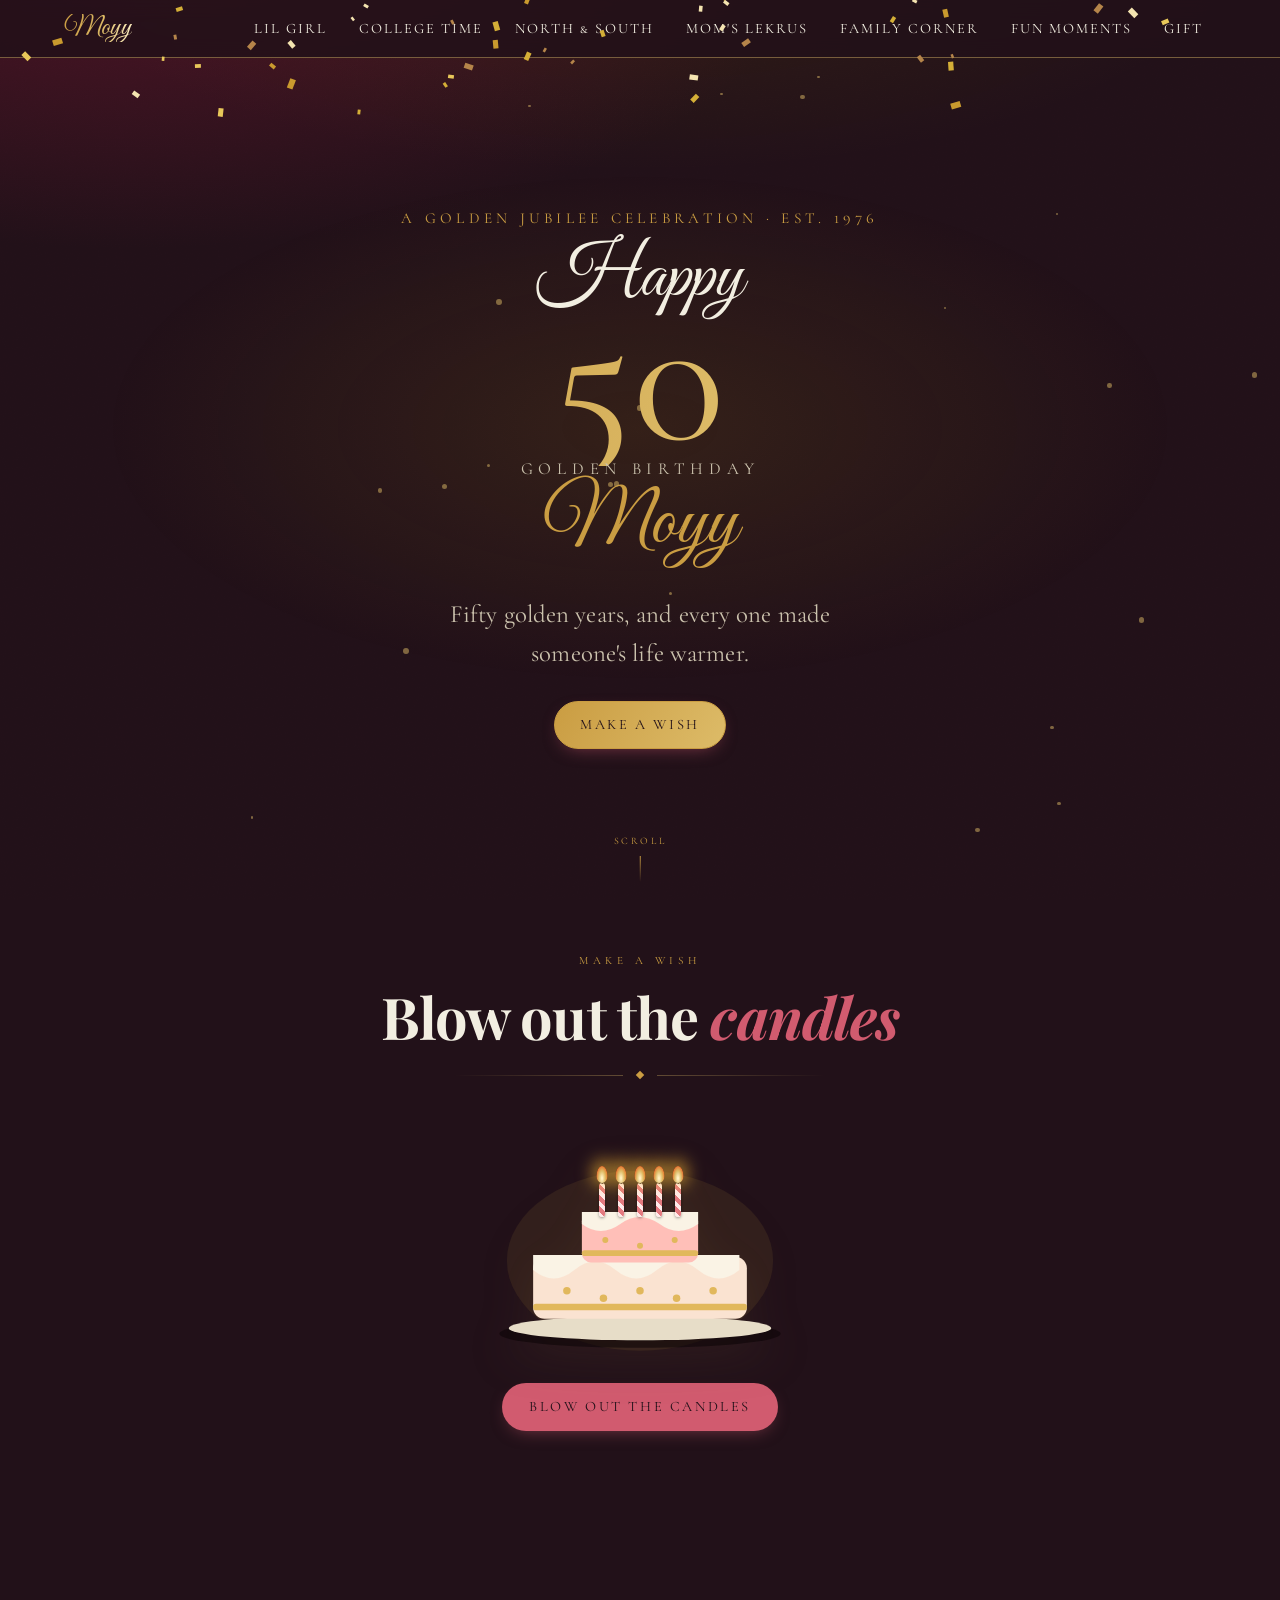
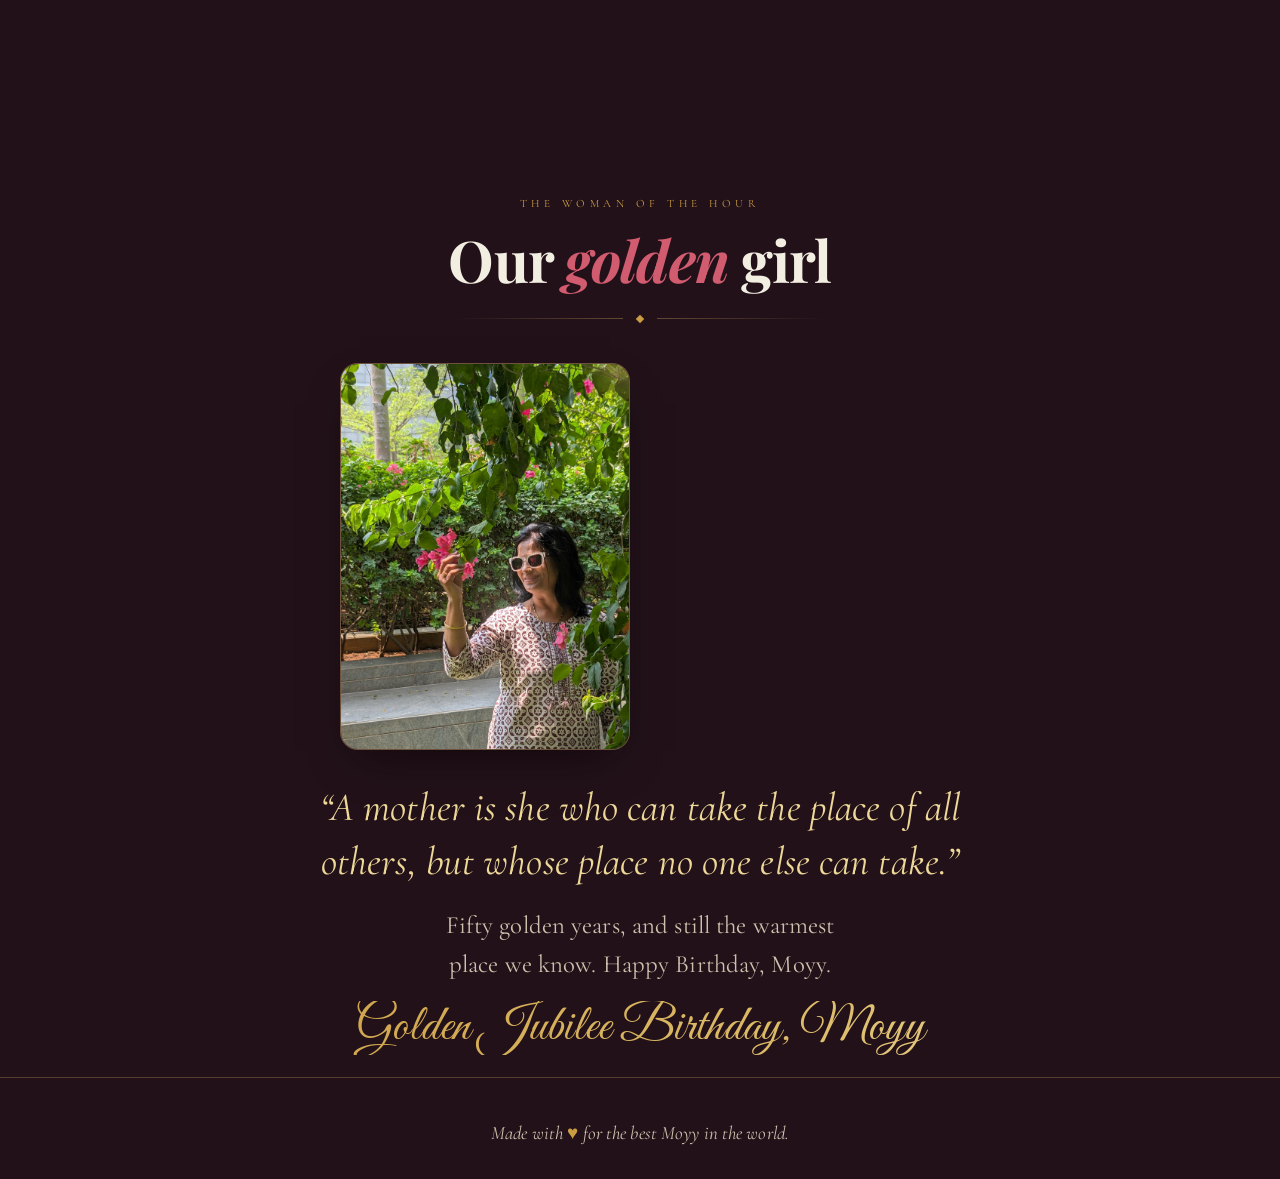
<file: index.html>
<!DOCTYPE html>
<html lang="en">
<head>
<meta charset="UTF-8" />
<meta name="viewport" content="width=device-width, initial-scale=1.0, viewport-fit=cover" />
<meta name="theme-color" content="#c99a2e" />
<title>Golden Jubilee · Happy 50th Birthday</title>
<meta name="description" content="A golden-jubilee keepsake for Mom's 50th birthday." />
<link rel="preconnect" href="https://fonts.googleapis.com" />
<link rel="preconnect" href="https://fonts.gstatic.com" crossorigin />
<link href="https://fonts.googleapis.com/css2?family=Playfair+Display:ital,wght@0,500;0,700;1,500&family=Cormorant+Garamond:ital,wght@0,400;0,500;0,600;1,400&family=Cormorant+SC:wght@500;600&family=Great+Vibes&display=swap" rel="stylesheet" />
<link rel="stylesheet" href="assets/style.css" />
</head>
<body data-page="home">
<canvas id="confetti"></canvas>

<header class="hero">
  <div class="hero-inner">
    <p class="kicker" data-cfg-static>A Golden Jubilee Celebration · Est. <span data-cfg="estYear">1976</span></p>
    <div class="happy">Happy</div>
    <div class="num foil">50</div>
    <div class="goldenjub">Golden Birthday</div>
    <div class="name script" data-cfg="momName">Mom</div>
    <p class="tag" data-cfg="tagline">Fifty golden years, and every one made someone's life warmer.</p>
    <div class="hero-cta">
      <a class="btn gold" href="#fun">Make a wish</a>
    </div>
  </div>
  <a class="scroll-cue" href="#fun" aria-label="Scroll down">Scroll<span></span></a>
</header>

<main class="wrap">
  <!-- FUN: blow out the candles -->
  <section id="fun" class="page">
    <div class="center">
      <p class="eyebrow reveal">Make a wish</p>
      <h2 class="page-title reveal">Blow out the <em>candles</em></h2>
      <div class="deco reveal"><span class="diamonds"><i></i><i></i><i></i></span><span class="dot"></span><span class="diamonds"><i></i><i></i><i></i></span></div>
    </div>
    <div class="cake-stage">
      <div class="cake reveal">
        <div class="candles" id="candles"></div>
        <svg viewBox="0 0 320 250" role="img" aria-label="A birthday cake">
          <!-- soft warm glow -->
          <ellipse cx="160" cy="150" rx="142" ry="96" fill="oklch(0.72 0.12 85 / 0.10)"/>
          <!-- plate -->
          <ellipse cx="160" cy="228" rx="150" ry="15" fill="oklch(0.12 0.02 350 / 0.55)"/>
          <ellipse cx="160" cy="222" rx="140" ry="13" fill="oklch(0.90 0.03 85)"/>
          <!-- bottom tier -->
          <rect x="46" y="146" width="228" height="66" rx="12" fill="oklch(0.93 0.035 60)"/>
          <path d="M46 160 q22 18 44 0 q22 -18 44 0 q22 18 44 0 q22 -18 44 0 q22 18 44 0 v-16 H46 Z" fill="oklch(0.965 0.02 85)"/>
          <rect x="46" y="196" width="228" height="7" rx="3" fill="oklch(0.80 0.12 85)"/>
          <!-- top tier -->
          <rect x="98" y="98" width="124" height="54" rx="10" fill="oklch(0.86 0.075 25)"/>
          <path d="M98 111 q20 15 41 0 q20 -15 42 0 q20 15 41 0 v-13 H98 Z" fill="oklch(0.965 0.02 85)"/>
          <rect x="98" y="139" width="124" height="6" rx="3" fill="oklch(0.80 0.12 85)"/>
          <!-- gold dots -->
          <g fill="oklch(0.80 0.12 85)">
            <circle cx="82" cy="182" r="4"/><circle cx="121" cy="190" r="4"/><circle cx="160" cy="182" r="4"/><circle cx="199" cy="190" r="4"/><circle cx="238" cy="182" r="4"/>
            <circle cx="123" cy="128" r="3.2"/><circle cx="160" cy="134" r="3.2"/><circle cx="197" cy="128" r="3.2"/>
          </g>
        </svg>
      </div>
      <button class="btn" id="blow-btn">Blow out the candles</button>
      <div class="cake-msg" id="cake-msg">
        <p class="big script" data-cfg="wishText">Here's to you, always.</p>
        <p data-cfg="wishSub">Fifty candles, and not one shines as bright as you do. We love you. ✨</p>
        <a class="btn gold" href="gift.html" style="margin-top:0.6rem;">Open your gift</a>
      </div>
    </div>
  </section>

  <!-- MOM PHOTO SHOWCASE -->
  <section id="showcase" class="page">
    <div class="center">
      <p class="eyebrow reveal">The woman of the hour</p>
      <h2 class="page-title reveal">Our <em>golden</em> girl</h2>
      <div class="deco reveal"><span class="diamonds"><i></i><i></i><i></i></span><span class="dot"></span><span class="diamonds"><i></i><i></i><i></i></span></div>
    </div>
    <div class="photo-showcase" data-photos="momPhotos"></div>
    <div class="center" style="margin-top:1.9rem;">
      <blockquote class="pull-quote reveal">&ldquo;A mother is she who can take the place of all others, but whose place no one else can take.&rdquo;</blockquote>
      <p class="lead reveal">Fifty golden years, and still the warmest place we know. Happy Birthday, Moyy.</p>
      <p class="script foil reveal" style="font-size:clamp(1.9rem,10vw,3.2rem); line-height:1.05; margin:0.6rem 0 0;">Golden Jubilee Birthday, Moyy</p>
    </div>
  </section>

</main>

<script src="assets/config.js"></script>
<script src="assets/app.js"></script>
</body>
</html>
</file>
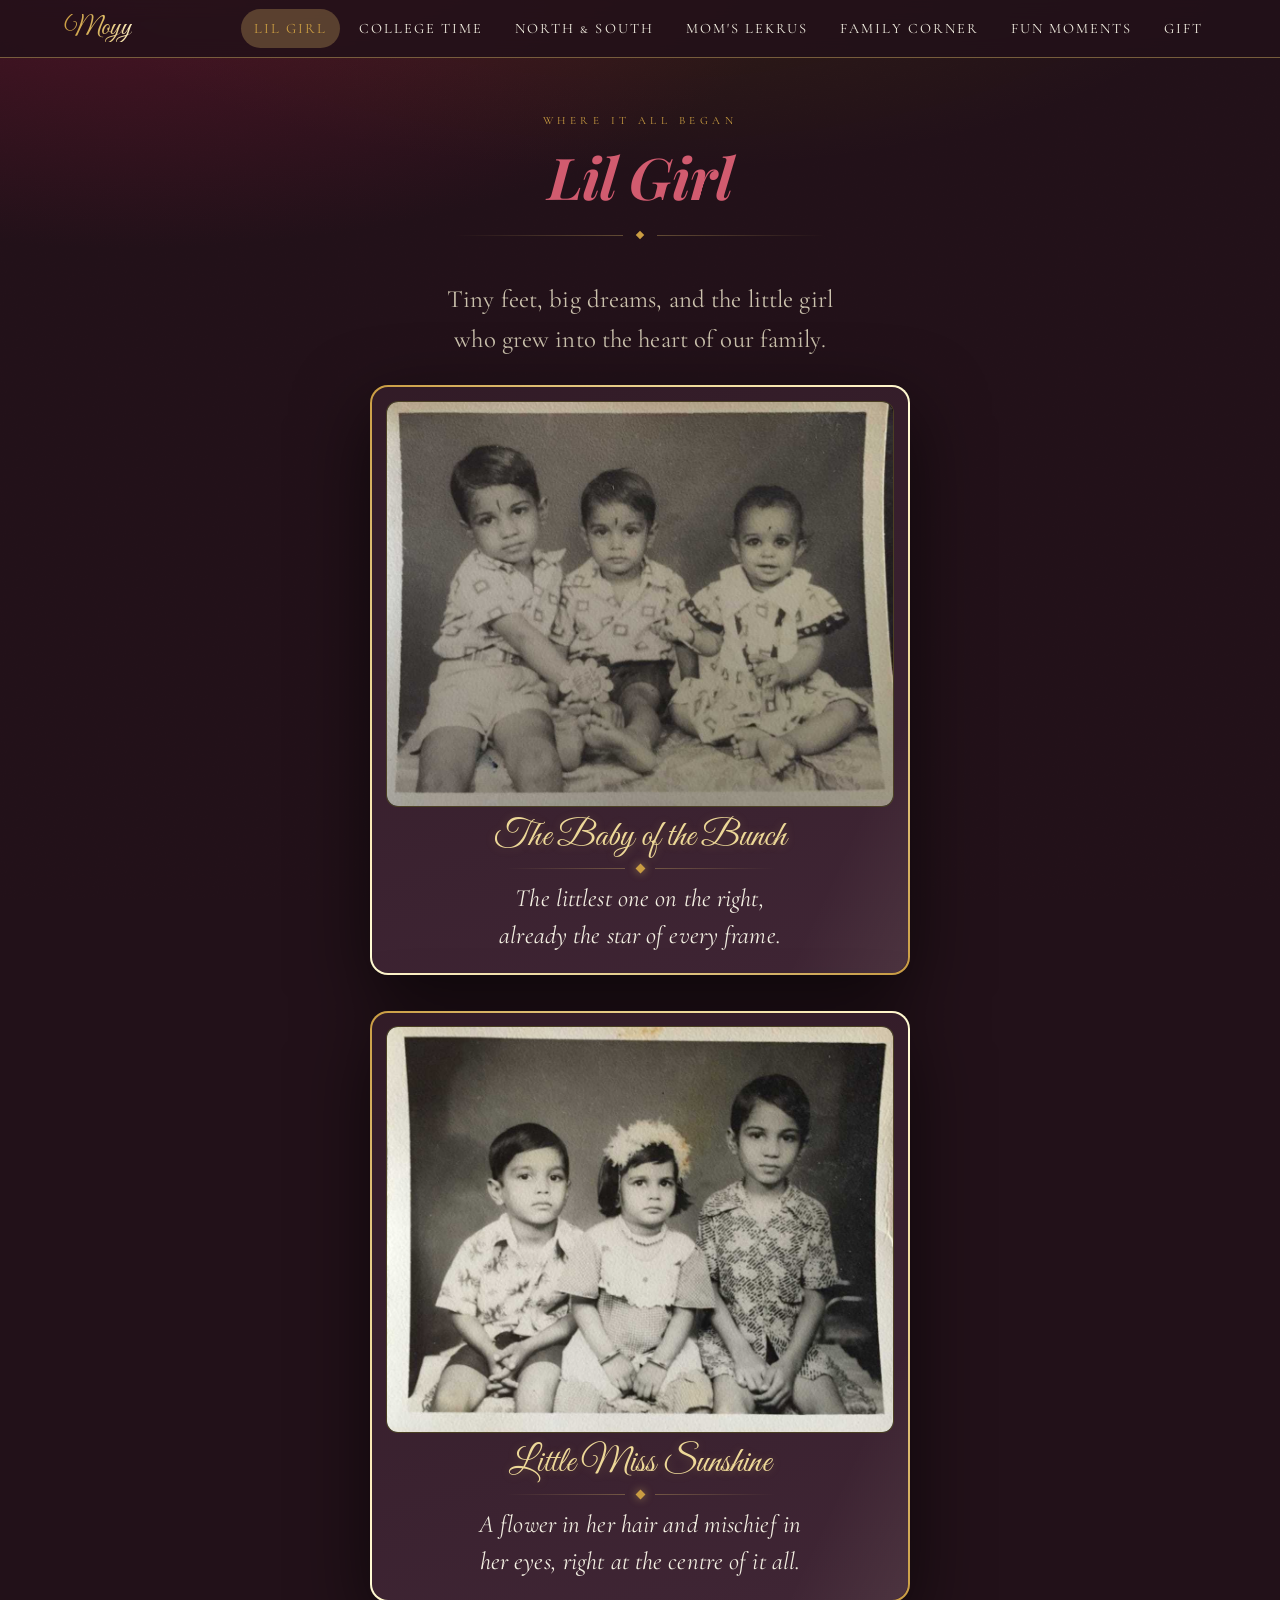
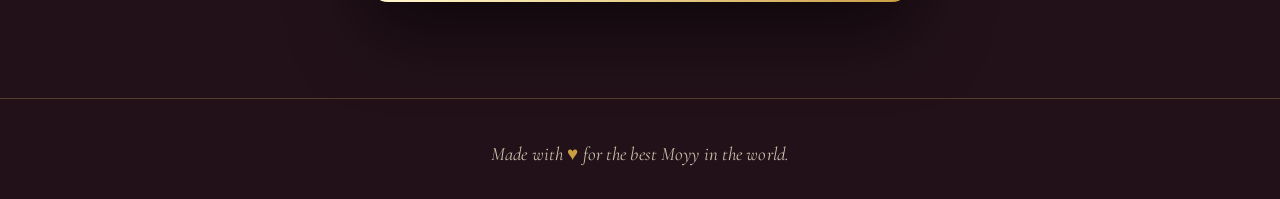
<file: bachpan.html>
<!DOCTYPE html>
<html lang="en">
<head>
<meta charset="UTF-8" />
<meta name="viewport" content="width=device-width, initial-scale=1.0, viewport-fit=cover" />
<meta name="theme-color" content="#c99a2e" />
<title>Lil Girl</title>
<link rel="preconnect" href="https://fonts.googleapis.com" />
<link rel="preconnect" href="https://fonts.gstatic.com" crossorigin />
<link href="https://fonts.googleapis.com/css2?family=Playfair+Display:ital,wght@0,500;0,700;1,500&family=Cormorant+Garamond:ital,wght@0,400;0,500;0,600;1,400&family=Cormorant+SC:wght@500;600&family=Great+Vibes&display=swap" rel="stylesheet" />
<link rel="stylesheet" href="assets/style.css" />
</head>
<body data-page="bachpan">
<main class="wrap">
  <section class="page">
    <div class="center">
      <p class="eyebrow reveal">Where it all began</p>
      <h1 class="page-title reveal"><em>Lil Girl</em></h1>
      <div class="deco reveal"><span class="diamonds"><i></i><i></i><i></i></span><span class="dot"></span><span class="diamonds"><i></i><i></i><i></i></span></div>
      <p class="lead reveal">Tiny feet, big dreams, and the little girl who grew into the heart of our family.</p>
    </div>

    <div class="cardstack" data-cards="bachpanStory"></div>
  </section>
</main>
<script src="assets/config.js"></script>
<script src="assets/app.js"></script>
</body>
</html>
</file>
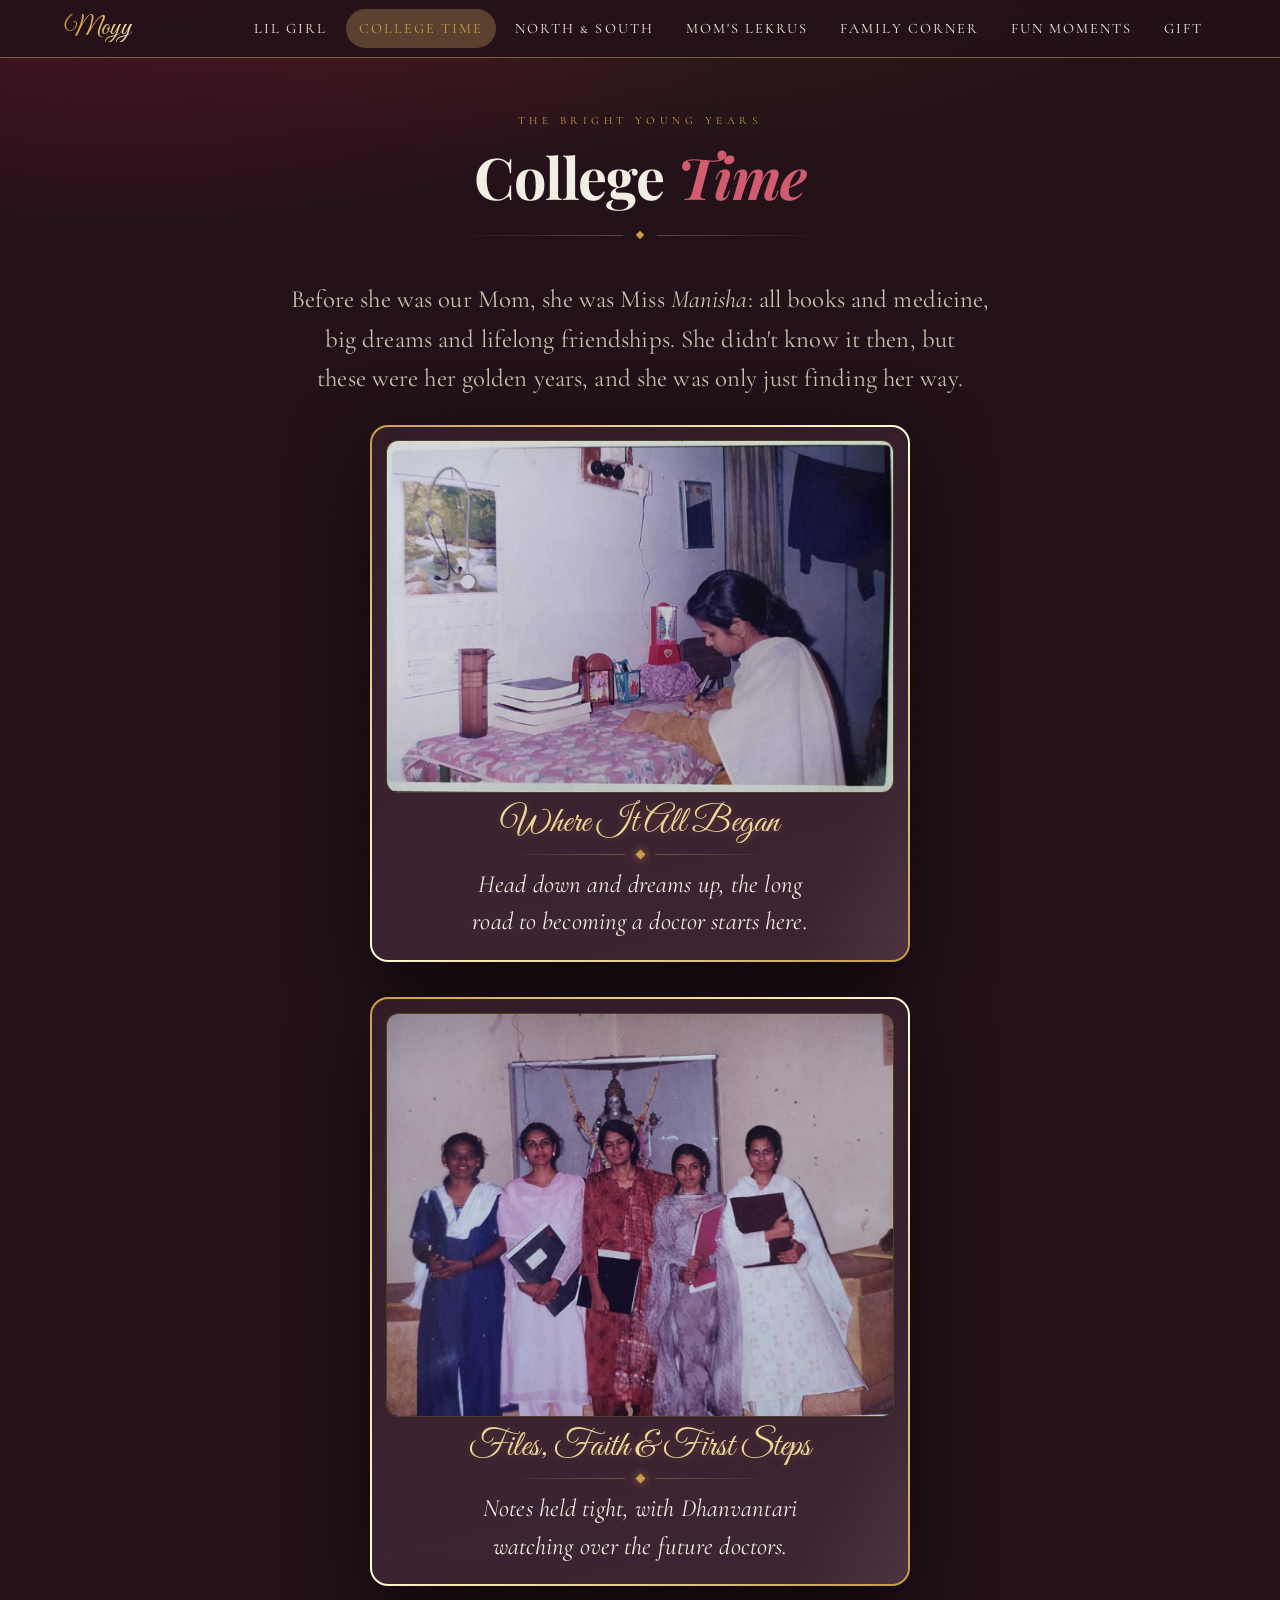
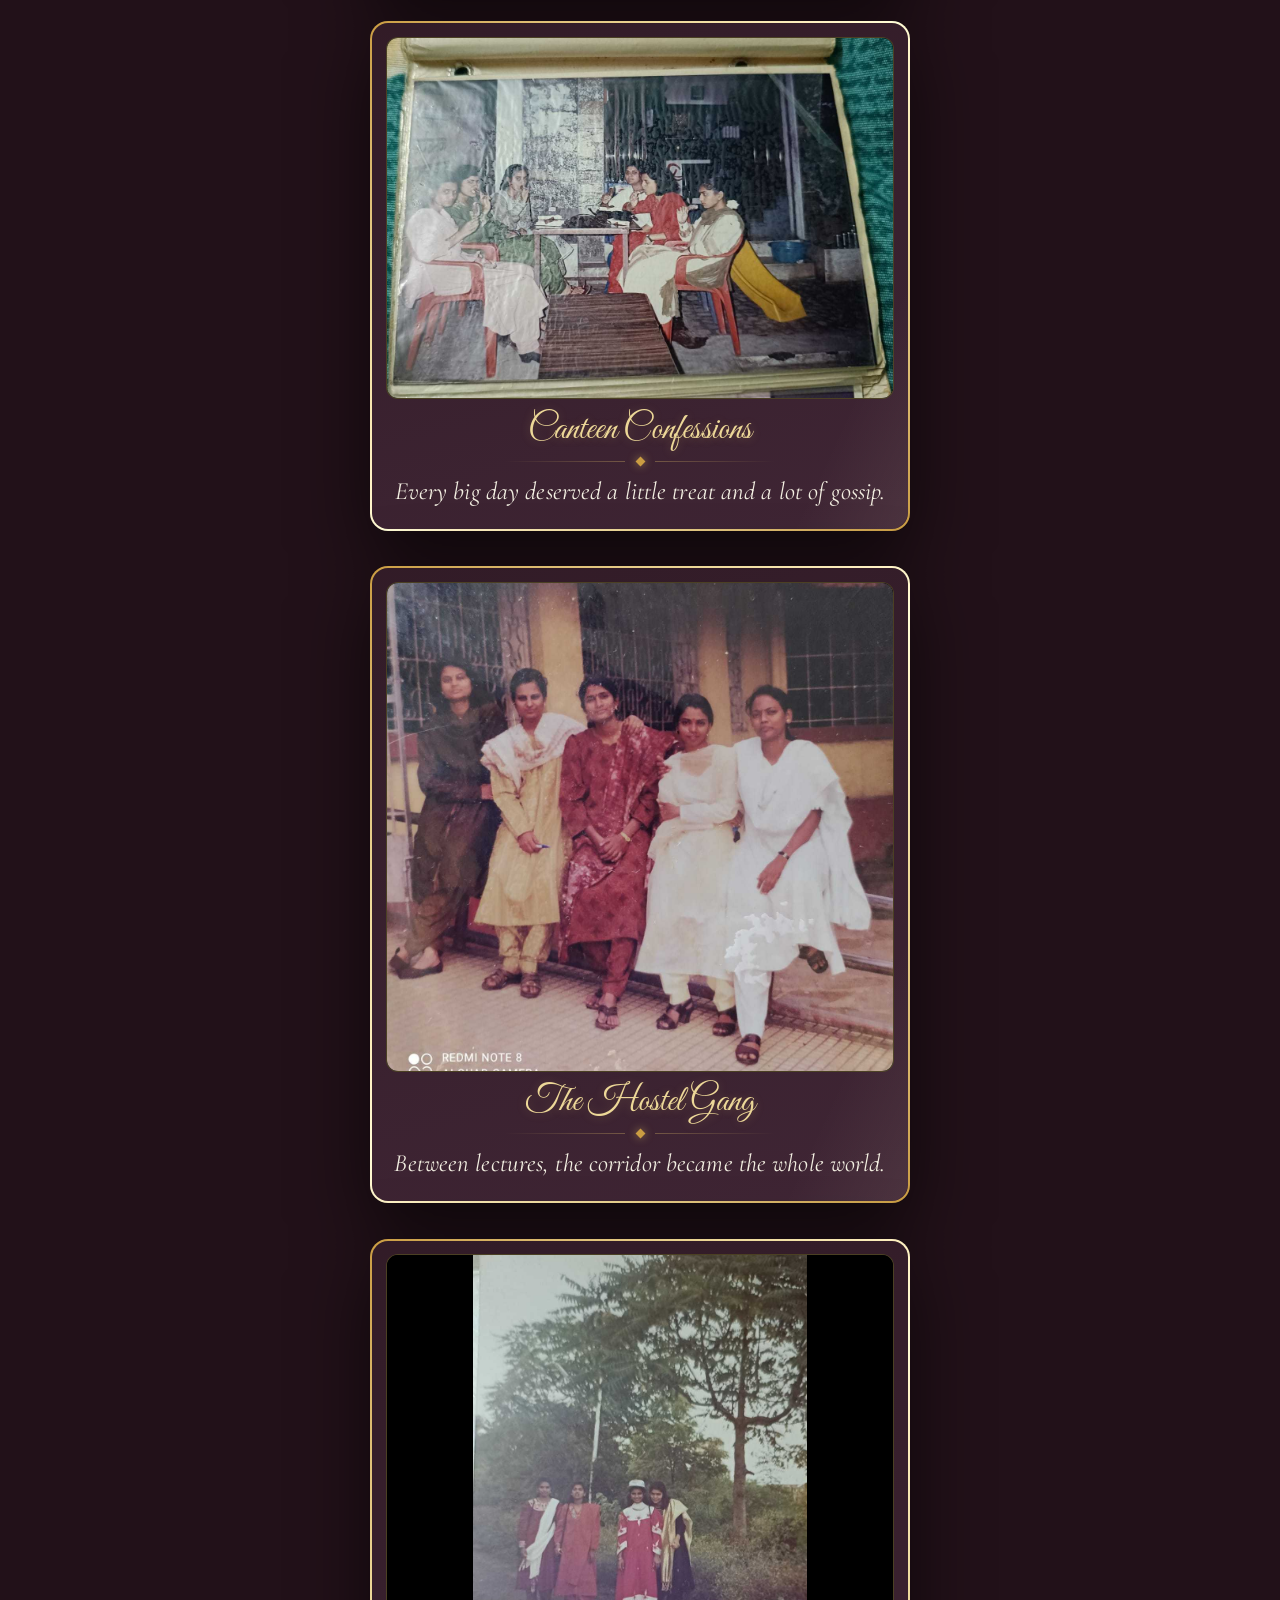
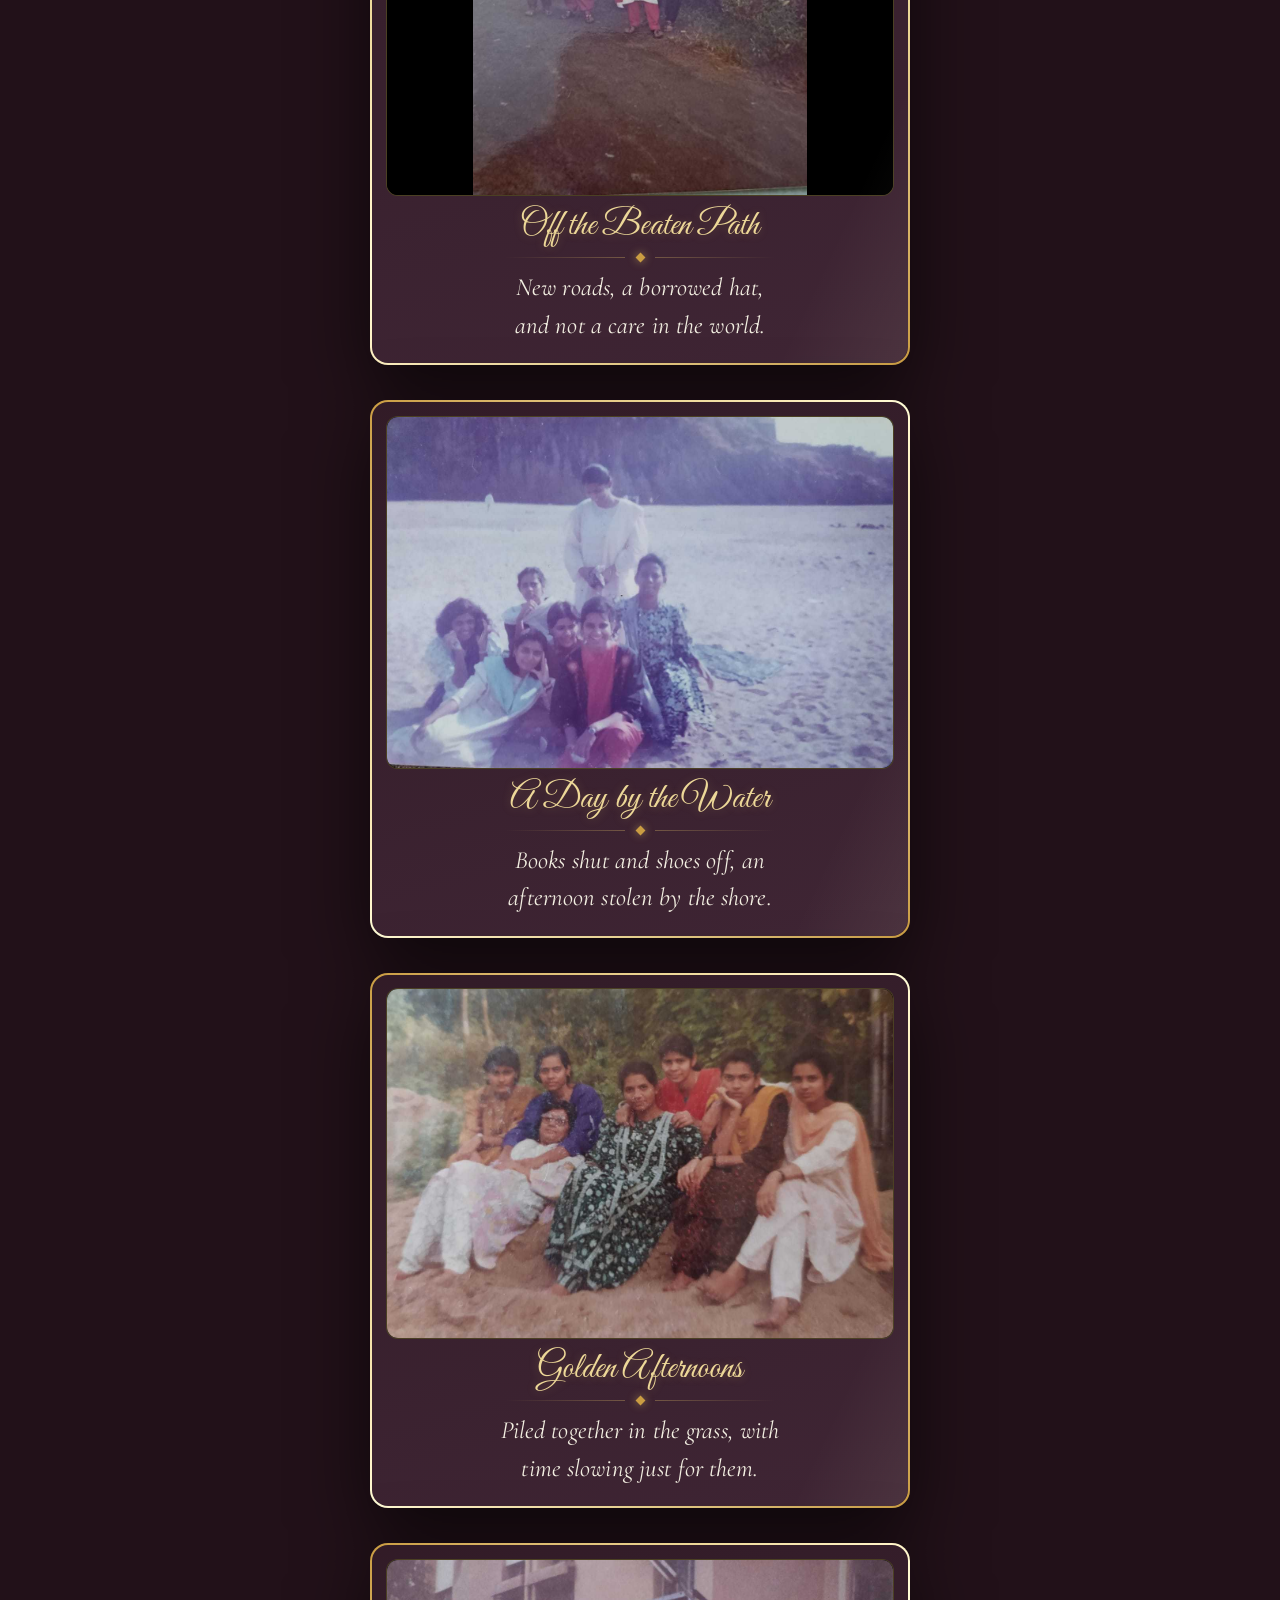
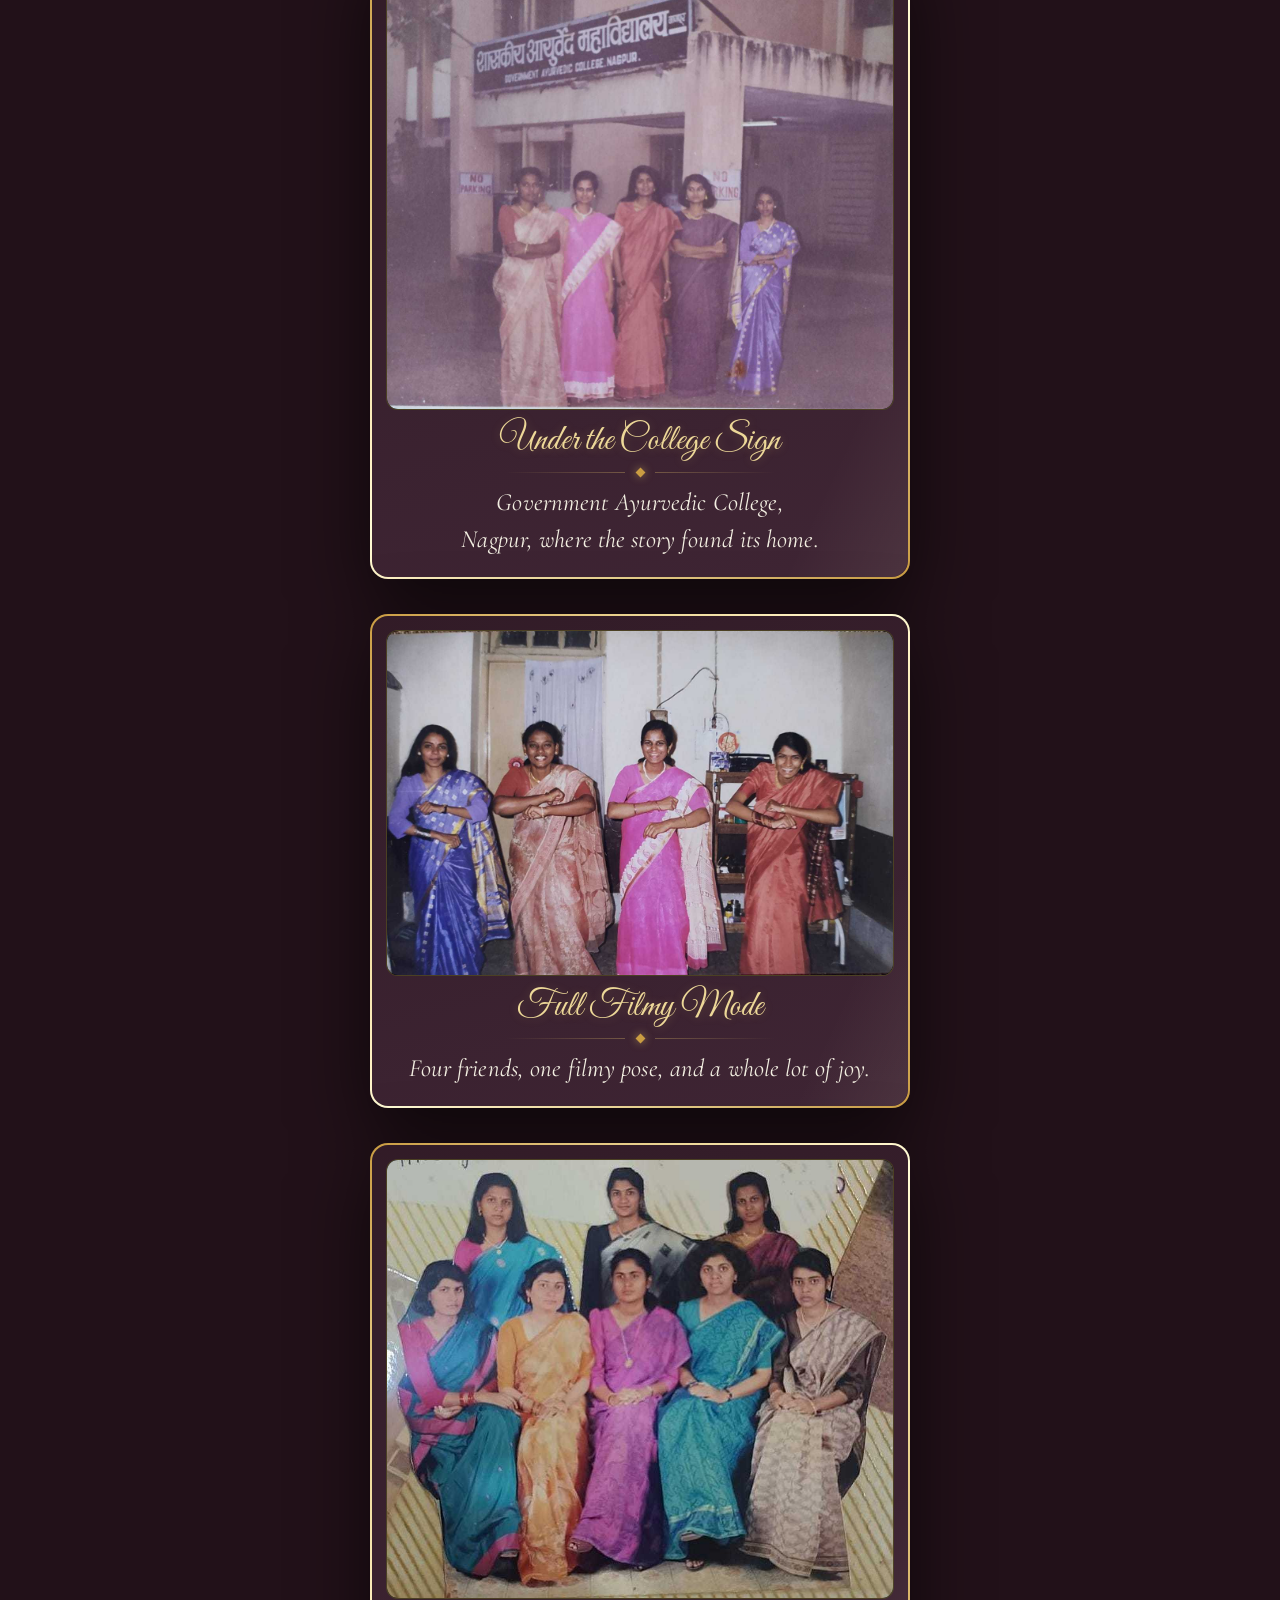
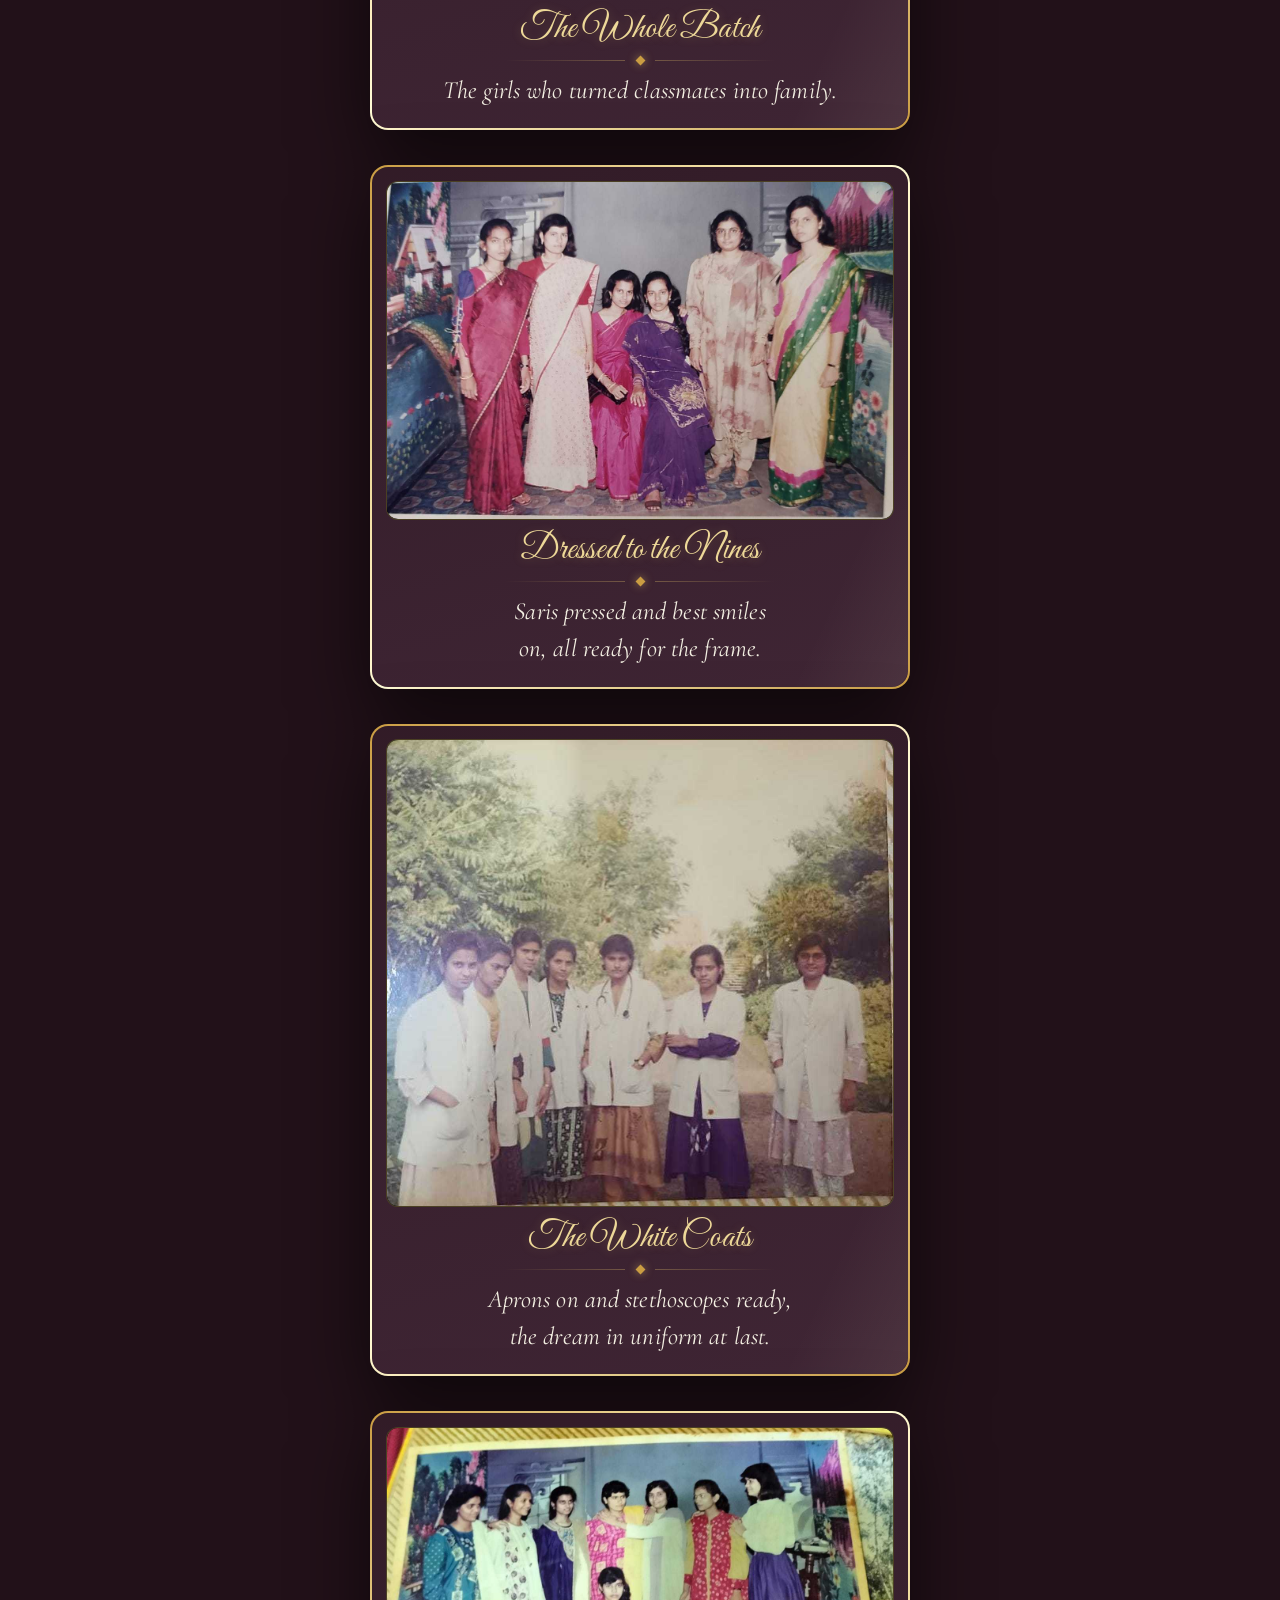
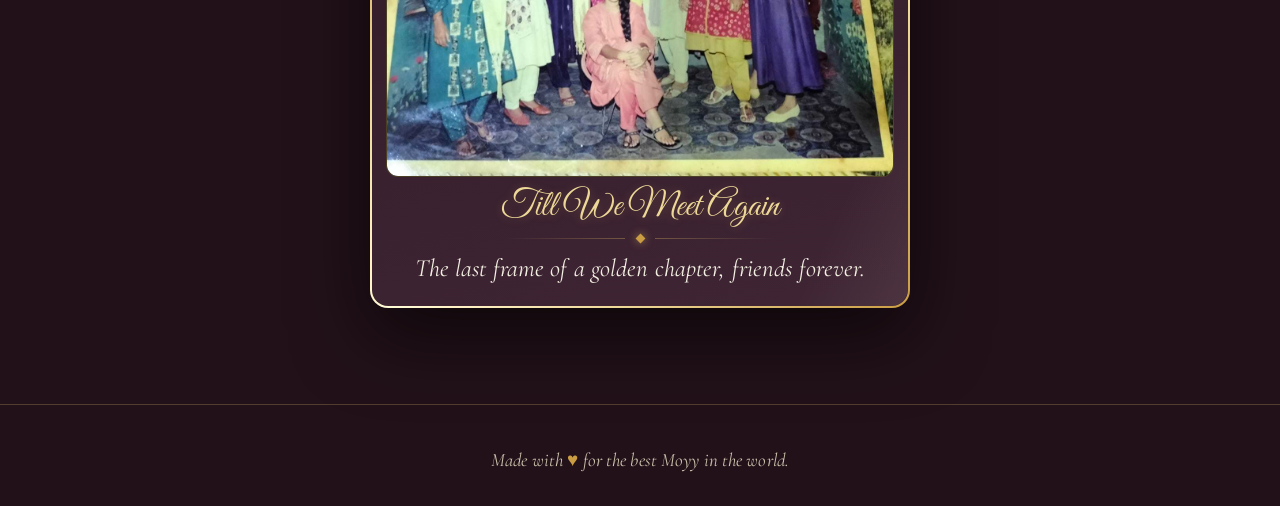
<file: college.html>
<!DOCTYPE html>
<html lang="en">
<head>
<meta charset="UTF-8" />
<meta name="viewport" content="width=device-width, initial-scale=1.0, viewport-fit=cover" />
<meta name="theme-color" content="#c99a2e" />
<title>College Time</title>
<link rel="preconnect" href="https://fonts.googleapis.com" />
<link rel="preconnect" href="https://fonts.gstatic.com" crossorigin />
<link href="https://fonts.googleapis.com/css2?family=Playfair+Display:ital,wght@0,500;0,700;1,500&family=Cormorant+Garamond:ital,wght@0,400;0,500;0,600;1,400&family=Cormorant+SC:wght@500;600&family=Great+Vibes&display=swap" rel="stylesheet" />
<link rel="stylesheet" href="assets/style.css" />
</head>
<body data-page="college">
<main class="wrap">
  <section class="page">
    <div class="center">
      <p class="eyebrow reveal">The bright young years</p>
      <h1 class="page-title reveal">College <em>Time</em></h1>
      <div class="deco reveal"><span class="diamonds"><i></i><i></i><i></i></span><span class="dot"></span><span class="diamonds"><i></i><i></i><i></i></span></div>
      <p class="lead reveal">Before she was our Mom, she was Miss <em>Manisha</em>: all books and medicine, big dreams and lifelong friendships. She didn't know it then, but these were her golden years, and she was only just finding her way.</p>
    </div>
    <div class="cardstack" data-cards="collegeTime"></div>
  </section>
</main>
<script src="assets/config.js"></script>
<script src="assets/app.js"></script>
</body>
</html>
</file>
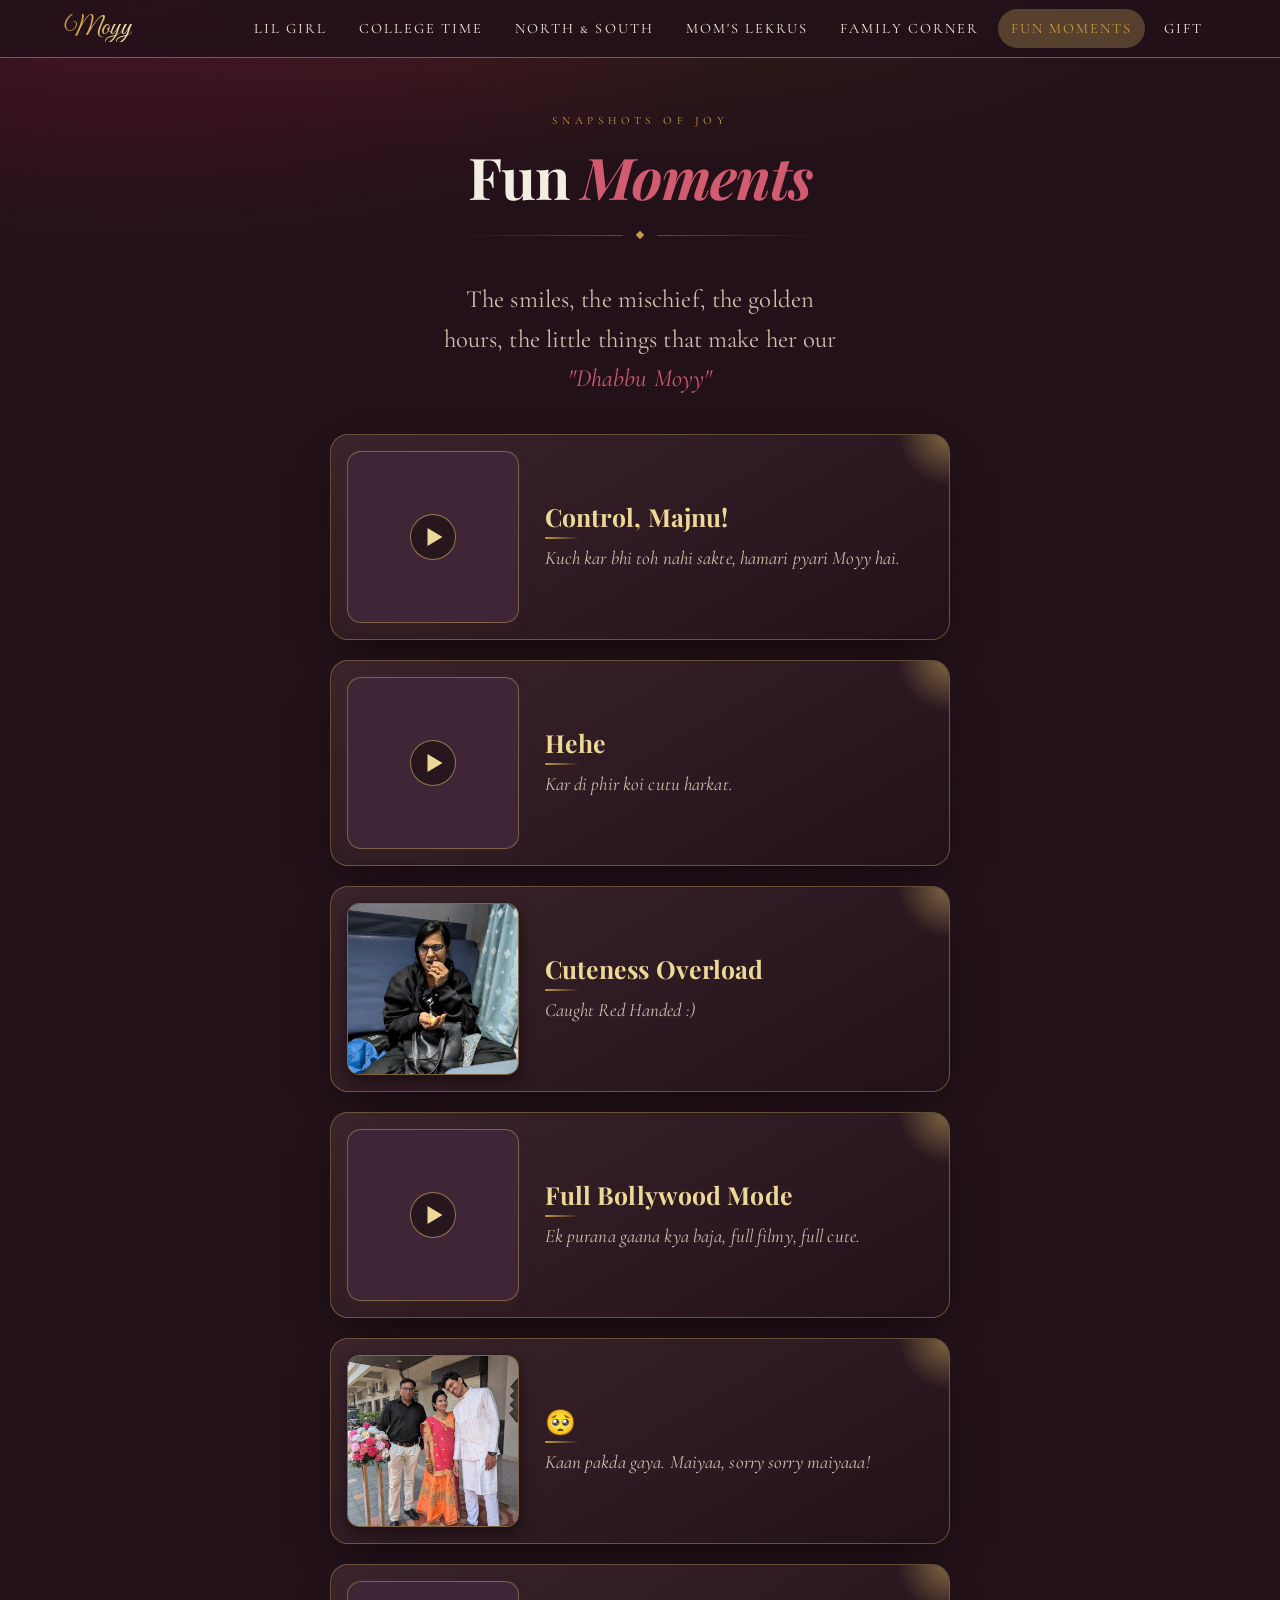
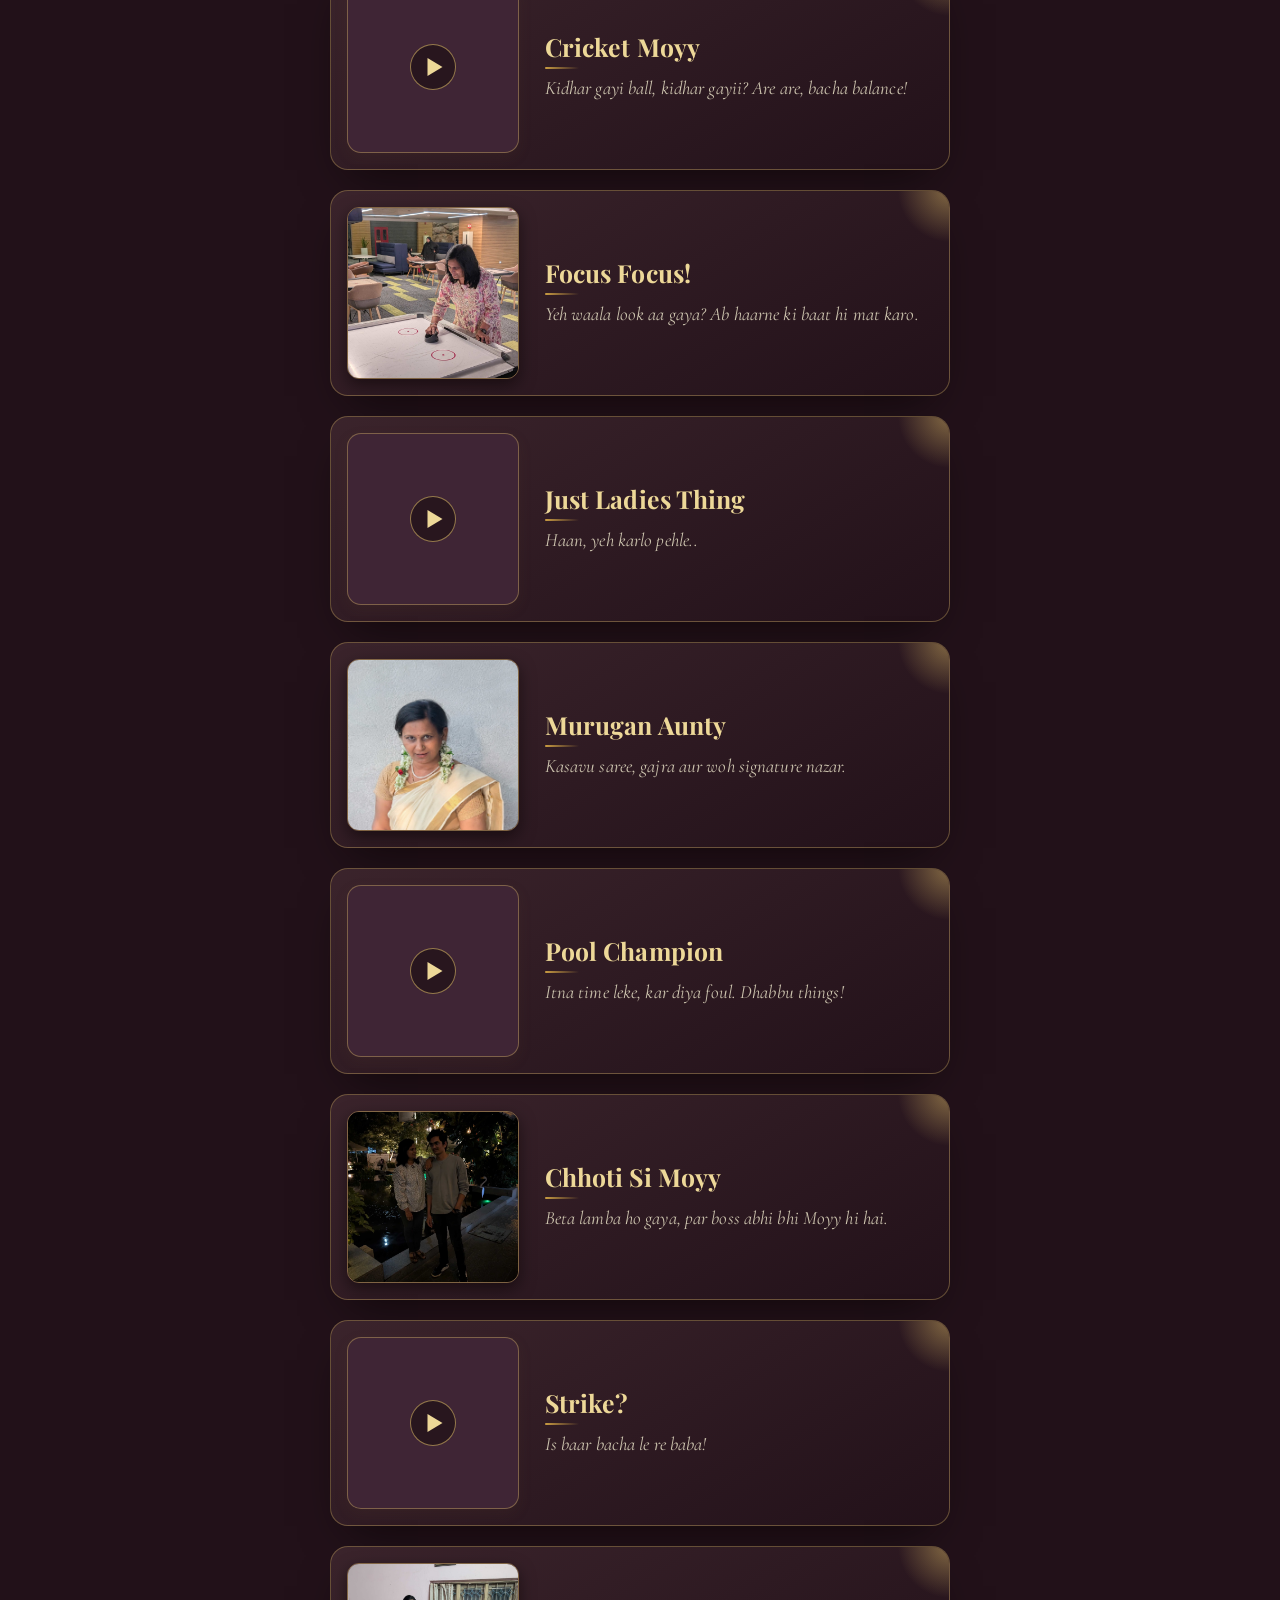
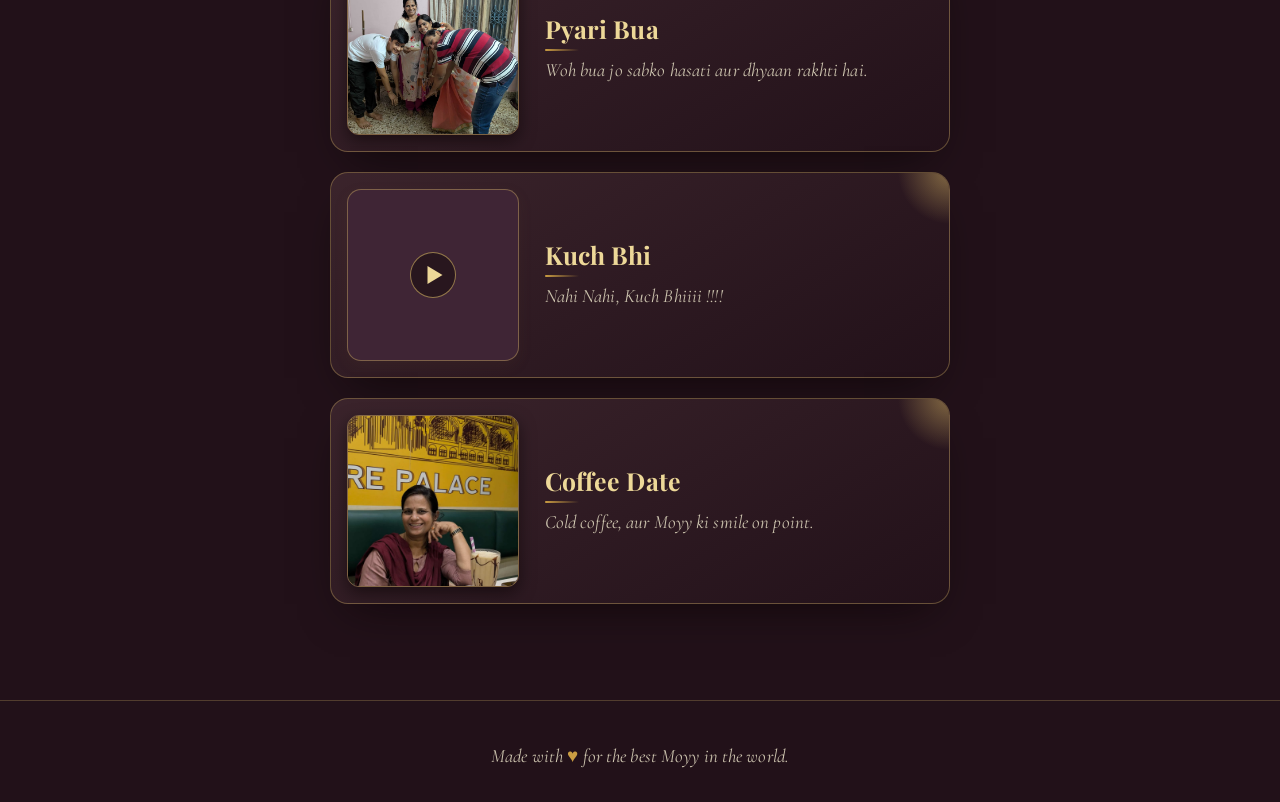
<file: cute-moments.html>
<!DOCTYPE html>
<html lang="en">
<head>
<meta charset="UTF-8" />
<meta name="viewport" content="width=device-width, initial-scale=1.0, viewport-fit=cover" />
<meta name="theme-color" content="#c99a2e" />
<title>Fun Moments</title>
<link rel="preconnect" href="https://fonts.googleapis.com" />
<link rel="preconnect" href="https://fonts.gstatic.com" crossorigin />
<link href="https://fonts.googleapis.com/css2?family=Playfair+Display:ital,wght@0,500;0,700;1,500&family=Cormorant+Garamond:ital,wght@0,400;0,500;0,600;1,400&family=Cormorant+SC:wght@500;600&family=Great+Vibes&display=swap" rel="stylesheet" />
<link rel="stylesheet" href="assets/style.css" />
</head>
<body data-page="cute-moments">
<main class="wrap">
  <section class="page">
    <div class="center">
      <p class="eyebrow reveal">Snapshots of joy</p>
      <h1 class="page-title reveal">Fun <em>Moments</em></h1>
      <div class="deco reveal"><span class="diamonds"><i></i><i></i><i></i></span><span class="dot"></span><span class="diamonds"><i></i><i></i><i></i></span></div>
      <p class="lead reveal">The smiles, the mischief, the golden hours, the little things that make her our<br /><em style="color: var(--accent);">"Dhabbu Moyy"</em></p>
    </div>
    <ol class="timeline" data-timeline="cuteMoments"></ol>
  </section>
</main>
<script src="assets/config.js"></script>
<script src="assets/app.js"></script>
</body>
</html>
</file>
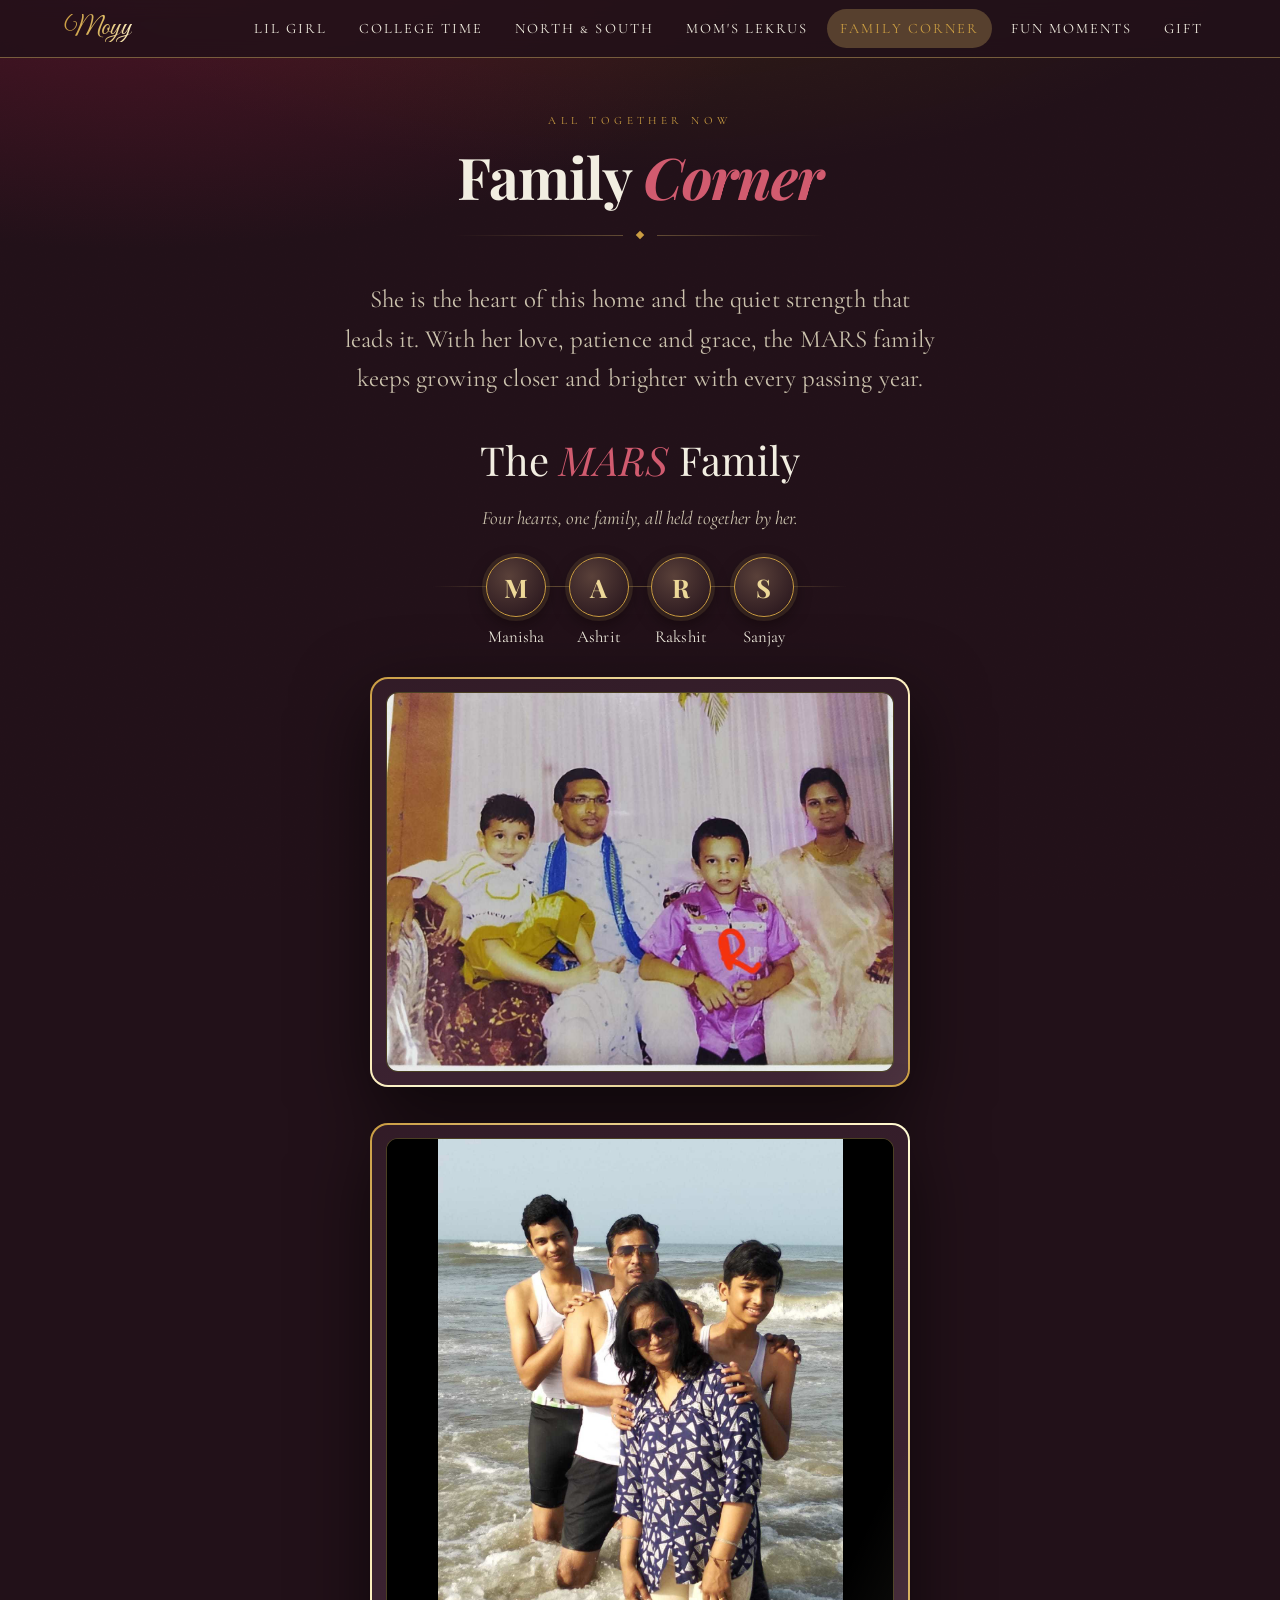
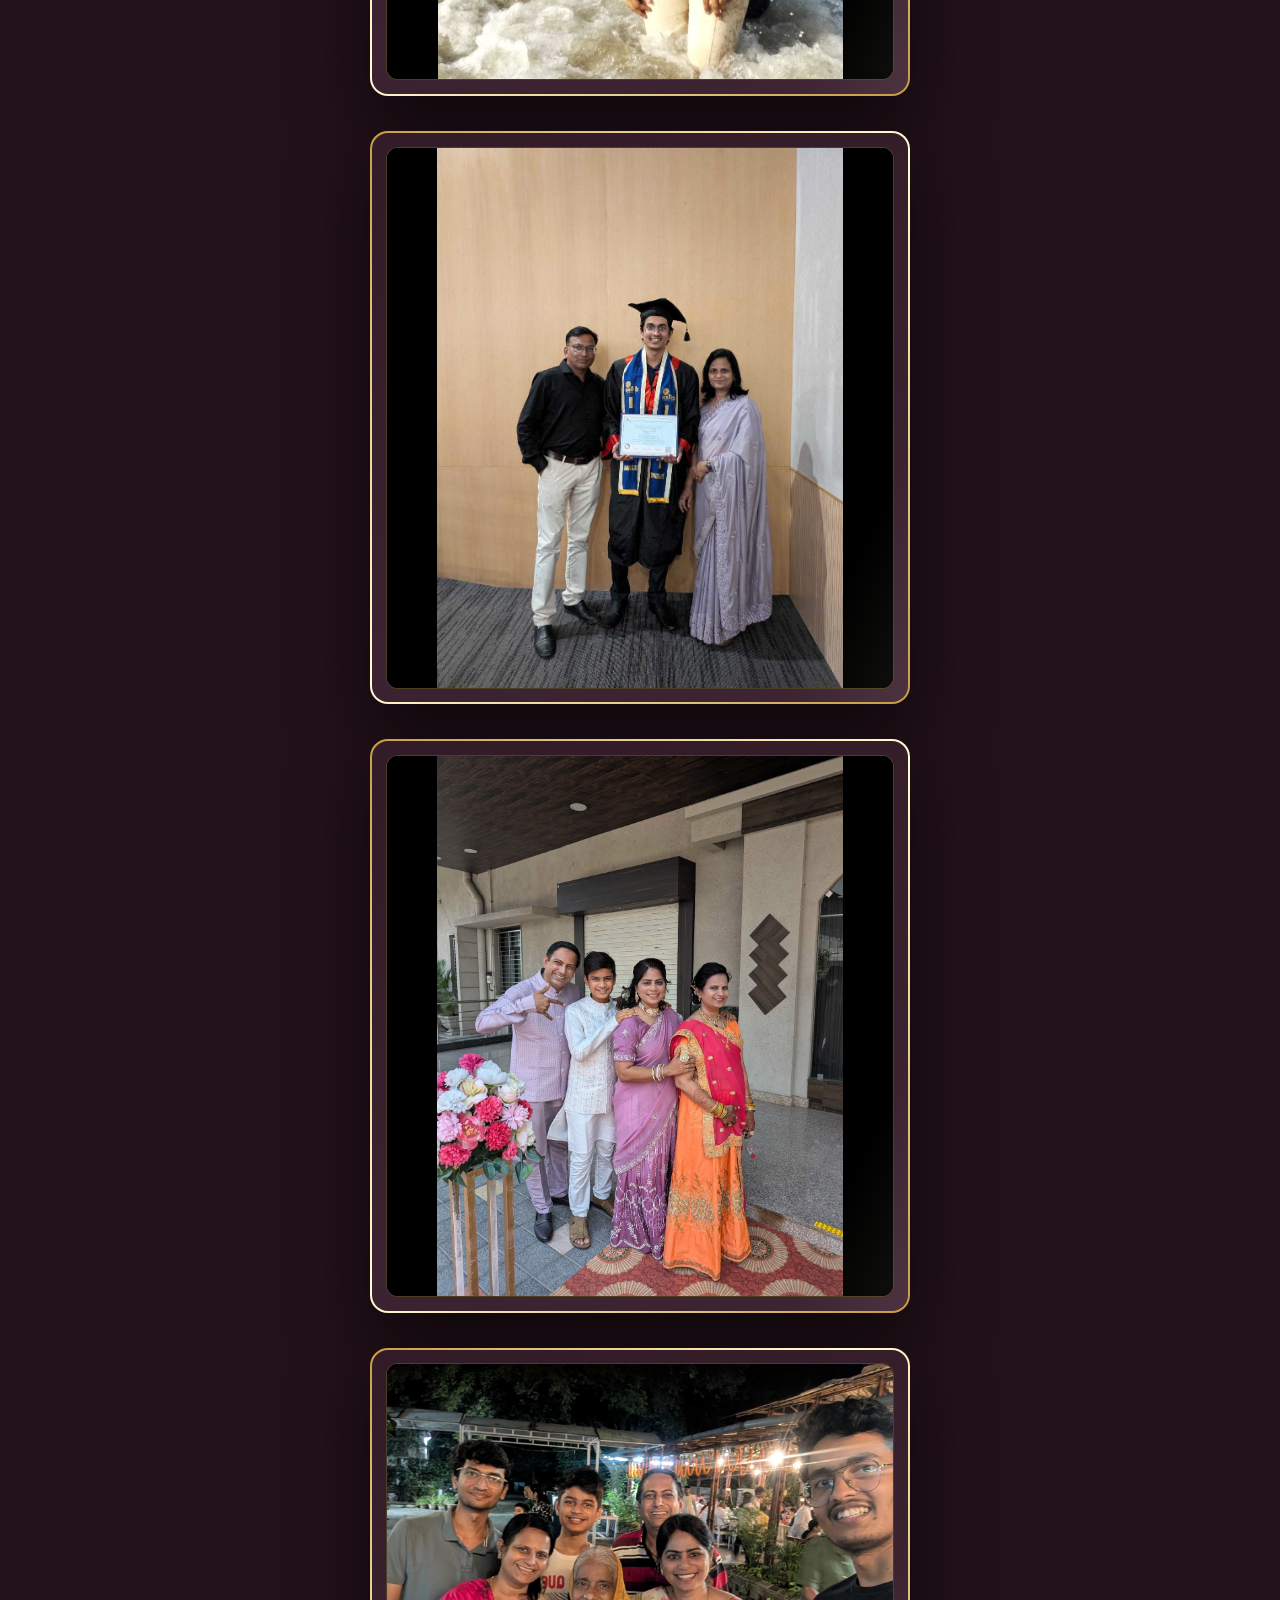
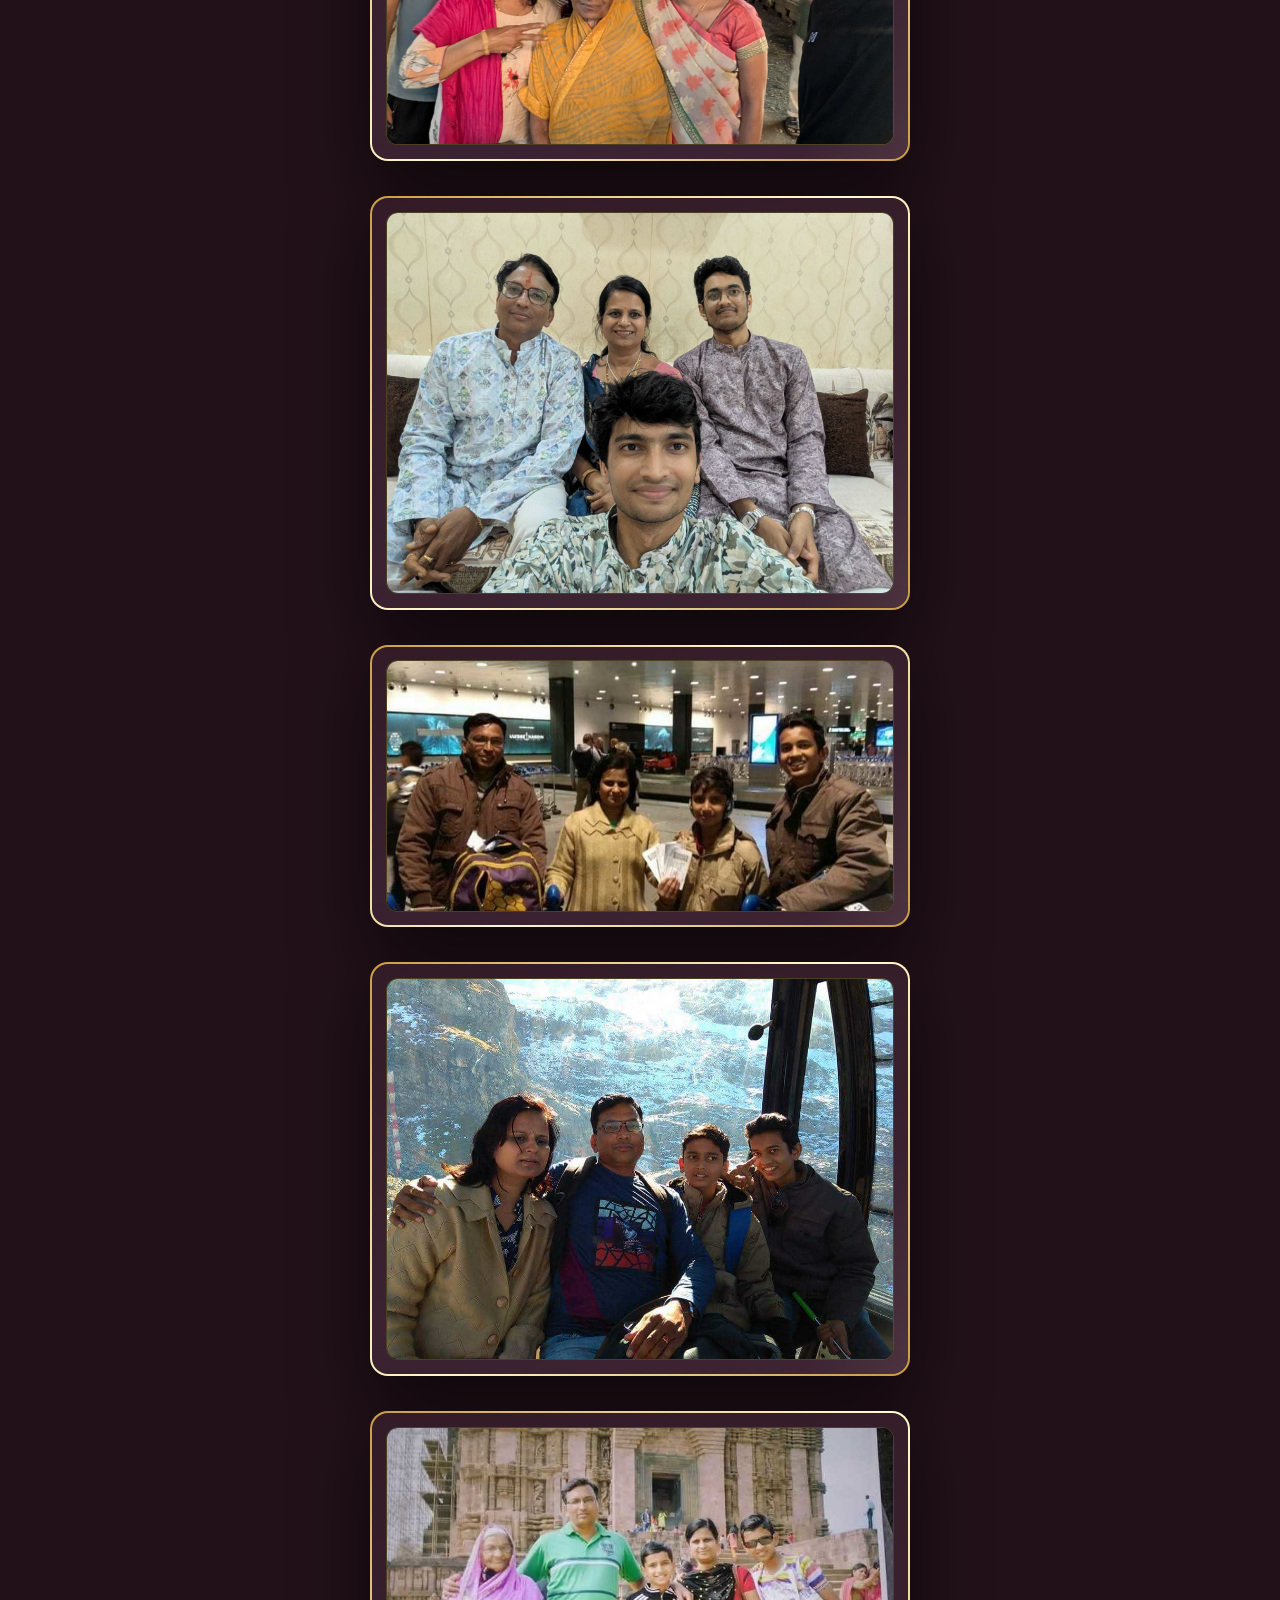
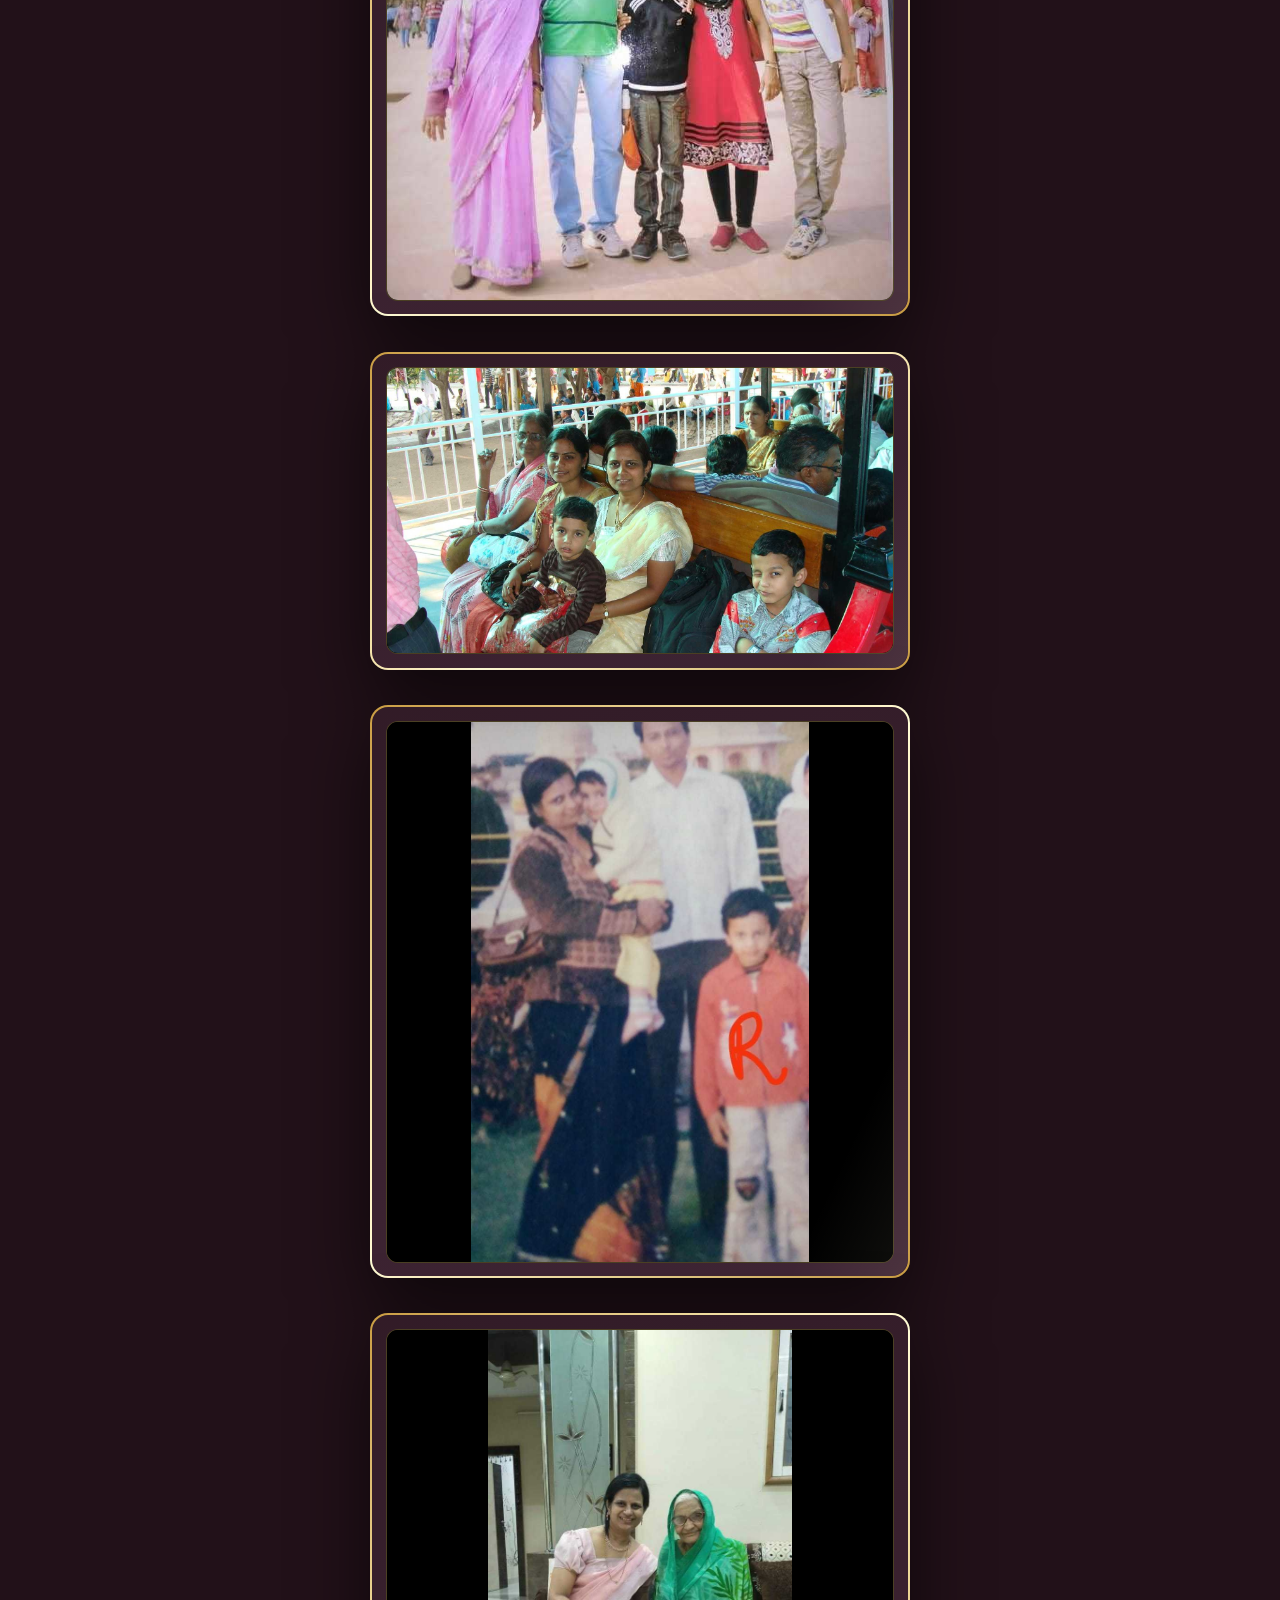
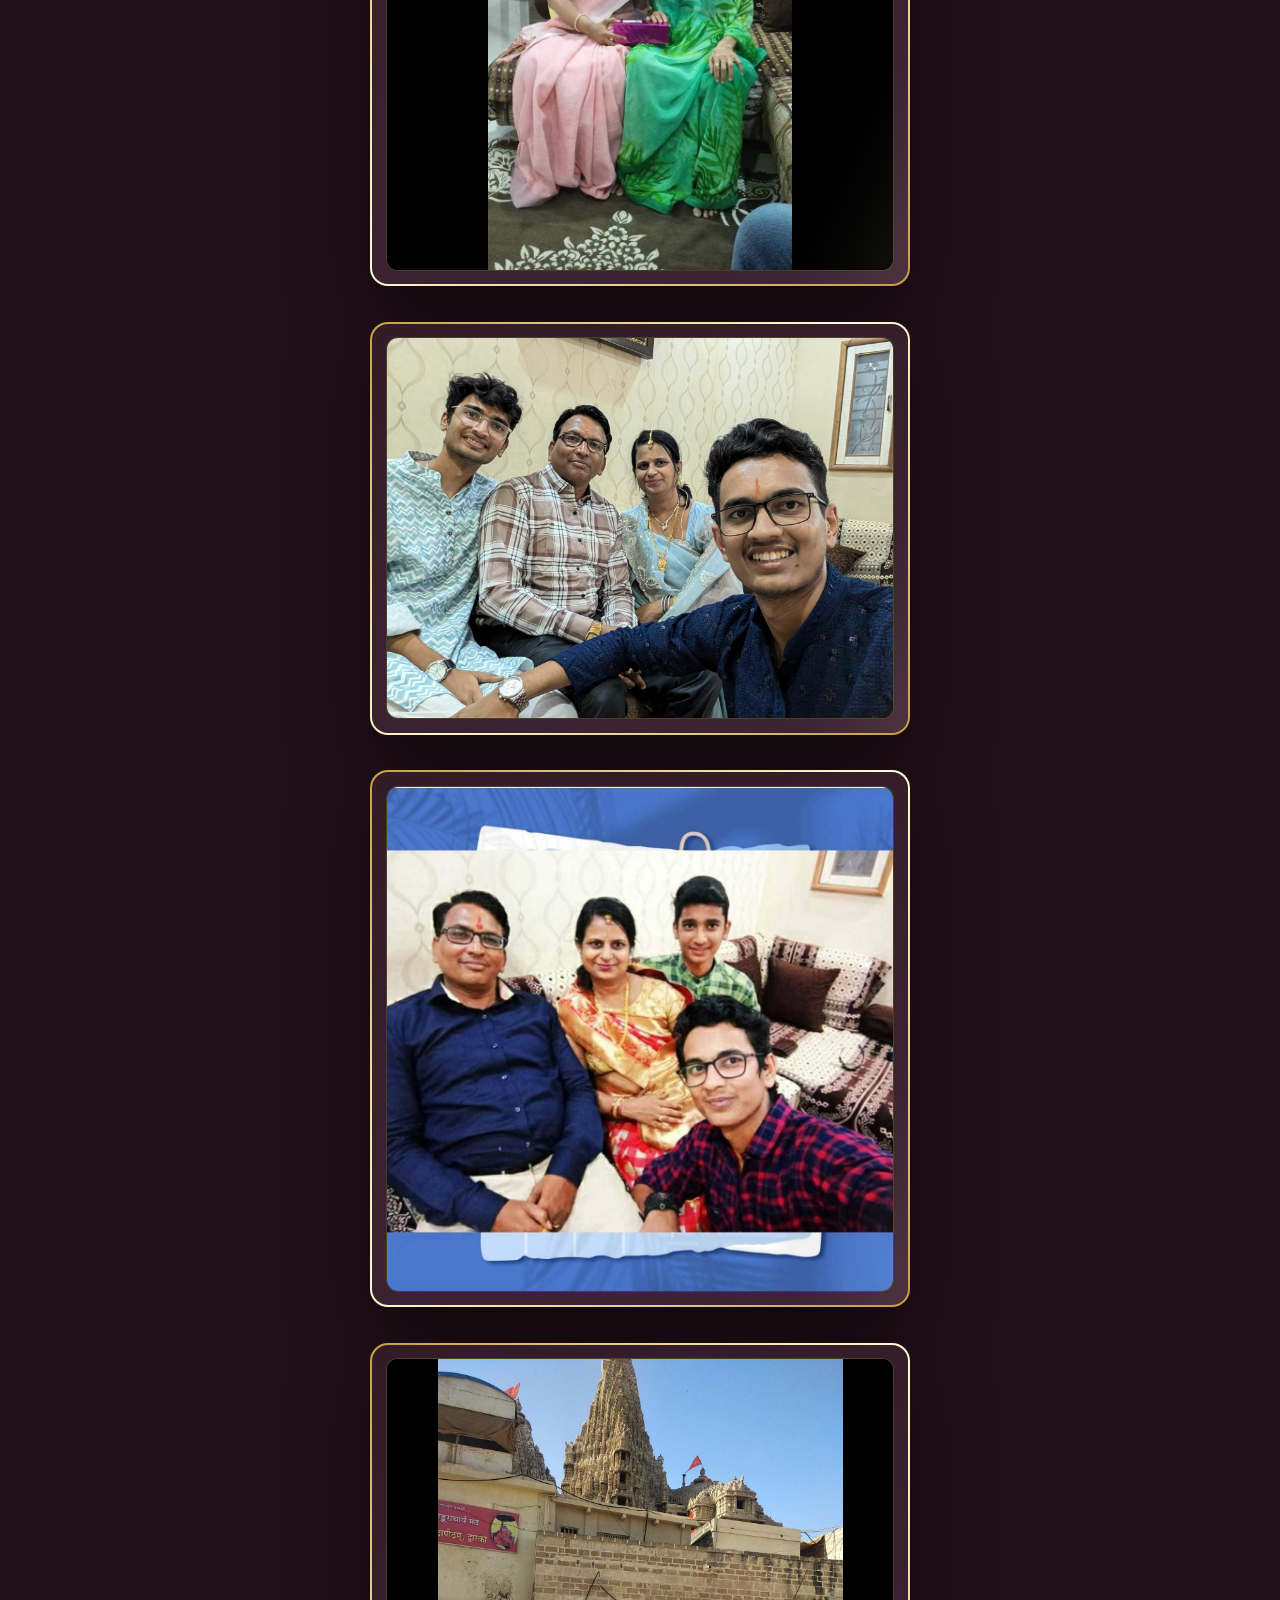
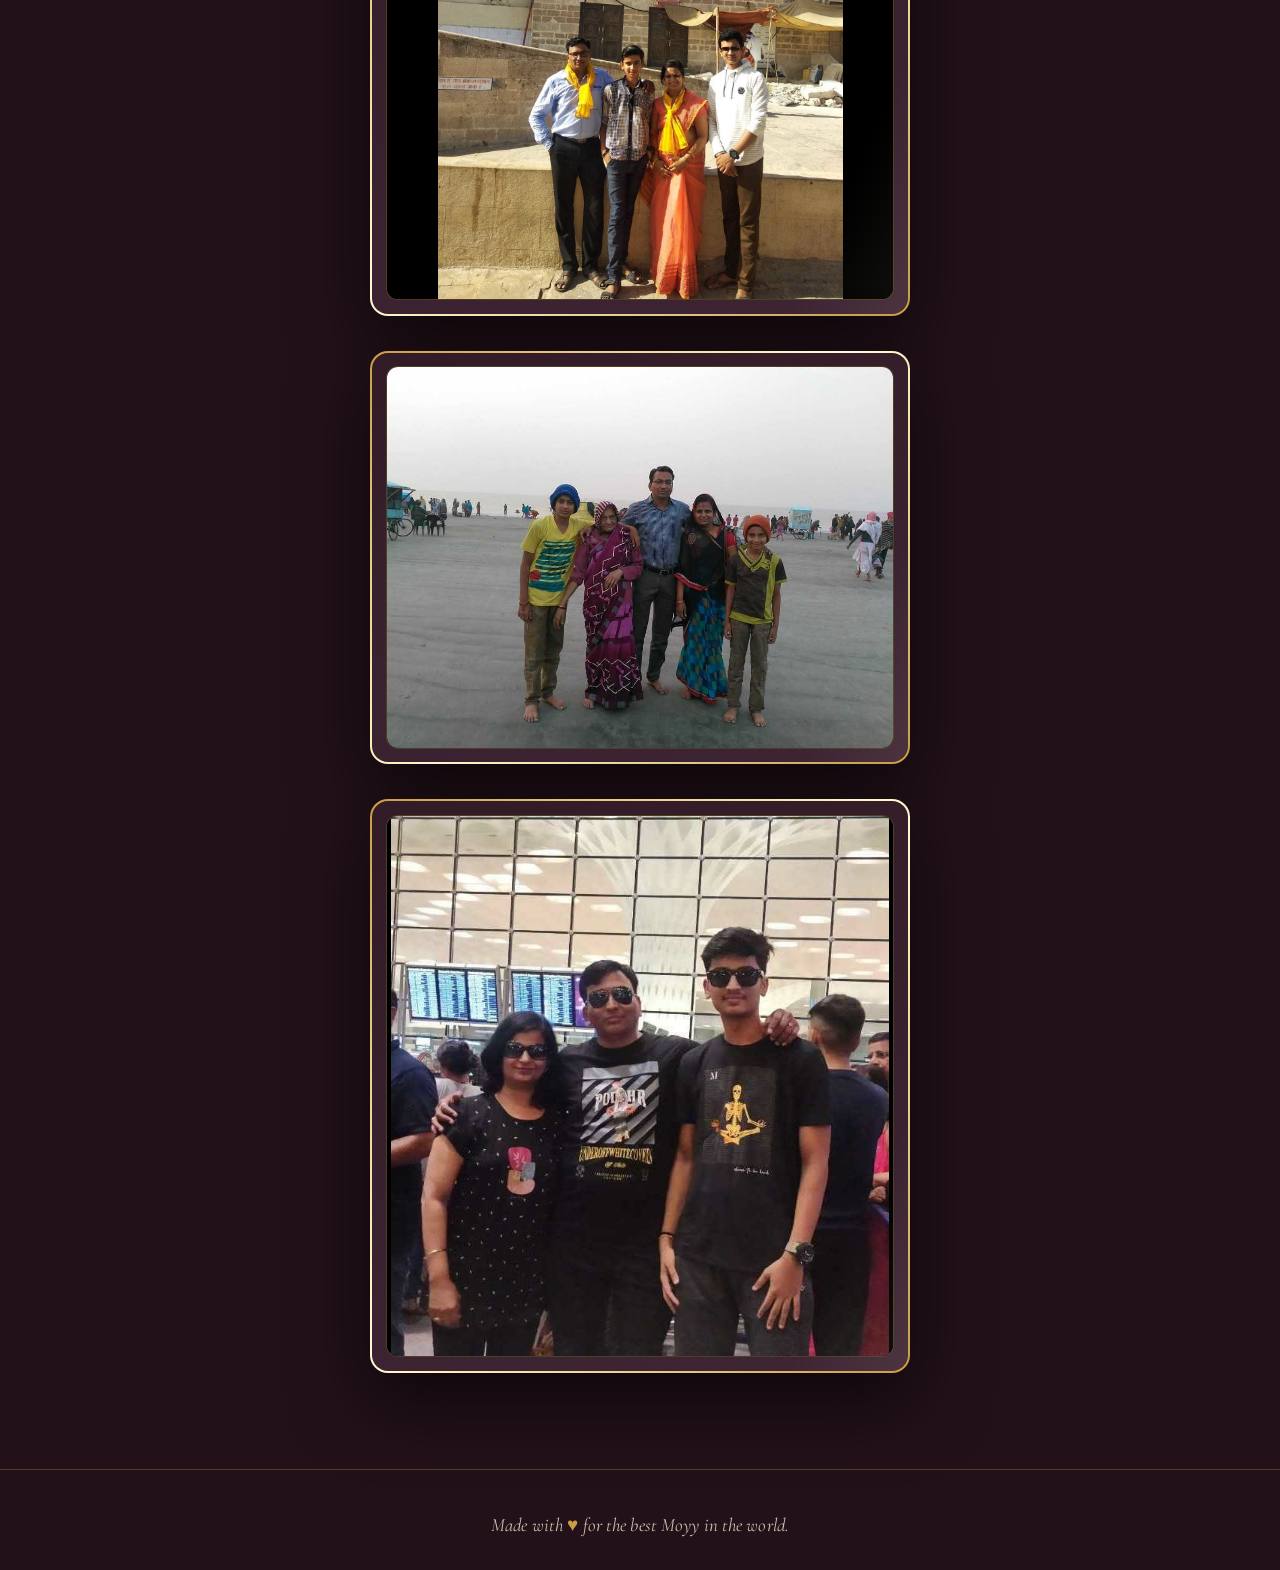
<file: family-corner.html>
<!DOCTYPE html>
<html lang="en">
<head>
<meta charset="UTF-8" />
<meta name="viewport" content="width=device-width, initial-scale=1.0, viewport-fit=cover" />
<meta name="theme-color" content="#c99a2e" />
<title>Family Corner</title>
<link rel="preconnect" href="https://fonts.googleapis.com" />
<link rel="preconnect" href="https://fonts.gstatic.com" crossorigin />
<link href="https://fonts.googleapis.com/css2?family=Playfair+Display:ital,wght@0,500;0,700;1,500&family=Cormorant+Garamond:ital,wght@0,400;0,500;0,600;1,400&family=Cormorant+SC:wght@500;600&family=Great+Vibes&display=swap" rel="stylesheet" />
<link rel="stylesheet" href="assets/style.css" />
</head>
<body data-page="family-corner">
<main class="wrap">
  <section class="page">
    <div class="center">
      <p class="eyebrow reveal">All together now</p>
      <h1 class="page-title reveal">Family <em>Corner</em></h1>
      <div class="deco reveal"><span class="diamonds"><i></i><i></i><i></i></span><span class="dot"></span><span class="diamonds"><i></i><i></i><i></i></span></div>
      <p class="lead reveal">She is the heart of this home and the quiet strength that leads it. With her love, patience and grace, the MARS family keeps growing closer and brighter with every passing year.</p>
    </div>

    <div class="mars reveal">
      <div class="mars-title">The <em>MARS</em> Family</div>
      <p class="mars-sub">Four hearts, one family, all held together by her.</p>
      <div class="mars-orbit">
        <span class="mars-node" style="--i:0"><span class="mars-ring"><b>M</b></span><span class="mars-name">Manisha</span></span>
        <span class="mars-node" style="--i:1"><span class="mars-ring"><b>A</b></span><span class="mars-name">Ashrit</span></span>
        <span class="mars-node" style="--i:2"><span class="mars-ring"><b>R</b></span><span class="mars-name">Rakshit</span></span>
        <span class="mars-node" style="--i:3"><span class="mars-ring"><b>S</b></span><span class="mars-name">Sanjay</span></span>
      </div>
    </div>

    <div class="cardstack" data-cards="family"></div>
  </section>
</main>
<script src="assets/config.js"></script>
<script src="assets/app.js"></script>
</body>
</html>
</file>
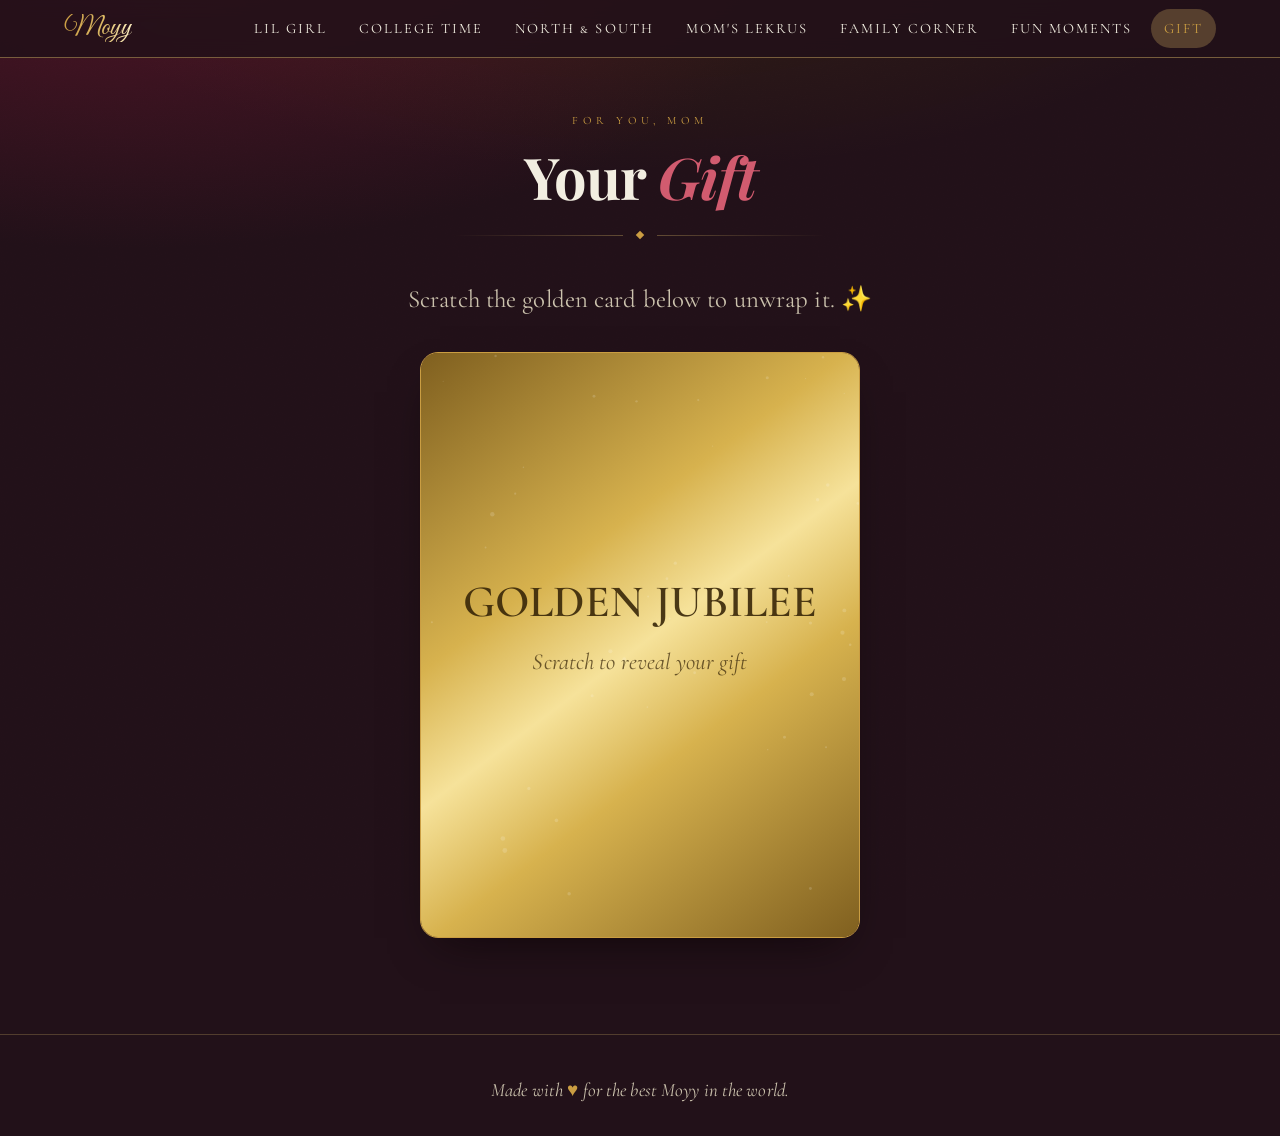
<file: gift.html>
<!DOCTYPE html>
<html lang="en">
<head>
<meta charset="UTF-8" />
<meta name="viewport" content="width=device-width, initial-scale=1.0, viewport-fit=cover" />
<meta name="theme-color" content="#c99a2e" />
<title>Gift</title>
<link rel="preconnect" href="https://fonts.googleapis.com" />
<link rel="preconnect" href="https://fonts.gstatic.com" crossorigin />
<link href="https://fonts.googleapis.com/css2?family=Playfair+Display:ital,wght@0,500;0,700;1,500&family=Cormorant+Garamond:ital,wght@0,400;0,500;0,600;1,400&family=Cormorant+SC:wght@500;600&family=Great+Vibes&display=swap" rel="stylesheet" />
<link rel="stylesheet" href="assets/style.css" />
</head>
<body data-page="gift">
<canvas id="confetti"></canvas>
<main class="wrap">
  <section class="page">
    <div class="center">
      <p class="eyebrow reveal">For you, Mom</p>
      <h1 class="page-title reveal">Your <em>Gift</em></h1>
      <div class="deco reveal"><span class="diamonds"><i></i><i></i><i></i></span><span class="dot"></span><span class="diamonds"><i></i><i></i><i></i></span></div>
      <p class="lead reveal">Scratch the golden card below to unwrap it. ✨</p>
    </div>

    <div class="scratch-wrap reveal">
      <div class="scratch-card" id="scratch-card">
        <div class="scratch-prize" id="scratch-prize"></div>
        <canvas class="scratch-cover" id="scratch-cover" aria-label="Scratch card"></canvas>
      </div>
    </div>
  </section>
</main>
<script src="assets/config.js"></script>
<script src="assets/app.js"></script>
</body>
</html>
</file>
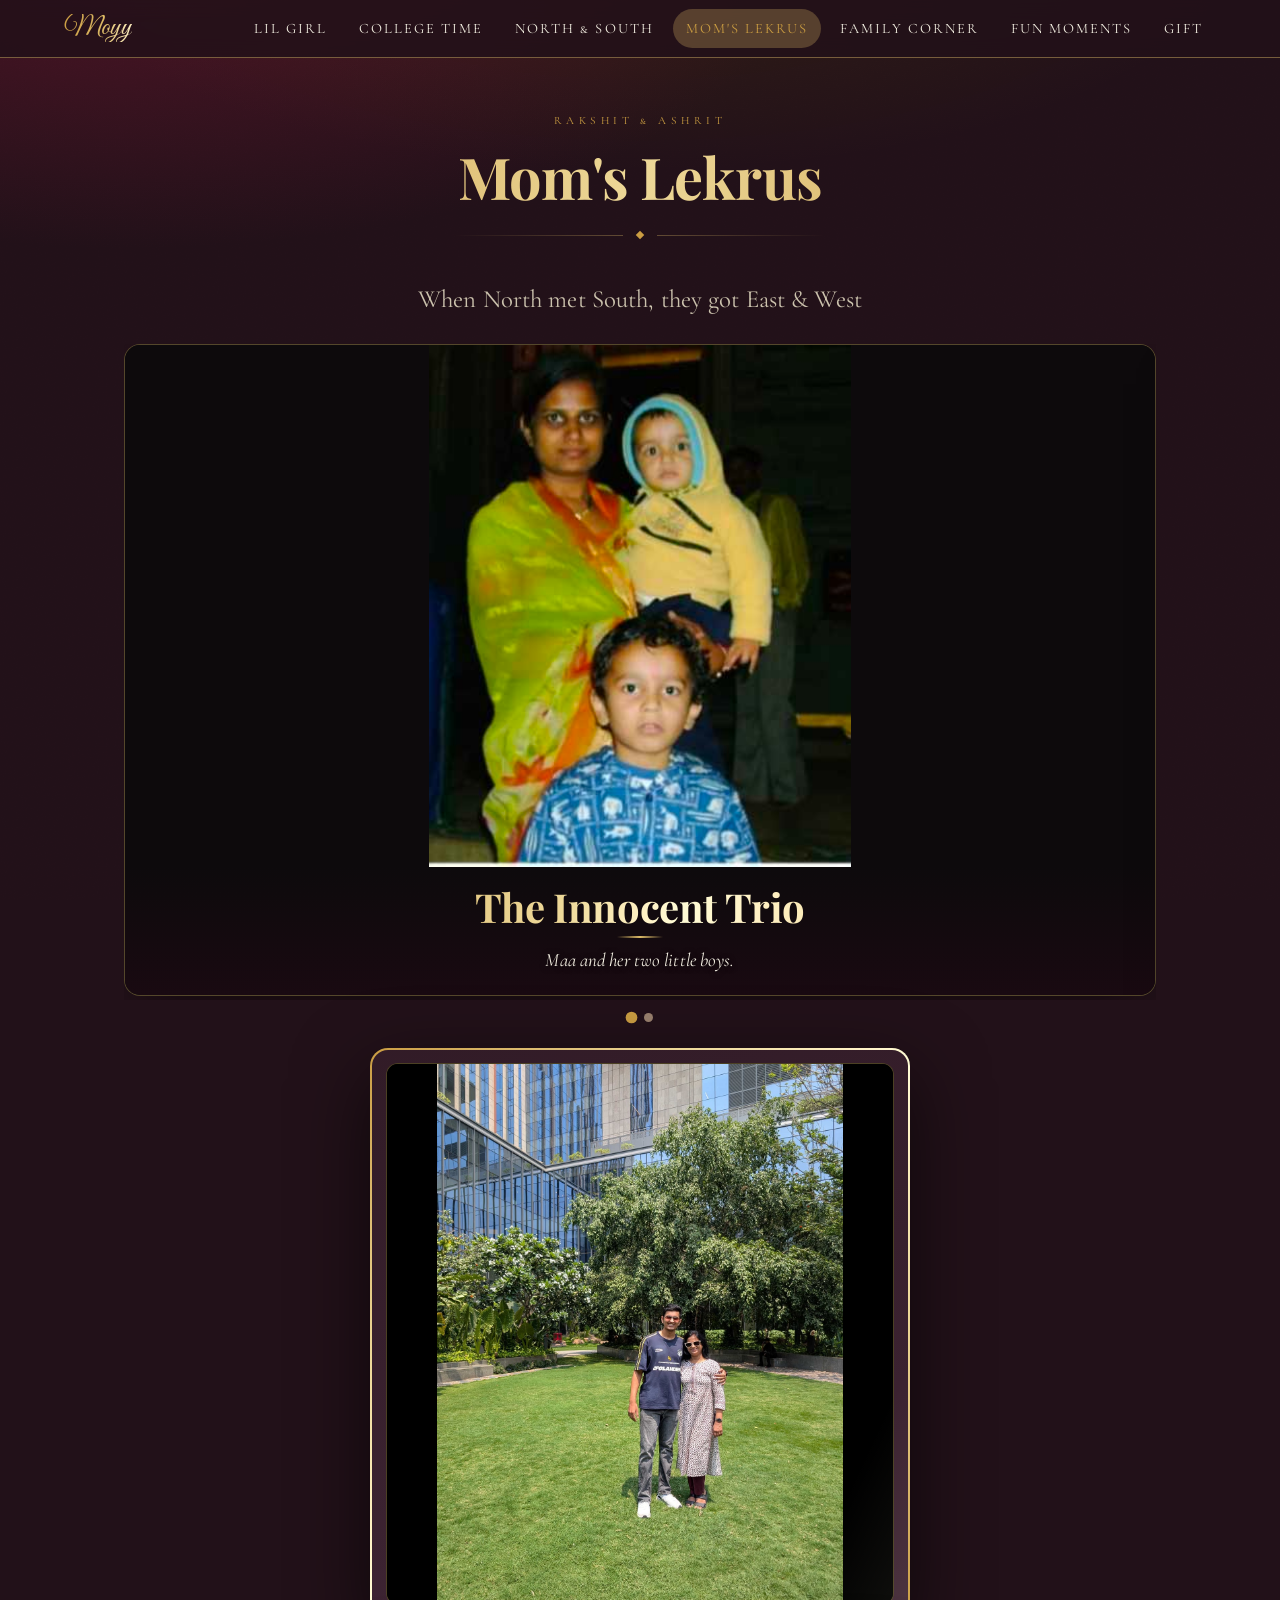
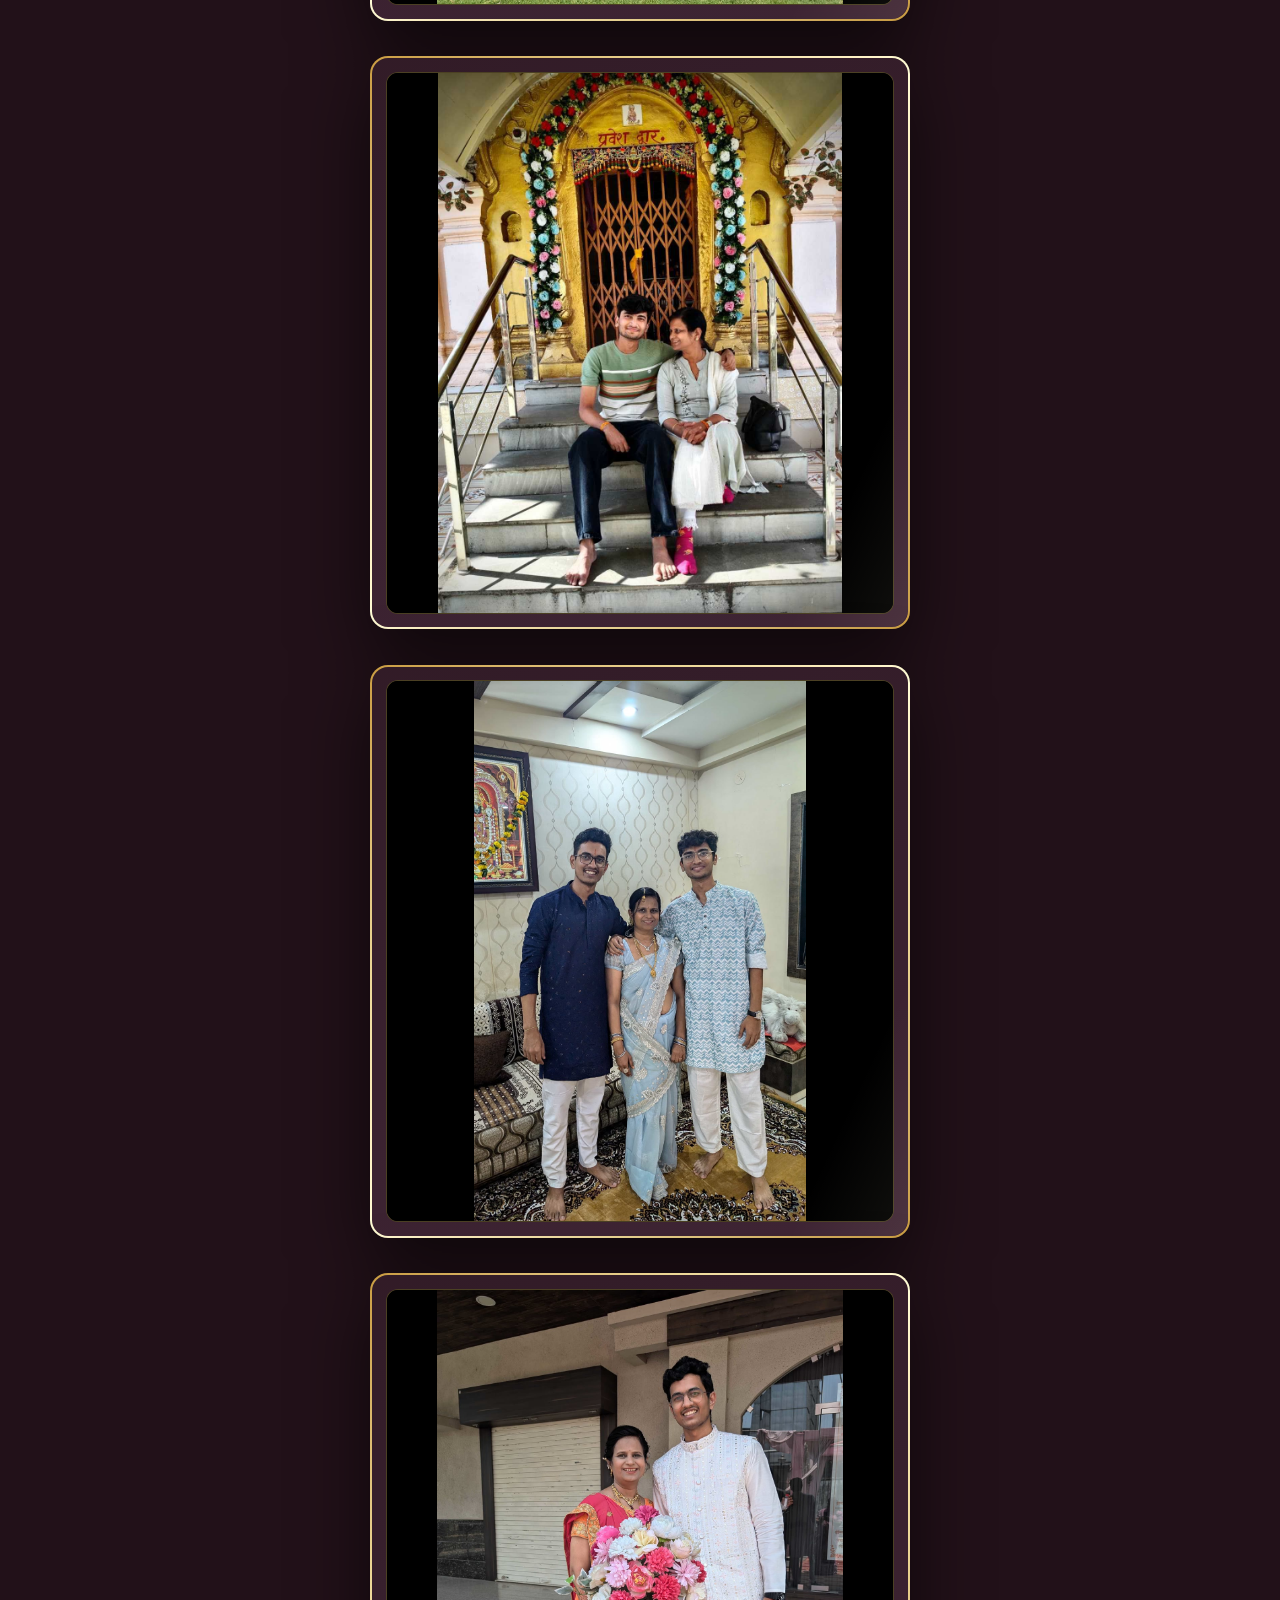
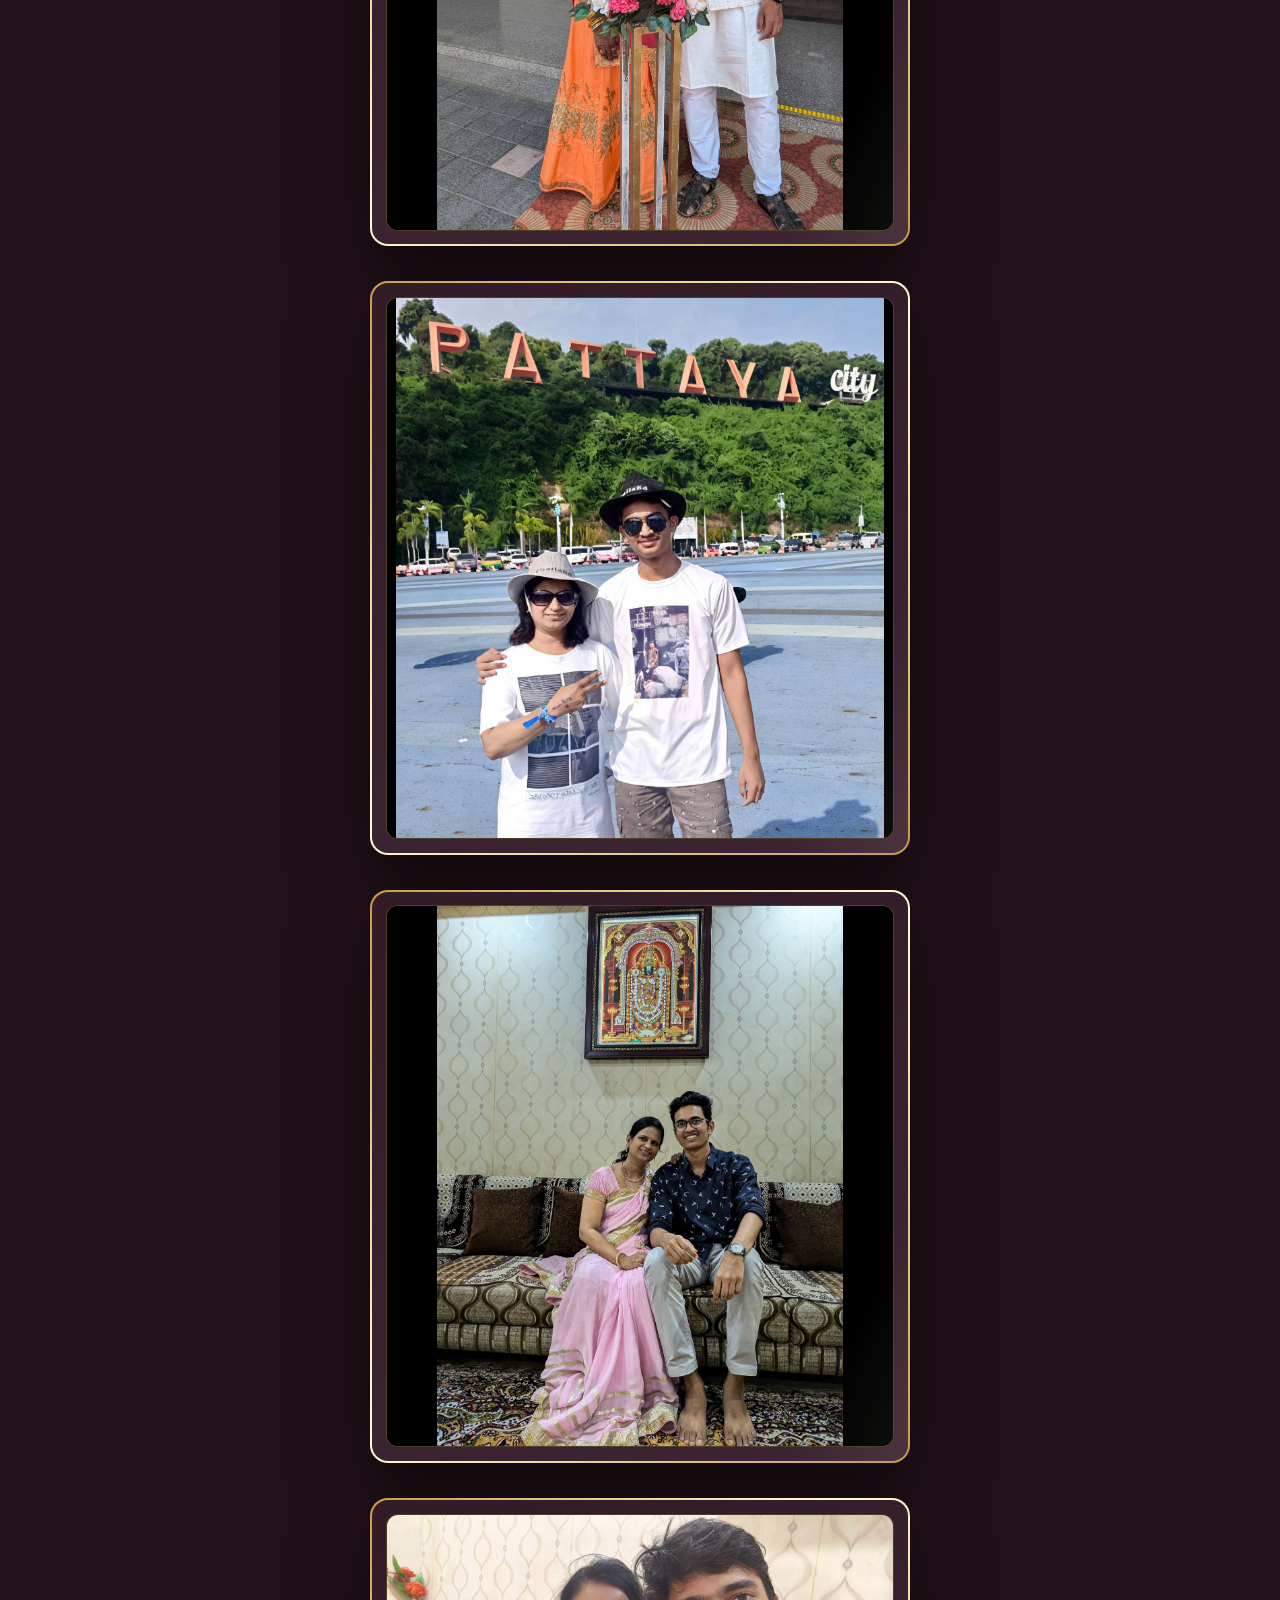
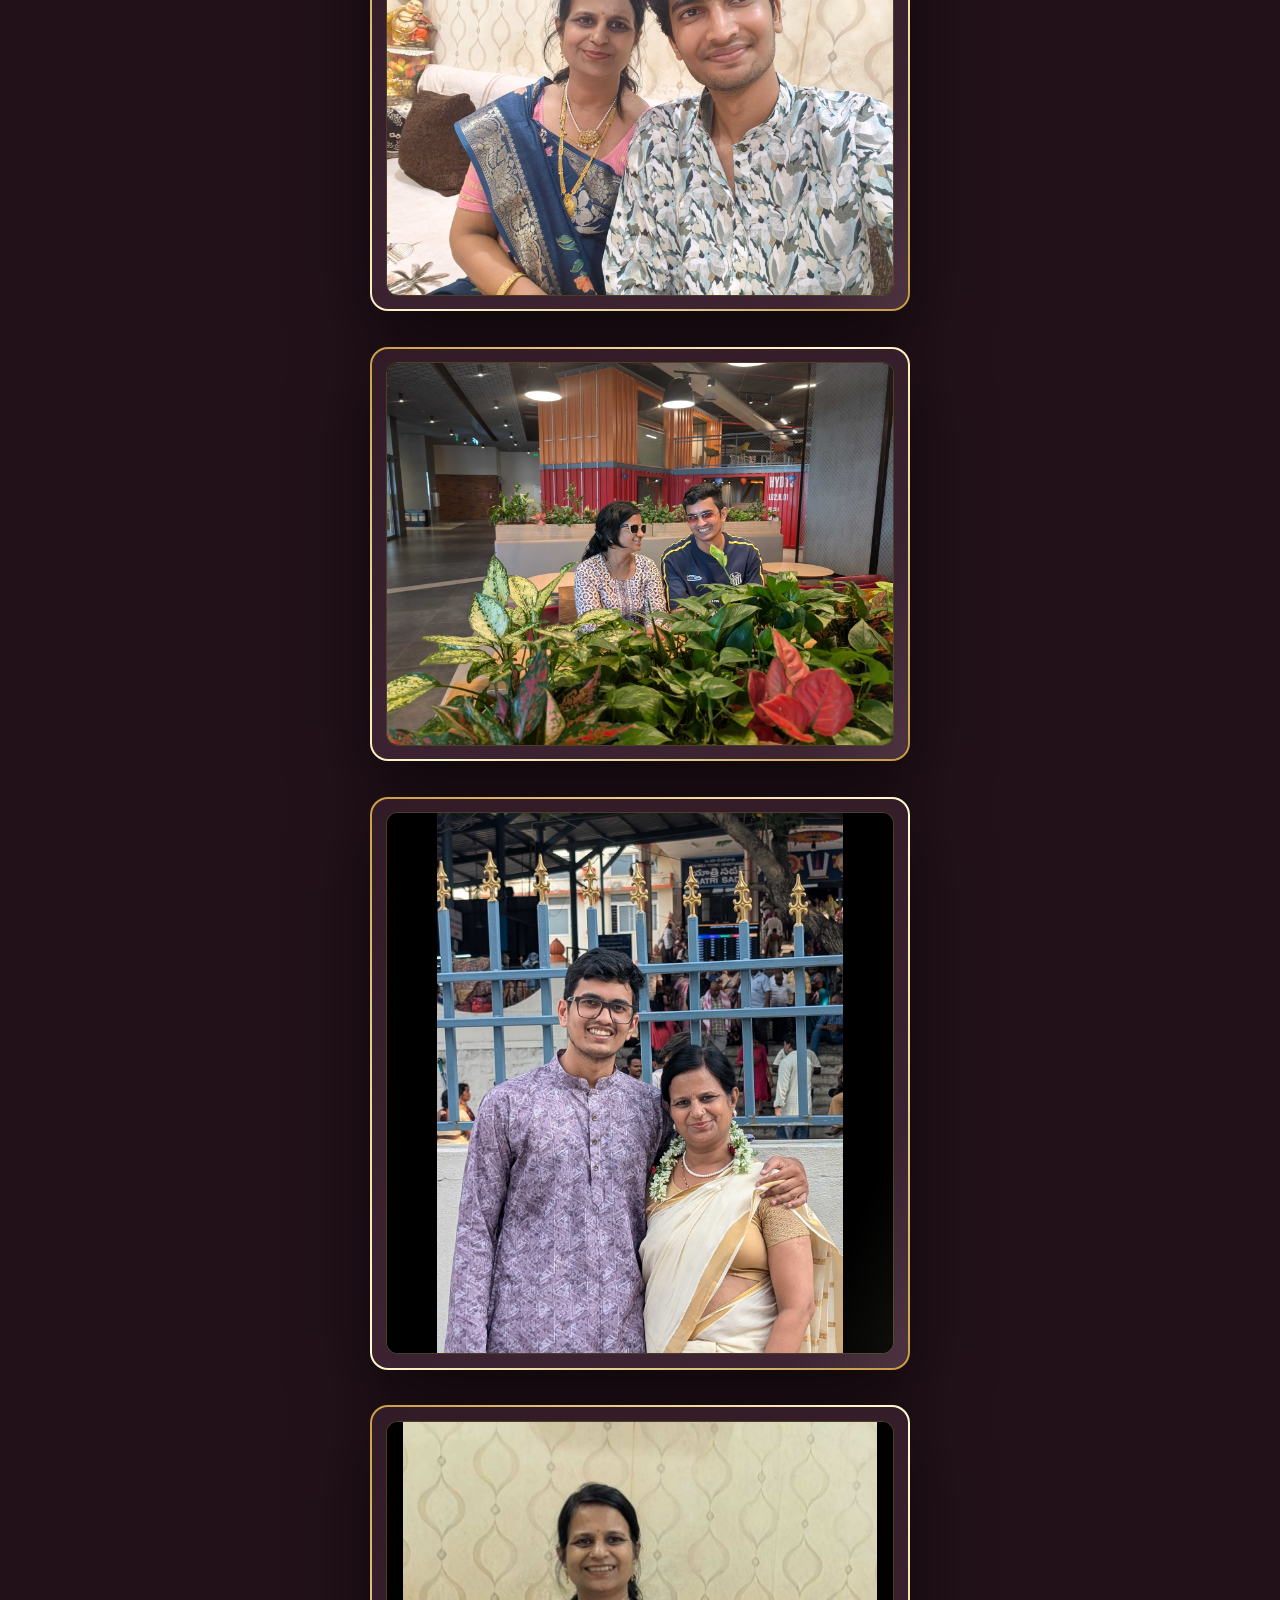
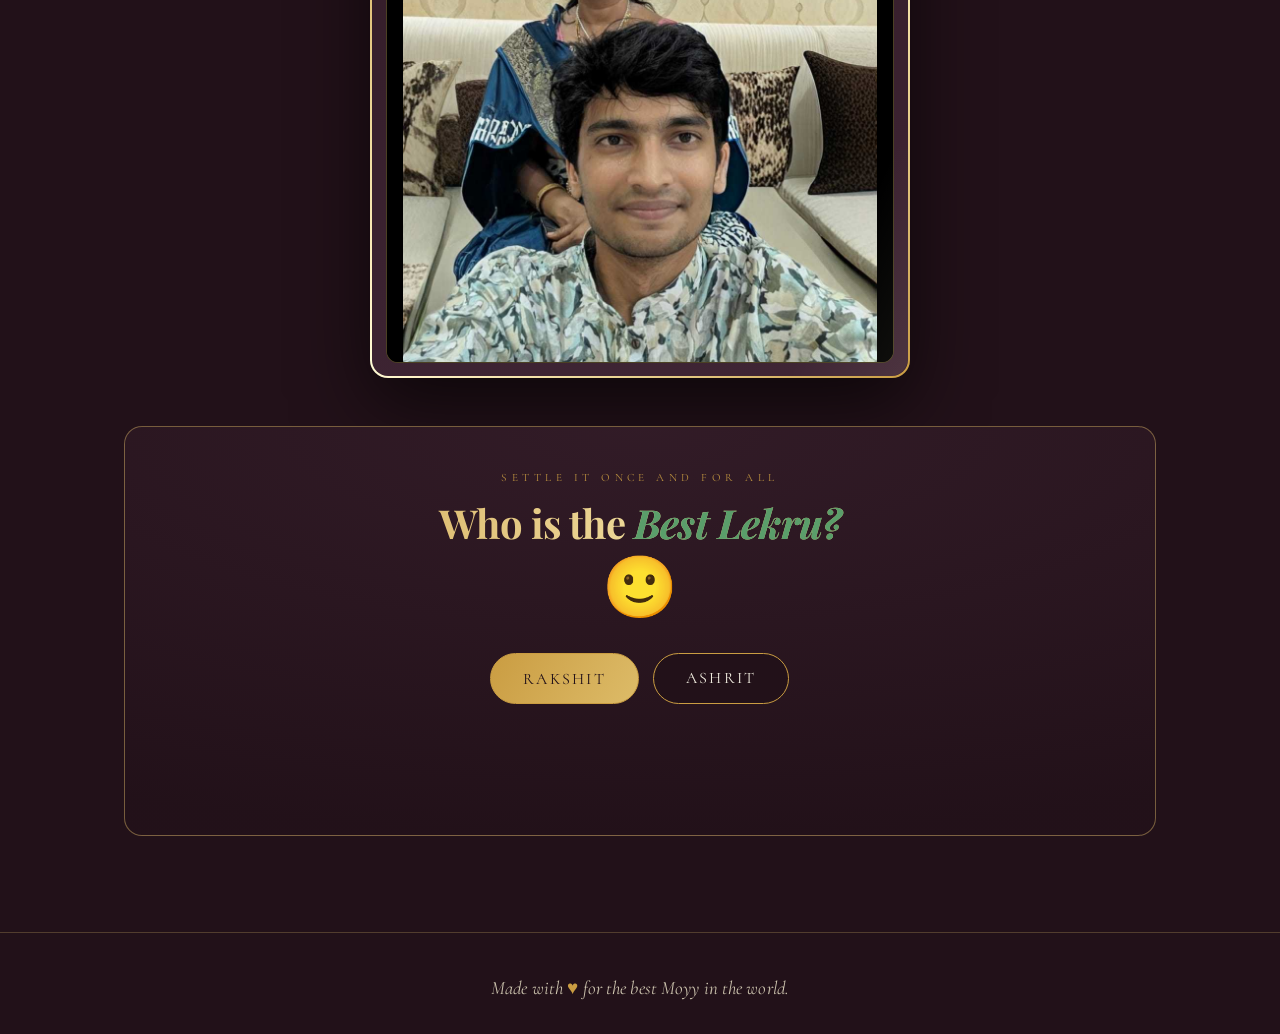
<file: lekrus.html>
<!DOCTYPE html>
<html lang="en">
<head>
<meta charset="UTF-8" />
<meta name="viewport" content="width=device-width, initial-scale=1.0, viewport-fit=cover" />
<meta name="theme-color" content="#c99a2e" />
<title>Mom's Two Lekrus · Rakshit &amp; Ashrit</title>
<link rel="preconnect" href="https://fonts.googleapis.com" />
<link rel="preconnect" href="https://fonts.gstatic.com" crossorigin />
<link href="https://fonts.googleapis.com/css2?family=Playfair+Display:ital,wght@0,500;0,700;1,500&family=Cormorant+Garamond:ital,wght@0,400;0,500;0,600;1,400&family=Cormorant+SC:wght@500;600&family=Great+Vibes&display=swap" rel="stylesheet" />
<link rel="stylesheet" href="assets/style.css" />
</head>
<body data-page="lekrus">
<canvas id="confetti"></canvas>
<main class="wrap">
  <section class="page">
    <div class="center">
      <p class="eyebrow reveal" data-cfg="labels.lekrus.eyebrow">Rakshit &amp; Ashrit</p>
      <h1 class="page-title reveal" data-cfg="labels.lekrus.title">Mom's Lekrus</h1>
      <div class="deco reveal"><span class="diamonds"><i></i><i></i><i></i></span><span class="dot"></span><span class="diamonds"><i></i><i></i><i></i></span></div>
      <p class="lead reveal" data-cfg="labels.lekrus.lead">When North met South, they got East &amp; West</p>
    </div>

    <!-- Banner photos (full-width, swipeable) -->
    <div class="lekru-banners reveal" data-banners="lekruBanners"></div>

    <!-- Small photo cards, 2 per row, with "See more" -->
    <div class="cardstack reveal" data-cards="lekrus"></div>

    <!-- The Best Lekru game -->
    <section id="lekru-game" class="game reveal" aria-label="Best Lekru game">
      <button class="game-replay" id="game-replay" type="button" hidden>↻ Replay</button>
      <div class="game-play" id="game-play">
        <div class="center">
          <p class="eyebrow">Settle it once and for all</p>
          <h2 class="page-title" style="font-size:var(--step-2);">Who is the <em>Best Lekru?</em></h2>
        </div>
        <div class="game-mascot" id="game-mascot" aria-hidden="true">🙂</div>
        <div class="arena" id="arena">
          <button class="vote best" id="vote-best" type="button">Rakshit</button>
          <button class="vote other" id="vote-other" type="button">Ashrit</button>
        </div>
        <p class="game-result" id="game-result" role="status" aria-live="polite"></p>
        <div class="game-video" id="game-video" hidden></div>
        <div class="reveal-cta" id="reveal-cta" hidden></div>
      </div>
      <div class="game-cert" id="game-cert" hidden></div>
    </section>
  </section>
</main>
<script src="assets/config.js"></script>
<script src="assets/app.js"></script>
</body>
</html>
</file>
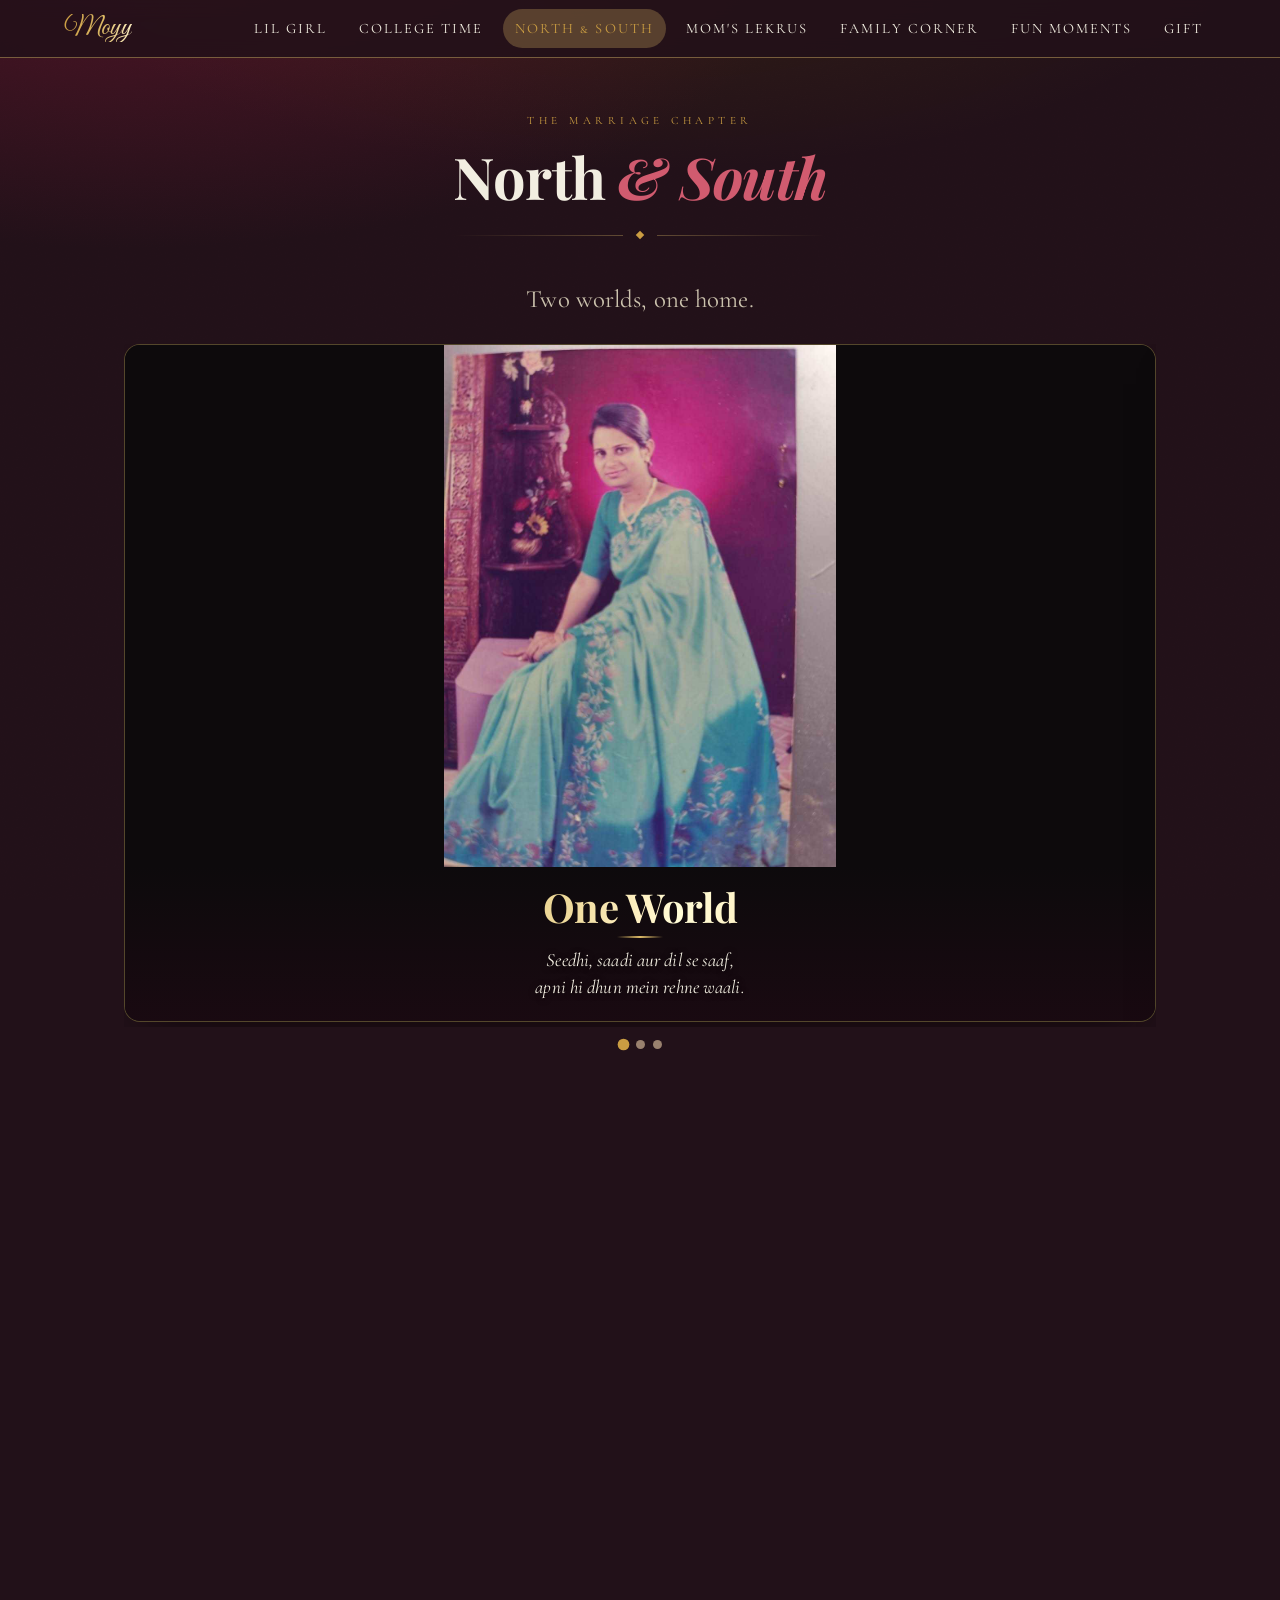
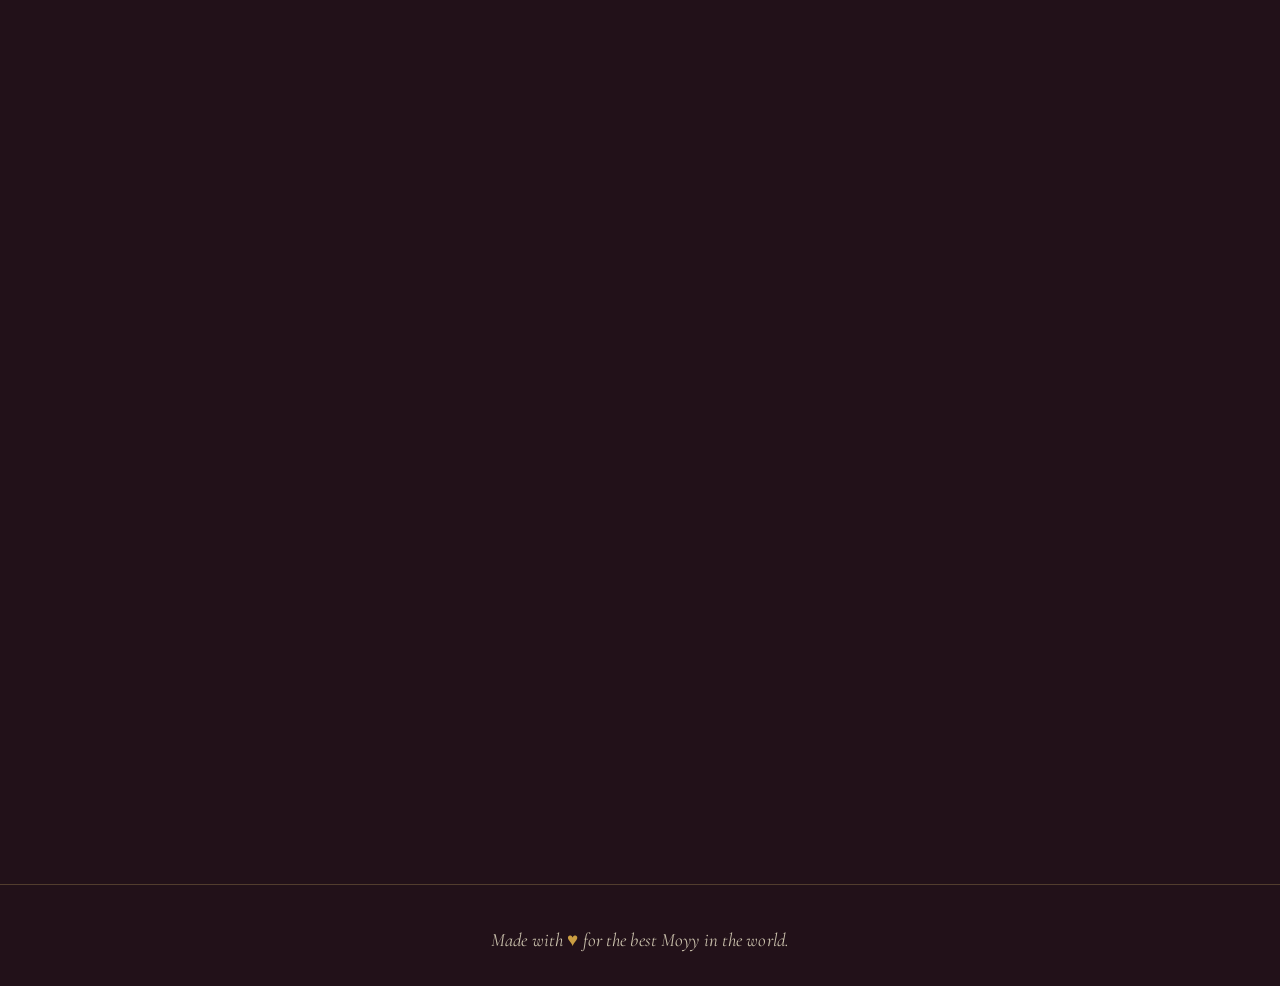
<file: north-south.html>
<!DOCTYPE html>
<html lang="en">
<head>
<meta charset="UTF-8" />
<meta name="viewport" content="width=device-width, initial-scale=1.0, viewport-fit=cover" />
<meta name="theme-color" content="#c99a2e" />
<title>North &amp; South</title>
<link rel="preconnect" href="https://fonts.googleapis.com" />
<link rel="preconnect" href="https://fonts.gstatic.com" crossorigin />
<link href="https://fonts.googleapis.com/css2?family=Playfair+Display:ital,wght@0,500;0,700;1,500&family=Cormorant+Garamond:ital,wght@0,400;0,500;0,600;1,400&family=Cormorant+SC:wght@500;600&family=Great+Vibes&display=swap" rel="stylesheet" />
<link rel="stylesheet" href="assets/style.css" />
</head>
<body data-page="north-south">
<main class="wrap">
  <section class="page">
    <div class="center">
      <p class="eyebrow reveal">The marriage chapter</p>
      <h1 class="page-title reveal">North <em>&amp; South</em></h1>
      <div class="deco reveal"><span class="diamonds"><i></i><i></i><i></i></span><span class="dot"></span><span class="diamonds"><i></i><i></i><i></i></span></div>
      <p class="lead reveal">Two worlds, one home.</p>
    </div>
    <div class="lekru-banners reveal" data-banners="northSouthBanners"></div>
    <div class="cardstack reveal" data-cards="northSouthPhotos"></div>
  </section>
</main>
<script src="assets/config.js"></script>
<script src="assets/app.js"></script>
</body>
</html>
</file>
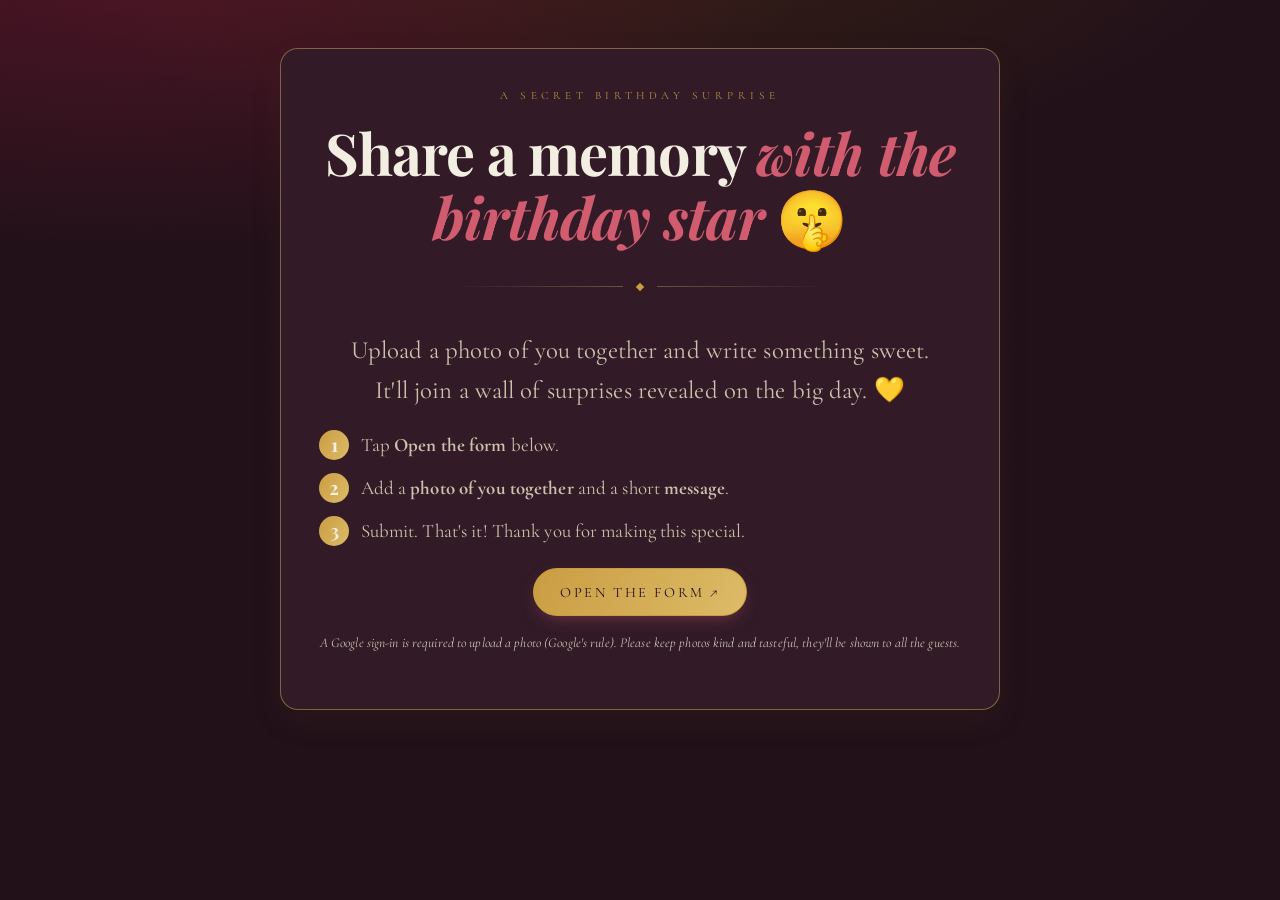
<file: share.html>
<!DOCTYPE html>
<html lang="en">
<head>
<meta charset="UTF-8" />
<meta name="viewport" content="width=device-width, initial-scale=1.0, viewport-fit=cover" />
<meta name="theme-color" content="#c99a2e" />
<meta name="robots" content="noindex, nofollow" />
<title>Add a Memory for the Birthday Surprise</title>
<meta name="description" content="Share a photo with the birthday star and a sweet message." />
<link rel="preconnect" href="https://fonts.googleapis.com" />
<link rel="preconnect" href="https://fonts.gstatic.com" crossorigin />
<link href="https://fonts.googleapis.com/css2?family=Playfair+Display:ital,wght@0,500;0,700;1,500&family=Cormorant+Garamond:ital,wght@0,400;0,500;0,600;1,400&family=Cormorant+SC:wght@500;600&family=Great+Vibes&display=swap" rel="stylesheet" />
<link rel="stylesheet" href="assets/style.css" />
</head>
<!-- data-bare = no navigation, no links to the rest of the site (shareable link) -->
<body data-page="share" data-bare>
<canvas id="confetti"></canvas>
<div class="share-shell wrap">
  <div class="share-card">
    <div class="center">
      <p class="eyebrow">A secret birthday surprise</p>
      <h1 class="page-title">Share a memory <em>with the birthday star</em> <span class="script" style="color:var(--gold-deep);">🤫</span></h1>
      <div class="deco"><span class="diamonds"><i></i><i></i><i></i></span><span class="dot"></span><span class="diamonds"><i></i><i></i><i></i></span></div>
    </div>
    <p class="lead" style="text-align:center;margin-inline:auto;">Upload a photo of you together and write something sweet. It'll join a wall of surprises revealed on the big day. 💛</p>

    <ol class="share-steps">
      <li><span class="n">1</span><span>Tap <b>Open the form</b> below.</span></li>
      <li><span class="n">2</span><span>Add a <b>photo of you together</b> and a short <b>message</b>.</span></li>
      <li><span class="n">3</span><span>Submit. That's it! Thank you for making this special.</span></li>
    </ol>

    <div class="center">
      <a class="btn gold" id="open-form" href="#" target="_blank" rel="noopener">Open the form ↗</a>
    </div>
    <p style="font-size:.85rem;color:var(--ink-2);font-style:italic;text-align:center;margin-top:1rem;">
      A Google sign-in is required to upload a photo (Google's rule). Please keep photos kind and tasteful, they'll be shown to all the guests.
    </p>

    <div class="form-embed" id="form-embed" hidden>
      <iframe id="form-iframe" title="Share your photo and message" loading="lazy"></iframe>
    </div>
  </div>
</div>
<script src="assets/config.js"></script>
<script src="assets/app.js"></script>
</body>
</html>
</file>
<file: assets/style.css>
/* =================================================================
   GOLDEN JUBILEE · ART-DECO KEEPSAKE — shared design system
   Mobile-first. Ivory paper · sepia ink · leaf gold · regal wine.
   ================================================================= */
:root {
  /* Rich jewel-velvet base — deep rose-wine + emerald, warm cream text, gold metal */
  --paper:    oklch(0.205 0.032 350);   /* deep velvet base (page bg) */
  --paper-2:  oklch(0.258 0.040 348);   /* raised card panel */
  --paper-3:  oklch(0.305 0.046 344);   /* higher panel / placeholder */
  --ink:      oklch(0.948 0.018 90);     /* warm cream text */
  --ink-2:    oklch(0.815 0.030 86);     /* muted cream */
  --gold:     oklch(0.805 0.110 88);     /* bright antique gold on dark */
  --gold-2:   oklch(0.885 0.085 92);
  --gold-deep:oklch(0.720 0.120 82);
  --wine:     oklch(0.560 0.150 12);
  --wine-2:   oklch(0.660 0.150 14);
  --mute:     oklch(0.520 0.030 350);
  --hair:     color-mix(in oklab, var(--gold) 34%, transparent);       /* gold hairline */
  --shadow:   0 20px 44px -20px oklch(0.10 0.03 350 / 0.7);            /* deep, soft */

  /* Jewel accents, tuned to glow on the dark velvet base */
  --rose:    oklch(0.625 0.150 12);
  --rose-2:  oklch(0.705 0.150 14);
  --olive:   oklch(0.640 0.105 150);   /* rich emerald-green */
  --olive-2: oklch(0.720 0.105 148);

  /* accent = rose velvet by default; gold is the metallic companion */
  --accent:      var(--rose);
  --accent-soft: var(--gold);

  --step-0: clamp(1.02rem, 0.98rem + 0.4vw, 1.18rem);
  --step-1: clamp(1.22rem, 1.08rem + 0.9vw, 1.55rem);
  --step-2: clamp(1.6rem, 1.3rem + 1.6vw, 2.5rem);
  --step-3: clamp(1.9rem, 1.45rem + 3vw, 3.6rem);
  --step-4: clamp(2.3rem, 1.7rem + 5vw, 6rem);

  --display: "Playfair Display", Didot, "Bodoni MT", Georgia, serif;
  --body: "Cormorant Garamond", "Iowan Old Style", Palatino, Georgia, serif;
  --smallcaps: "Cormorant SC", var(--display);
  --script: "Great Vibes", "Snell Roundhand", cursive;

  --tap: 48px;
  --edge: clamp(1.05rem, 5vw, 4rem);
  --maxw: 1160px;
}

/* The Lekru page stands apart: rich olive green + gold. */
body[data-page="lekrus"] { --accent: var(--olive); --accent-soft: var(--gold); }

/* Lekru page: calm fade-in on load (no golden flash). Title stays a static gilded gold. */
body[data-page="lekrus"] .wrap { animation: lux-in 0.8s cubic-bezier(.2,.7,.2,1) both; }
@keyframes lux-in { from { opacity: 0; transform: translateY(16px); } to { opacity: 1; transform: none; } }
body[data-page="lekrus"] .page-title {
  background: linear-gradient(100deg, var(--gold-deep), var(--gold-2) 50%, var(--gold-deep));
  -webkit-background-clip: text; background-clip: text; color: transparent;
}
@media (prefers-reduced-motion: reduce) { body[data-page="lekrus"] .wrap { animation: none; } }

*, *::before, *::after { box-sizing: border-box; }
html { scroll-behavior: smooth; -webkit-text-size-adjust: 100%; }

body {
  margin: 0;
  background:
    radial-gradient(95% 60% at 10% -6%, oklch(0.36 0.12 10 / 0.60) 0%, transparent 56%),   /* rose velvet glow */
    radial-gradient(80% 45% at 50% -8%, oklch(0.55 0.12 86 / 0.16) 0%, transparent 60%),   /* gold sheen */
    var(--paper);
  background-attachment: fixed;
  color: var(--ink);
  font-family: var(--body);
  font-size: var(--step-0);
  line-height: 1.6;
  letter-spacing: 0.006em;
  -webkit-font-smoothing: antialiased;
  overflow-x: hidden;
  min-height: 100svh;
}
body::before {
  content: ""; position: fixed; inset: 0; pointer-events: none; z-index: 0; opacity: 0.5;
  background-image: url("data:image/svg+xml,%3Csvg xmlns='http://www.w3.org/2000/svg' width='120' height='120'%3E%3Cfilter id='n'%3E%3CfeTurbulence type='fractalNoise' baseFrequency='0.9' numOctaves='2' stitchTiles='stitch'/%3E%3CfeColorMatrix type='saturate' values='0'/%3E%3C/filter%3E%3Crect width='120' height='120' filter='url(%23n)' opacity='0.05'/%3E%3C/svg%3E");
  mix-blend-mode: soft-light;
}

h1, h2, h3 { font-family: var(--display); font-weight: 700; line-height: 1.12; margin: 0; overflow-wrap: break-word; }
p { margin: 0 0 1rem; }
a { color: var(--accent); }
img { max-width: 100%; display: block; }

/* Gold-foil text */
.foil {
  background: linear-gradient(100deg, var(--gold-deep) 0%, var(--gold) 30%, var(--gold-2) 45%, var(--gold) 60%, var(--gold-deep) 100%);
  background-size: 220% 100%;
  -webkit-background-clip: text; background-clip: text; color: transparent;
  animation: shimmer 6s linear infinite;
}
@keyframes shimmer { to { background-position: -220% 0; } }

.script { font-family: var(--script); font-weight: 400; }

/* ---------- Layout shell ---------- */
.wrap { position: relative; z-index: 1; }
.page { max-width: var(--maxw); margin-inline: auto; padding: clamp(2rem, 6vh, 4rem) var(--edge) 4rem; }
.center { text-align: center; }

.eyebrow { font-family: var(--smallcaps); text-transform: uppercase; letter-spacing: 0.4em; font-size: 0.7rem; color: var(--gold-deep); opacity: 0.9; margin: 0 0 0.9rem; }
.page-title { font-size: var(--step-3); letter-spacing: -0.015em; margin-bottom: 0.8rem; }
.page-title em { font-style: italic; color: var(--accent); }
.lead { color: var(--ink-2); max-width: 62ch; font-size: var(--step-1); }
.center .lead { margin-inline: auto; }
.pull-quote { margin: 0.2rem auto 1.1rem; max-width: 42ch; padding: 0 0.6rem; font-family: var(--body); font-style: italic; font-size: var(--step-2); line-height: 1.35; color: var(--gold-2); text-wrap: balance; }
.pull-quote em { font-style: normal; color: var(--gold); }
.lead { text-wrap: balance; }

/* ---------- Deco divider (SVG-free, pure CSS fan) ---------- */
.deco { display: flex; align-items: center; justify-content: center; gap: 0.9rem; margin: 1.5rem 0 2.6rem; color: var(--gold-deep); }
.center .deco { justify-content: center; }
.deco::before, .deco::after { content: ""; height: 1px; width: min(170px, 32vw); background: linear-gradient(90deg, transparent, var(--hair)); }
.deco::after { background: linear-gradient(90deg, var(--hair), transparent); }
.deco .dot { width: 6px; height: 6px; transform: rotate(45deg); background: var(--gold-deep); }
.deco .diamonds { display: none; }

/* ---------- Buttons ---------- */
.btn {
  display: inline-flex; align-items: center; justify-content: center; gap: 0.5rem;
  min-height: var(--tap); padding: 0.85rem 1.6rem;
  font-family: var(--smallcaps); text-transform: uppercase; letter-spacing: 0.18em; font-size: 0.9rem;
  background: var(--accent); color: var(--paper);
  border: 1px solid transparent; border-radius: 999px; cursor: pointer; text-decoration: none;
  transition: transform .2s ease, box-shadow .2s ease, filter .2s ease; -webkit-tap-highlight-color: transparent;
  max-width: 100%; white-space: normal; text-align: center; line-height: 1.2;
  box-shadow: 0 6px 18px -8px color-mix(in oklab, var(--accent) 60%, transparent);
}
.btn:hover { filter: brightness(1.1); }
.btn:active { transform: scale(.97); }
.btn.gold { background: linear-gradient(120deg, var(--gold-deep), var(--gold)); color: var(--paper); border-color: var(--gold-deep); }
.btn.ghost { background: transparent; color: var(--accent); }

/* ---------- Top navigation (injected) ---------- */
.nav {
  position: sticky; top: 0; z-index: 40;
  display: flex; align-items: center; justify-content: space-between; gap: 0.5rem;
  padding: 0.55rem var(--edge);
  background: color-mix(in oklab, var(--paper) 86%, transparent);
  backdrop-filter: blur(10px); -webkit-backdrop-filter: blur(10px);
  border-bottom: 1px solid color-mix(in oklab, var(--gold) 45%, transparent);
}
.nav .brand { font-family: var(--script); font-weight: 400; font-size: 1.75rem; line-height: 1; text-decoration: none; white-space: nowrap; background: linear-gradient(100deg, var(--gold-deep) 0%, var(--gold) 28%, oklch(0.99 0.05 95) 50%, var(--gold) 72%, var(--gold-deep) 100%); background-size: 220% 100%; -webkit-background-clip: text; background-clip: text; color: transparent; animation: shimmer 6s linear infinite; }
@media (prefers-reduced-motion: reduce) { .nav .brand { animation: none; } }
.nav .brand b { color: var(--gold-deep); }
.nav-toggle { display: inline-flex; flex-direction: column; gap: 4px; background: none; border: 0; padding: 10px; cursor: pointer; min-height: var(--tap); min-width: var(--tap); align-items: center; justify-content: center; }
.nav-toggle span { width: 22px; height: 2px; background: var(--ink); display: block; transition: .25s; }
.nav.open .nav-toggle span:nth-child(1) { transform: translateY(6px) rotate(45deg); }
.nav.open .nav-toggle span:nth-child(2) { opacity: 0; }
.nav.open .nav-toggle span:nth-child(3) { transform: translateY(-6px) rotate(-45deg); }
.nav-links { position: absolute; top: 100%; left: 0; right: 0; display: none; flex-direction: column; gap: 0; background: var(--paper); border-bottom: 1px solid color-mix(in oklab, var(--gold) 45%, transparent); box-shadow: 0 12px 24px oklch(0.4 0.05 60 / .12); }
.nav.open .nav-links { display: flex; }
.nav-links a { padding: 0.95rem var(--edge); text-decoration: none; color: var(--ink); font-family: var(--smallcaps); text-transform: uppercase; letter-spacing: 0.14em; font-size: 0.9rem; border-top: 1px solid color-mix(in oklab, var(--gold) 24%, transparent); }
.nav-links a[aria-current="page"] { color: var(--gold-deep); }
.nav-links a .lock { opacity: .6; font-size: .85em; }

@media (min-width: 860px) {
  .nav-toggle { display: none; }
  .nav-links { position: static; display: flex; flex-direction: row; gap: 0.4rem; background: none; border: 0; box-shadow: none; }
  .nav-links a { padding: 0.5rem 0.8rem; border: 0; border-radius: 999px; }
  .nav-links a[aria-current="page"] { background: color-mix(in oklab, var(--gold) 28%, transparent); }
}

/* ---------- Hero (home) ---------- */
.hero { min-height: calc(100svh - 60px); display: grid; grid-template-columns: minmax(0, 1fr); align-content: center; justify-items: center; text-align: center; position: relative; overflow: hidden; padding: 2.5rem var(--edge); }
.hero-inner { position: relative; z-index: 2; width: 100%; max-width: 40rem; }
.hero .kicker { font-family: var(--smallcaps); text-transform: uppercase; letter-spacing: 0.28em; font-size: clamp(0.66rem, 2.6vw, 0.95rem); color: var(--gold-deep); margin-bottom: 0.55rem; overflow-wrap: anywhere; }
.hero .happy { font-family: var(--script); font-size: clamp(2.6rem, 14vw, 4.6rem); color: var(--ink); line-height: 1; margin: 0; display: inline-block; padding: 0.04em 0.16em 0; }
.hero .num { display: block; font-size: clamp(5.5rem, 32vw, 12rem); line-height: 0.92; margin: -0.14em 0 -0.06em; }
.hero .goldenjub { font-family: var(--smallcaps); letter-spacing: 0.34em; text-transform: uppercase; font-size: clamp(0.7rem, 3vw, 1.05rem); color: var(--ink-2); margin-top: 0.15rem; }
.hero .name { display: inline-block; font-family: var(--script); font-size: clamp(2.8rem, 16vw, 5rem); color: var(--gold-deep); line-height: 1.05; margin: -0.04em 0 0.4rem; padding: 0.02em 0.16em 0.1em; }
.hero .tag { font-size: var(--step-1); color: var(--ink-2); margin: 0.9rem auto 0; max-width: 32ch; overflow-wrap: anywhere; }
.hero-cta { margin-top: 1.7rem; display: flex; gap: 0.7rem; flex-wrap: wrap; justify-content: center; }

/* ===== Hero cinematic entrance (home) — dramatic ===== */
/* one-time gold flare that bursts behind the 50 */
.hero::before {
  content: ""; position: absolute; inset: 0; z-index: 0; pointer-events: none;
  background: radial-gradient(closest-side at 50% 46%, oklch(0.92 0.16 88 / 0.55), oklch(0.70 0.14 60 / 0.12) 45%, transparent 72%);
  opacity: 0; animation: flare 1.5s ease-out 0.68s both;
}
@keyframes flare { 0% { opacity: 0; transform: scale(.25); } 22% { opacity: 1; } 100% { opacity: 0; transform: scale(2.3); } }
/* gentle continuous glow after the burst */
.hero::after {
  content: ""; position: absolute; inset: 0; z-index: 0; pointer-events: none;
  background: radial-gradient(58% 42% at 50% 44%, oklch(0.62 0.12 86 / 0.14), transparent 72%);
  animation: hero-glow 5.5s ease-in-out infinite 2s;
}
@keyframes hero-glow { 0%, 100% { opacity: .5; transform: scale(1); } 50% { opacity: 1; transform: scale(1.06); } }
/* a shard of light sweeps across once, behind the words */
.hero-inner::before {
  content: ""; position: absolute; inset: -30% -50%; z-index: -1; pointer-events: none;
  background: linear-gradient(112deg, transparent 42%, oklch(0.98 0.06 92 / 0.16) 49%, oklch(1 0 0 / 0.06) 51%, transparent 60%);
  transform: translateX(-120%); animation: sweep 1.5s cubic-bezier(.4,0,.2,1) 1.0s both;
}
@keyframes sweep { to { transform: translateX(120%); } }

.hero .kicker    { animation: rise-in 0.9s ease-out 0.10s both; }
.hero .happy     { animation: write-in 1.0s cubic-bezier(.2,.7,.2,1) 0.35s both; }
.hero .num       { animation: num-in 1.15s cubic-bezier(.2,.9,.25,1.3) 0.68s both, shimmer 6s linear infinite 2s, glow-50 3.2s ease-in-out infinite 2s; }
.hero .goldenjub { animation: track-in 0.9s ease-out 1.3s both; }
.hero .name      { animation: write-in 1.0s cubic-bezier(.2,.7,.2,1) 1.5s both; }
.hero .tag       { animation: rise-in 0.9s ease-out 2.0s both; }
.hero-cta        { animation: rise-in 0.9s ease-out 2.2s both; }

@keyframes rise-in  { from { opacity: 0; transform: translateY(14px); } to { opacity: 1; transform: none; } }
@keyframes write-in { from { opacity: 0; clip-path: inset(-16% 100% -30% 0); } to { opacity: 1; clip-path: inset(-16% 0 -30% 0); } }
@keyframes num-in   { 0% { opacity: 0; transform: scale(.35) rotate(-10deg); } 60% { opacity: 1; transform: scale(1.1) rotate(4deg); } 100% { opacity: 1; transform: scale(1) rotate(0); } }
@keyframes track-in { from { opacity: 0; letter-spacing: 0.06em; } to { opacity: 1; letter-spacing: 0.34em; } }
@keyframes glow-50  { 0%, 100% { filter: drop-shadow(0 0 6px oklch(0.85 0.13 85 / 0)); } 50% { filter: drop-shadow(0 2px 18px oklch(0.86 0.14 88 / 0.5)); } }
.scroll-cue { position: absolute; bottom: calc(1rem + env(safe-area-inset-bottom)); left: 50%; transform: translateX(-50%); z-index: 2; font-family: var(--smallcaps); text-transform: uppercase; letter-spacing: 0.26em; font-size: 0.62rem; color: var(--gold-deep); display: grid; justify-items: center; gap: 0.35rem; text-decoration: none; animation: bob 2.4s ease-in-out infinite; }
.scroll-cue span { width: 1px; height: 26px; background: linear-gradient(var(--gold-deep), transparent); }
@keyframes bob { 0%,100% { transform: translateX(-50%) translateY(0);} 50% { transform: translateX(-50%) translateY(7px);} }
.sparkle { position: absolute; border-radius: 50%; background: var(--gold); z-index: 1; opacity: .5; animation: twinkle 4s ease-in-out infinite; }
@keyframes twinkle { 0%,100% { opacity: .12; transform: scale(.8);} 50% { opacity: .7; transform: scale(1.2);} }

/* ---------- Section nav cards (home) ---------- */
.cards { display: grid; grid-template-columns: 1fr; gap: 1rem; }
.nav-card { position: relative; display: block; text-decoration: none; color: var(--ink); background: var(--paper-2); border: 1px solid color-mix(in oklab, var(--gold) 40%, transparent); border-radius: 16px; padding: 1.5rem 1.4rem; overflow: hidden; transition: transform .25s ease, box-shadow .25s ease; }
.nav-card:hover { transform: translateY(-4px); box-shadow: 0 14px 30px oklch(0.4 0.05 60 / .14); }
.nav-card .k { font-family: var(--smallcaps); text-transform: uppercase; letter-spacing: 0.22em; font-size: 0.7rem; color: var(--gold-deep); }
.nav-card h3 { font-size: var(--step-2); margin: 0.3rem 0 0.4rem; }
.nav-card p { color: var(--ink-2); margin: 0; }
.nav-card .arrow { position: absolute; right: 1.2rem; bottom: 1.1rem; color: var(--gold-deep); font-size: 1.4rem; }
.nav-card .corner { position: absolute; top: -1px; right: -1px; width: 46px; height: 46px; background: radial-gradient(120% 120% at 100% 0, color-mix(in oklab, var(--gold) 60%, transparent), transparent 70%); }
@media (min-width: 620px) { .cards { grid-template-columns: repeat(2, 1fr); } }
@media (min-width: 940px) { .cards { grid-template-columns: repeat(3, 1fr); } }

/* ---------- Galleries ---------- */
.gallery { columns: 2 150px; column-gap: 0.7rem; }
@media (min-width: 560px) { .gallery { columns: 3 190px; column-gap: 0.9rem; } }
@media (min-width: 940px) { .gallery { columns: 4 220px; } }
.photo { break-inside: avoid; margin: 0 0 0.7rem; border-radius: 12px; overflow: hidden; background: var(--paper-2); border: 1px solid color-mix(in oklab, var(--gold) 34%, transparent); box-shadow: 0 4px 12px oklch(0.4 0.05 60 / .1); }
.photo .placeholder { display: grid; place-items: center; text-align: center; aspect-ratio: 3/4; color: var(--ink-2); font-family: var(--smallcaps); text-transform: uppercase; letter-spacing: 0.18em; font-size: 0.66rem; padding: 1rem; background: linear-gradient(160deg, var(--paper-2), var(--paper-3)); box-shadow: inset 0 0 0 1px var(--hair); }
.photo .cap { padding: 0.5rem 0.8rem 0.65rem; font-style: italic; color: var(--ink-2); font-size: 0.92rem; border-top: 1px solid color-mix(in oklab, var(--gold) 26%, transparent); }
.empty-note { color: var(--ink-2); font-style: italic; text-align: center; padding: 2rem 1rem; }

/* ---------- Timeline (bachpan story) — alternating photo tree ---------- */
.timeline { list-style: none; margin: 2.2rem auto 0; padding: 0; max-width: 620px; display: grid; gap: 1.25rem; }
.t-item { position: relative; display: grid; grid-template-columns: clamp(104px, 33vw, 172px) 1fr; column-gap: 1.15rem; align-items: center;
  background: linear-gradient(150deg, color-mix(in oklab, var(--gold) 6%, var(--paper-2)) 0%, var(--paper) 100%);
  border: 1px solid var(--hair); border-radius: 18px; padding: 0.8rem; box-shadow: var(--shadow);
  transition: transform .3s cubic-bezier(.2,.7,.2,1), box-shadow .3s ease; overflow: hidden; }
.t-item::after { content: ""; position: absolute; top: -1px; right: -1px; width: 62px; height: 62px; pointer-events: none;
  background: radial-gradient(120% 120% at 100% 0, color-mix(in oklab, var(--gold) 50%, transparent), transparent 70%); }
.t-item:hover { transform: translateY(-4px); box-shadow: 0 26px 52px -22px oklch(0.08 0.03 350 / .85); }
.t-photo { grid-column: 1; margin: 0; width: 100%; min-width: 0; }
.t-text { grid-column: 2; text-align: left; min-width: 0; overflow-wrap: break-word; padding-right: 0.3rem; }
.t-photo img, .t-ph { display: block; width: 100%; aspect-ratio: 1; object-fit: cover; border-radius: 12px; border: 1px solid color-mix(in oklab, var(--gold) 45%, transparent); box-shadow: 0 6px 16px oklch(0.08 0.03 350 / .5); }
.t-ph { display: grid; place-items: center; text-align: center; color: var(--ink-2); font-family: var(--smallcaps); text-transform: uppercase; letter-spacing: 0.16em; font-size: 0.6rem; background: linear-gradient(160deg, var(--paper-2), var(--paper-3)); box-shadow: inset 0 0 0 1px var(--hair); }
.t-node { display: none; }
.t-year { font-family: var(--display); font-weight: 700; color: var(--accent); font-size: var(--step-1); }
.t-title { font-family: var(--display); font-size: var(--step-1); margin: 0 0 0.35rem; line-height: 1.12; color: var(--gold-2); }
.t-title::after { content: ""; display: block; width: 34px; height: 2px; margin-top: 0.4rem; border-radius: 2px; background: linear-gradient(90deg, var(--gold-deep), transparent); }
.t-body { color: var(--ink-2); font-style: italic; line-height: 1.42; margin: 0; }
@media (min-width: 640px) { .t-item { grid-template-columns: 172px 1fr; column-gap: 1.6rem; padding: 1rem; } }
/* photo is a tap target */
.t-open { position: relative; display: block; width: 100%; padding: 0; border: 0; background: none; cursor: pointer; border-radius: 14px; -webkit-tap-highlight-color: transparent; }
.t-photo video { display: block; width: 100%; aspect-ratio: 1; object-fit: cover; border-radius: 14px; border: 1px solid color-mix(in oklab, var(--gold) 40%, transparent); box-shadow: 0 5px 14px oklch(0.4 0.05 60 / .14); background: var(--paper-3); }
.t-open img, .t-open video { transition: transform .25s ease, box-shadow .25s ease; }
.t-open:hover img, .t-open:hover video, .t-open:focus-visible img, .t-open:focus-visible video { transform: scale(1.03); box-shadow: 0 8px 22px oklch(0.4 0.05 60 / .24); }
.t-open:focus-visible { outline: 2px solid var(--accent); outline-offset: 3px; }
.t-play { position: absolute; left: 50%; top: 50%; transform: translate(-50%, -50%); width: 46px; height: 46px; border-radius: 50%; background: oklch(0.15 0.02 20 / .5); border: 1px solid color-mix(in oklab, var(--gold) 60%, transparent); pointer-events: none; }
.t-play::before { content: ""; position: absolute; left: 54%; top: 50%; transform: translate(-50%, -50%); border-style: solid; border-width: 9px 0 9px 15px; border-color: transparent transparent transparent var(--gold-2); }

/* ---------- Royal lightbox card ---------- */
body.lb-open { overflow: hidden; }
.lightbox { position: fixed; inset: 0; z-index: 200; display: grid; place-items: center; padding: 1.2rem; }
.lightbox[hidden] { display: none; }
.lb-backdrop { position: absolute; inset: 0; background: oklch(0.12 0.02 20 / .86); backdrop-filter: blur(5px); -webkit-backdrop-filter: blur(5px); }
.lb-card { position: relative; margin: 0; width: min(92vw, 540px); padding: 0.85rem; border-radius: 18px; border: 2px solid transparent;
  background: linear-gradient(165deg, var(--paper-2), var(--paper-3)) padding-box,
    linear-gradient(135deg, var(--gold-deep), var(--gold-2) 28%, oklch(0.99 0.05 95) 50%, var(--gold-2) 72%, var(--gold-deep)) border-box;
  box-shadow: 0 26px 74px oklch(0.06 0.02 20 / .62); animation: lb-pop .28s cubic-bezier(.2,.8,.2,1); }
.lb-card::after { content: ""; position: absolute; inset: 0; border-radius: 18px; pointer-events: none;
  background: linear-gradient(115deg, transparent 34%, oklch(0.99 0.05 95 / .16) 48%, oklch(0.99 0.05 95 / .04) 54%, transparent 68%);
  background-size: 250% 250%; animation: lb-sheen 5.5s ease-in-out infinite; }
.lb-media { position: relative; border-radius: 12px; overflow: hidden; border: 1px solid var(--hair); background: #000; }
.lb-media img, .lb-media video { display: block; width: 100%; max-height: 62vh; object-fit: contain; background: #000; }
.lb-title { font-family: var(--script); font-weight: 400; color: var(--gold-2); text-align: center; font-size: clamp(1.65rem, 7vw, 2.25rem); line-height: 1.06; margin: 0.7rem 0 0; text-shadow: 0 1px 10px oklch(0.8 0.11 88 / .25); text-wrap: balance; }
.lb-title[hidden] { display: none; }
.lb-divider { display: flex; align-items: center; justify-content: center; gap: 0.7rem; margin: 0.55rem 0 0.5rem; }
.lb-divider[hidden] { display: none; }
.lb-divider span { height: 1px; width: min(120px, 28%); background: linear-gradient(90deg, transparent, var(--hair)); }
.lb-divider span:last-child { background: linear-gradient(90deg, var(--hair), transparent); }
.lb-divider i { width: 7px; height: 7px; transform: rotate(45deg); background: var(--gold-deep); box-shadow: 0 0 9px color-mix(in oklab, var(--gold) 60%, transparent); }
.lb-msg { margin: 0.1rem 0.4rem 0.35rem; text-align: center; color: var(--ink); font-family: var(--body); font-size: var(--step-1); line-height: 1.5; font-style: italic; text-wrap: balance; }
.lb-msg[hidden] { display: none; }
.lb-close { position: absolute; top: 14px; right: 14px; z-index: 3; width: 38px; height: 38px; border-radius: 50%; border: 1px solid color-mix(in oklab, var(--gold) 55%, transparent); background: oklch(0.14 0.02 20 / .6); color: var(--gold-2); font-size: 1.35rem; line-height: 1; cursor: pointer; -webkit-backdrop-filter: blur(2px); backdrop-filter: blur(2px); }
@keyframes lb-pop { from { opacity: 0; transform: scale(.94); } to { opacity: 1; transform: none; } }
@keyframes lb-sheen { 0% { background-position: 130% 0; } 60%, 100% { background-position: -70% 0; } }
@media (prefers-reduced-motion: reduce) { .lb-card { animation: none; } .lb-card::after { animation: none; } .t-open img, .t-open video { transition: none; } }

/* ---------- "Lil Girl" inline royal cards (one per screen) ---------- */
.cardstack { margin-top: 1.6rem; display: grid; gap: 2.2rem; justify-items: center; }
.card-screen { width: 100%; display: grid; place-items: center; }
.rcard { animation: none; }
.rcard .lb-media img, .rcard .lb-media video { max-height: 60vh; }

/* ---------- 50 reasons (home) ---------- */
.reasons-grid { display: grid; grid-template-columns: repeat(2, 1fr); gap: 0.7rem; }
@media (min-width: 560px) { .reasons-grid { grid-template-columns: repeat(3, 1fr); gap: 0.9rem; } }
@media (min-width: 900px) { .reasons-grid { grid-template-columns: repeat(5, 1fr); } }
.card-flip { perspective: 900px; aspect-ratio: 3/4; border: 0; background: none; padding: 0; cursor: pointer; font: inherit; -webkit-tap-highlight-color: transparent; }
.card-flip .inner { position: relative; width: 100%; height: 100%; transition: transform .7s cubic-bezier(.2,.8,.2,1); transform-style: preserve-3d; }
.card-flip.flipped .inner { transform: rotateY(180deg); }
.card-flip .face { position: absolute; inset: 0; backface-visibility: hidden; -webkit-backface-visibility: hidden; border-radius: 12px; display: grid; place-items: center; text-align: center; padding: 0.9rem; box-shadow: 0 6px 16px oklch(0.4 0.05 60 / .12); }
.card-flip .front { background: radial-gradient(120% 120% at 50% 0, var(--paper-2), var(--paper-3)); border: 1px solid color-mix(in oklab, var(--gold) 45%, transparent); }
.card-flip .front .no { font-family: var(--display); font-weight: 700; font-size: clamp(2rem, 8vw, 3rem); color: var(--gold-deep); }
.card-flip .front .hint { font-family: var(--smallcaps); text-transform: uppercase; letter-spacing: 0.2em; font-size: 0.58rem; color: var(--ink-2); margin-top: 0.3rem; }
.card-flip .back { transform: rotateY(180deg); background: linear-gradient(160deg, var(--paper-2), var(--paper-3)); color: var(--ink); border: 1px solid var(--gold-deep); }
.card-flip .back p { font-size: clamp(0.95rem, 3.4vw, 1.12rem); font-style: italic; margin: 0; line-height: 1.4; }
.card-flip .back .heart { color: var(--gold); display: block; margin-top: 0.4rem; }

/* ---------- Cake (home fun) ---------- */
.cake-stage { display: grid; place-items: center; gap: 1.2rem; }
.cake { --w: min(300px, 82vw); width: var(--w); position: relative; filter: drop-shadow(0 16px 20px oklch(0.4 0.05 60 / .2)); }
.candles { position: absolute; left: 0; right: 0; bottom: 60%; display: flex; justify-content: center; align-items: flex-end; gap: 13px; pointer-events: none; z-index: 2; }
.candle { width: 6px; height: 34px; border-radius: 3px; position: relative; background: repeating-linear-gradient(45deg, oklch(0.96 0.03 20) 0 4px, oklch(0.70 0.13 18) 4px 8px); box-shadow: 0 1px 3px oklch(0.1 0 0 / .4); }
.candle::before { content: ""; position: absolute; top: -3px; left: 50%; transform: translateX(-50%); width: 1.5px; height: 4px; background: oklch(0.32 0.02 60); border-radius: 1px; }
.flame { position: absolute; top: -17px; left: 50%; transform: translateX(-50%); width: 11px; height: 17px; border-radius: 50% 50% 50% 50% / 60% 60% 42% 42%; transform-origin: bottom center; background: radial-gradient(ellipse at 50% 72%, oklch(0.99 0.05 95) 0%, var(--gold) 42%, oklch(0.62 0.19 40) 82%, transparent 100%); box-shadow: 0 -2px 16px 5px oklch(0.85 0.16 82 / .55); animation: flicker .4s ease-in-out infinite alternate; }
@keyframes flicker { from { transform: translateX(-50%) scale(1) rotate(-3deg); opacity: .92; } to { transform: translateX(-50%) scale(1.14) rotate(3deg); opacity: 1; } }
.candle.out .flame { display: none; }
.candle.out::after { content: ""; position: absolute; top: -12px; left: 50%; transform: translateX(-50%); width: 3px; height: 18px; border-radius: 3px; background: linear-gradient(oklch(0.7 0 0 / .5), transparent); animation: smoke 1.6s ease-out forwards; }
@keyframes smoke { to { opacity: 0; transform: translateX(-50%) translateY(-18px); } }
.cake-msg { max-width: 40ch; text-align: center; opacity: 0; transform: translateY(10px) scale(.98); transition: opacity 1s ease, transform 1s ease; }
.cake-msg.show { opacity: 1; transform: none; }
.cake-msg .big { font-family: var(--script); font-size: clamp(2rem, 9vw, 3rem); color: var(--gold-deep); }

/* ---------- Share (isolated form page) ---------- */
.share-shell { min-height: 100svh; display: grid; grid-template-columns: minmax(0, 1fr); justify-items: center; align-content: start; padding: clamp(1.5rem, 6vw, 3rem) var(--edge) 3rem; }
.share-card { width: 100%; max-width: 720px; background: var(--paper-2); border: 1px solid color-mix(in oklab, var(--gold) 45%, transparent); border-radius: 18px; padding: clamp(1.3rem, 5vw, 2.4rem); box-shadow: 0 12px 30px oklch(0.4 0.05 60 / .12); }
.share-steps { list-style: none; padding: 0; margin: 1.2rem 0 1.4rem; display: grid; gap: 0.8rem; }
.share-steps li { display: grid; grid-template-columns: 30px 1fr; gap: 0.7rem; align-items: start; color: var(--ink-2); }
.share-steps .n { width: 30px; height: 30px; border-radius: 50%; display: grid; place-items: center; background: linear-gradient(120deg, var(--gold-deep), var(--gold)); color: var(--ink); font-family: var(--display); font-weight: 700; }
.form-embed { margin-top: 1.3rem; border-radius: 12px; overflow: hidden; border: 1px solid color-mix(in oklab, var(--gold) 40%, transparent); background: var(--paper); }
.form-embed iframe { width: 100%; min-height: 78vh; border: 0; display: block; }

/* ---------- Memory wall (reveal-gated) ---------- */
.wall-lock { text-align: center; padding: 2rem 0.5rem; }
.countdown { display: flex; gap: 0.6rem; justify-content: center; flex-wrap: wrap; margin: 1.5rem 0; }
.cd-unit { min-width: 64px; background: var(--paper-2); border: 1px solid color-mix(in oklab, var(--gold) 40%, transparent); border-radius: 12px; padding: 0.75rem 0.5rem; }
.cd-unit .v { font-family: var(--display); font-weight: 700; font-size: clamp(1.5rem, 7vw, 2.3rem); color: var(--gold-deep); line-height: 1; }
.cd-unit .l { font-family: var(--smallcaps); text-transform: uppercase; letter-spacing: 0.14em; font-size: 0.6rem; color: var(--ink-2); margin-top: 0.3rem; }
.wall { columns: 2 150px; column-gap: 0.7rem; margin-top: 1.4rem; }
@media (min-width: 560px) { .wall { columns: 3 200px; column-gap: 0.9rem; } }
@media (min-width: 940px) { .wall { columns: 4 240px; } }
.memory { break-inside: avoid; margin: 0 0 0.7rem; background: var(--paper); border: 1px solid color-mix(in oklab, var(--gold) 34%, transparent); border-radius: 12px; overflow: hidden; box-shadow: 0 4px 14px oklch(0.4 0.05 60 / .1); }
.memory img { width: 100%; background: var(--paper-2); }
.memory .body { padding: 0.7rem 0.85rem 0.9rem; }
.memory .msg { font-style: italic; margin: 0 0 0.5rem; line-height: 1.4; }
.memory .from { font-family: var(--smallcaps); text-transform: uppercase; letter-spacing: 0.14em; font-size: 0.68rem; color: var(--gold-deep); }

/* ---------- Photo card carousel (one at a time on mobile) ---------- */
.carousel { position: relative; margin-top: 1.5rem; }
.car-track { display: flex; gap: 1rem; overflow-x: auto; scroll-snap-type: x mandatory; -webkit-overflow-scrolling: touch; padding: 0.4rem 0.2rem 0.6rem; scrollbar-width: none; }
.car-track::-webkit-scrollbar { display: none; }
.mem-card { flex: 0 0 min(86%, 420px); scroll-snap-align: center; margin: 0; background: var(--paper-2); border: 1px solid color-mix(in oklab, var(--gold) 40%, transparent); border-radius: 16px; overflow: hidden; box-shadow: 0 6px 18px oklch(0.4 0.05 60 / .12); }
.mem-card img, .mem-card .placeholder { width: 100%; aspect-ratio: 4 / 5; object-fit: cover; display: block; }
.mem-card .placeholder { display: grid; place-items: center; text-align: center; color: var(--ink-2); font-family: var(--smallcaps); text-transform: uppercase; letter-spacing: 0.18em; font-size: 0.72rem; background: linear-gradient(160deg, var(--paper-2), var(--paper-3)); box-shadow: inset 0 0 0 1px var(--hair); }
.mc-body { padding: 1rem 1.1rem 1.2rem; text-align: center; }
.mc-cap { font-family: var(--display); font-size: var(--step-1); color: var(--ink); margin: 0 0 0.35rem; }
.mc-msg { color: var(--ink-2); font-style: italic; margin: 0; }
.car-dots { display: flex; gap: 0.55rem; justify-content: center; margin-top: 1rem; flex-wrap: wrap; }
.car-dots .dot { width: 10px; height: 10px; padding: 0; border: 0; border-radius: 50%; background: color-mix(in oklab, var(--gold) 35%, var(--mute)); cursor: pointer; transition: transform .2s ease, background .2s ease; -webkit-tap-highlight-color: transparent; }
.car-dots .dot.on { background: var(--gold-deep); transform: scale(1.35); }
.car-arrow { position: absolute; top: 38%; transform: translateY(-50%); z-index: 3; width: 44px; height: 44px; border-radius: 50%; border: 1px solid color-mix(in oklab, var(--gold) 55%, transparent); background: color-mix(in oklab, var(--paper) 92%, transparent); color: var(--gold-deep); font-family: var(--display); font-size: 1.7rem; line-height: 1; cursor: pointer; display: none; box-shadow: 0 4px 12px oklch(0.4 0.05 60 / .15); }
.car-arrow.prev { left: -8px; } .car-arrow.next { right: -8px; }
@media (min-width: 720px) { .car-arrow { display: grid; place-items: center; } .mem-card { flex-basis: min(60%, 400px); } }

/* ---------- Lekru wishes ---------- */
.wishlist { display: grid; grid-template-columns: 1fr; gap: 1rem; margin-top: 1.2rem; }
@media (min-width: 640px) { .wishlist { grid-template-columns: repeat(2, 1fr); } }
.wish-card { position: relative; background: var(--paper-2); border: 1px solid color-mix(in oklab, var(--gold) 40%, transparent); border-radius: 14px; padding: 1.3rem 1.4rem; box-shadow: 0 6px 16px oklch(0.4 0.05 60 / .1); }
.wish-card .quote { font-style: italic; font-size: var(--step-1); line-height: 1.4; margin: 0 0 0.7rem; }
.wish-card .who { font-family: var(--script); font-size: 1.9rem; color: var(--gold-deep); line-height: 1; }
.wish-card::before { content: "\201C"; position: absolute; top: -.1rem; right: 1rem; font-family: var(--display); font-size: 3.4rem; color: color-mix(in oklab, var(--gold) 45%, transparent); }

/* ---------- Best Lekru game ---------- */
/* ---------- Lekru: banners + photo grid ---------- */
.lekru-banners { position: relative; margin-top: 1.5rem; }
.banner-track { display: flex; align-items: flex-start; gap: 0.8rem; overflow-x: auto; scroll-snap-type: x mandatory; -webkit-overflow-scrolling: touch; scrollbar-width: none; padding-bottom: 0.3rem; }
.banner-track::-webkit-scrollbar { display: none; }
.banner-slide { position: relative; flex: 0 0 100%; scroll-snap-align: center; margin: 0; border-radius: 16px; overflow: hidden; border: 1px solid var(--hair); box-shadow: var(--shadow); background: #0d0a0c; }
.banner-cap { padding: 1.15rem 1.3rem 1.3rem; text-align: center; background: linear-gradient(180deg, #0d0a0c, oklch(0.17 0.03 350)); }
.banner-title { margin: 0; font-family: var(--display); font-weight: 700; font-size: var(--step-2); line-height: 1.08; letter-spacing: -0.01em; background: linear-gradient(100deg, var(--gold-deep), var(--gold-2) 42%, oklch(0.99 0.05 95) 54%, var(--gold) 100%); -webkit-background-clip: text; background-clip: text; color: transparent; text-wrap: balance; }
.banner-rule { display: block; width: 46px; height: 2px; margin: 0.5rem auto 0.55rem; background: linear-gradient(90deg, transparent, var(--gold), transparent); }
.banner-msg { margin: 0; margin-inline: auto; max-width: 40ch; font-family: var(--body); font-style: italic; font-size: var(--step-0); line-height: 1.42; color: var(--ink); text-shadow: 0 1px 6px oklch(0.10 0.02 20 / 0.85); text-wrap: balance; }
.banner-slide .t-open { display: block; width: 100%; padding: 0; border: 0; background: none; cursor: pointer; }
.banner-slide img { width: 100%; height: 58svh; object-fit: contain; display: block; margin: 0 auto; background: #0d0a0c; }
.banner-ph { border-radius: 16px; border: 1px dashed var(--hair); aspect-ratio: 3/2; display: grid; place-items: center; color: var(--ink-2); font-family: var(--smallcaps); text-transform: uppercase; letter-spacing: 0.22em; font-size: 0.72rem; background: linear-gradient(160deg, var(--paper-2), var(--paper-3)); }
.banner-dots { display: flex; gap: 0.5rem; justify-content: center; margin-top: 0.8rem; }
.banner-dots .dot { width: 9px; height: 9px; padding: 0; border: 0; border-radius: 50%; background: color-mix(in oklab, var(--gold) 35%, var(--mute)); cursor: pointer; transition: transform .2s, background .2s; -webkit-tap-highlight-color: transparent; }
.banner-dots .dot.on { background: var(--gold-deep); transform: scale(1.3); }

.lekru-grid { margin-top: 2rem; }
.lg-cards { display: grid; grid-template-columns: repeat(2, 1fr); gap: 0.8rem; }
@media (min-width: 640px) { .lg-cards { grid-template-columns: repeat(3, 1fr); } }
@media (min-width: 940px) { .lg-cards { grid-template-columns: repeat(4, 1fr); } }
.lg-card { position: relative; margin: 0; border-radius: 12px; overflow: hidden; background: var(--paper-2); border: 1px solid var(--hair); box-shadow: 0 6px 16px oklch(0.1 0.03 350 / .4); }
.lg-card .t-open { display: block; width: 100%; padding: 0; border: 0; background: none; cursor: pointer; position: relative; -webkit-tap-highlight-color: transparent; }
.lg-card img, .lg-card video { width: 100%; aspect-ratio: 1; object-fit: cover; display: block; }
/* North & South grid: show full photos (no crop) in uniform 3:4 cards */
body[data-page="north-south"] .lg-card img { aspect-ratio: 3 / 4; object-fit: contain; background: var(--paper-3); }
.lg-card .placeholder { aspect-ratio: 1; display: grid; place-items: center; color: var(--ink-2); font-family: var(--smallcaps); text-transform: uppercase; letter-spacing: 0.18em; font-size: 0.6rem; background: linear-gradient(160deg, var(--paper-2), var(--paper-3)); box-shadow: inset 0 0 0 1px var(--hair); }
.lg-card .t-play { position: absolute; top: 50%; left: 50%; width: 46px; height: 46px; transform: translate(-50%, -50%); border-radius: 50%; background: color-mix(in oklab, var(--paper) 55%, transparent); border: 1px solid var(--hair); pointer-events: none; }
.lg-card .t-play::after { content: ""; position: absolute; top: 50%; left: 54%; transform: translate(-50%, -50%); border-style: solid; border-width: 8px 0 8px 13px; border-color: transparent transparent transparent var(--gold); }
.lg-card.is-extra { display: none; }
.grid-expanded .lg-card.is-extra { display: block; animation: pop-in .4s ease both; }
.see-more-wrap { text-align: center; margin-top: 1.6rem; }
.see-more { font-family: var(--smallcaps); text-transform: uppercase; letter-spacing: 0.26em; font-size: 0.66rem; color: var(--gold-deep); background: none; border: 0; padding: 0.5rem 0.4rem; cursor: pointer; display: inline-grid; justify-items: center; gap: 0.42rem; -webkit-tap-highlight-color: transparent; transition: color .2s ease; }
.see-more::after { content: ""; width: 1px; height: 22px; background: linear-gradient(var(--gold-deep), transparent); }
.see-more:hover { color: var(--gold); }

/* ---------- Gift scratch card ---------- */
.scratch-wrap { max-width: 440px; margin: 2rem auto 0; }
.scratch-card { position: relative; border-radius: 18px; overflow: hidden; border: 1px solid var(--gold-deep); box-shadow: inset 0 0 0 1px var(--hair), var(--shadow); aspect-ratio: 3 / 4; background: radial-gradient(120% 90% at 50% 0, color-mix(in oklab, var(--gold) 10%, var(--paper-2)), var(--paper)); }
.scratch-prize { position: absolute; inset: 0; isolation: isolate; display: grid; align-content: center; justify-items: center; gap: 0.3rem; text-align: center; padding: clamp(1.2rem, 5vw, 2rem); }
.sc-emoji { font-size: clamp(2.8rem, 12vw, 4.2rem); line-height: 1; }
.sc-kicker { font-family: var(--smallcaps); text-transform: uppercase; letter-spacing: 0.3em; font-size: 0.66rem; color: var(--ink-2); }
.sc-prize { font-family: var(--display); font-weight: 700; font-size: clamp(2rem, 9vw, 3rem); line-height: 1; background: linear-gradient(100deg, var(--gold-deep), var(--gold-2) 50%, var(--gold-deep)); -webkit-background-clip: text; background-clip: text; color: transparent; margin-bottom: 0.3rem; }
.sc-gold { font-weight: 800; font-style: normal; letter-spacing: 0.03em; background: linear-gradient(100deg, var(--gold-deep) 0%, var(--gold) 28%, oklch(0.99 0.05 95) 50%, var(--gold) 72%, var(--gold-deep) 100%); background-size: 220% 100%; -webkit-background-clip: text; background-clip: text; color: transparent; animation: shimmer 2.8s linear infinite; }
.sc-coin { position: relative; overflow: hidden; width: 88px; height: 88px; margin: 0 auto 0.35rem; border-radius: 50%; display: grid; place-items: center; background: radial-gradient(circle at 34% 30%, oklch(0.99 0.06 95), var(--gold) 46%, var(--gold-deep) 80%, oklch(0.52 0.10 78)); box-shadow: 0 8px 20px oklch(0.10 0.02 20 / .5), inset 0 0 0 3px oklch(0.78 0.12 84 / .85), inset 0 2px 7px oklch(0.99 0.07 95 / .7); }
.sc-coin::before { content: ""; position: absolute; inset: 9px; border-radius: 50%; border: 1.5px solid oklch(0.58 0.10 78 / .5); z-index: 1; }
.sc-coin span { position: relative; z-index: 2; font-family: var(--display); font-weight: 800; font-size: 2.5rem; line-height: 1; color: oklch(0.44 0.09 72); text-shadow: 0 1px 0 oklch(0.99 0.07 95 / .55); }
.sc-coin::after { content: ""; position: absolute; inset: 0; z-index: 1; background: linear-gradient(115deg, transparent 42%, oklch(1 0 0 / .6) 50%, transparent 58%); background-size: 250% 250%; animation: shimmer 2.8s linear infinite; }
@media (prefers-reduced-motion: reduce) { .sc-gold { animation: none; } .sc-coin::after { animation: none; } }
.sc-msg { color: var(--ink-2); font-style: italic; font-size: 0.98rem; line-height: 1.42; margin: 0.2rem 0 0.6rem; max-width: 30ch; }
.sc-council-title { font-family: var(--smallcaps); text-transform: uppercase; letter-spacing: 0.2em; font-size: 0.62rem; color: var(--gold-deep); margin-top: 0.2rem; }
.scratch-cover { position: absolute; inset: 0; width: 100%; height: 100%; touch-action: none; cursor: grab; transition: opacity .5s ease; }
.scratch-cover:active { cursor: grabbing; }
.scratch-card.revealed .scratch-cover { opacity: 0; pointer-events: none; }
.scratch-card.revealed .scratch-prize { animation: pop-in .5s ease both; }

/* ---------- MARS family legend (Family Corner + gift) ---------- */
.mars { text-align: center; margin: 1.8rem auto 0; }
.mars-title { font-family: var(--display); font-size: var(--step-2); margin-bottom: 0.7rem; }
.mars-title em { font-style: italic; color: var(--accent); }
.mars-names { display: flex; flex-wrap: wrap; justify-content: center; gap: 0.5rem 1.2rem; }
.mars-item { font-family: var(--body); font-size: var(--step-1); color: var(--ink); }
.mars-item b { font-family: var(--display); font-weight: 700; color: var(--gold-deep); font-size: 1.15em; }
/* Animated MARS constellation (Family Corner) */
.mars-sub { color: var(--ink-2); font-style: italic; margin: 0.2rem 0 1.5rem; }
.mars-orbit { position: relative; display: flex; flex-wrap: wrap; justify-content: center; gap: 1rem 1.4rem; max-width: 520px; margin: 0 auto; }
.mars-orbit::before { content: ""; position: absolute; top: 29px; left: 10%; right: 10%; height: 1px; background: linear-gradient(90deg, transparent, var(--hair) 20%, var(--hair) 80%, transparent); transform: scaleX(0); transform-origin: center; transition: transform .9s cubic-bezier(.2,.7,.2,1) .15s; }
.mars.in .mars-orbit::before { transform: scaleX(1); }
.mars-node { display: grid; justify-items: center; gap: 0.45rem; opacity: 0; transform: translateY(14px) scale(.82); }
.mars.in .mars-node { animation: node-pop .6s cubic-bezier(.34,1.5,.5,1) both; animation-delay: calc(var(--i) * 0.14s + 0.25s); }
@keyframes node-pop { to { opacity: 1; transform: none; } }
.mars-ring { position: relative; z-index: 1; width: 60px; height: 60px; border-radius: 50%; display: grid; place-items: center; font-family: var(--display); font-weight: 700; font-size: 1.6rem; color: var(--gold-2); border: 1.5px solid var(--gold-deep); background: radial-gradient(circle at 38% 32%, color-mix(in oklab, var(--gold) 26%, var(--paper-2)), var(--paper)); box-shadow: 0 0 0 4px color-mix(in oklab, var(--gold) 12%, transparent), 0 6px 16px oklch(0.1 0.03 350 / .5); }
.mars.in .mars-ring { animation: ring-glow 3.2s ease-in-out infinite; animation-delay: calc(var(--i) * 0.14s + 1s); }
@keyframes ring-glow { 0%, 100% { box-shadow: 0 0 0 4px color-mix(in oklab, var(--gold) 12%, transparent), 0 6px 16px oklch(0.1 0.03 350 / .5); } 50% { box-shadow: 0 0 0 5px color-mix(in oklab, var(--gold) 22%, transparent), 0 0 22px color-mix(in oklab, var(--gold) 42%, transparent); } }
.mars-name { font-family: var(--body); font-size: 1.05rem; color: var(--ink); }
@media (prefers-reduced-motion: reduce) { .mars-node { opacity: 1; transform: none; } .mars-orbit::before { transform: scaleX(1); } }

/* ---------- Home photo showcase (framed portraits) ---------- */
.photo-showcase { display: grid; grid-template-columns: 1fr; gap: 1.2rem; max-width: 600px; margin: 1.8rem auto 0; }
body[data-page="home"] #showcase { padding-bottom: 0.8rem; }
body[data-page="home"] .foot { margin-top: 0.6rem; }
@media (min-width: 620px) { .photo-showcase { grid-template-columns: 1fr 1fr; } }
.showcase-photo { position: relative; margin: 0; border-radius: 18px; overflow: hidden; border: 1px solid var(--hair); box-shadow: var(--shadow); background: var(--paper-2); transition: transform .3s cubic-bezier(.2,.7,.2,1), box-shadow .3s ease; }
.showcase-photo:hover { transform: translateY(-4px); box-shadow: 0 26px 52px -22px oklch(0.08 0.03 350 / .85); }
.showcase-photo::after { content: ""; position: absolute; top: -1px; right: -1px; width: 58px; height: 58px; pointer-events: none; z-index: 1; background: radial-gradient(120% 120% at 100% 0, color-mix(in oklab, var(--gold) 45%, transparent), transparent 70%); }
.showcase-photo .t-open { display: block; width: 100%; padding: 0; border: 0; background: none; cursor: pointer; -webkit-tap-highlight-color: transparent; }
.showcase-photo img { width: 100%; display: block; aspect-ratio: 3 / 4; object-fit: cover; transition: transform .3s ease; }
.showcase-photo:hover img { transform: scale(1.03); }
.showcase-photo figcaption { padding: 0.7rem 0.9rem; text-align: center; font-style: italic; color: var(--ink-2); border-top: 1px solid var(--hair); }

.game { position: relative; margin-top: 3rem; background: radial-gradient(120% 100% at 50% 0, var(--paper-2), var(--paper)); border: 1px solid color-mix(in oklab, var(--gold) 45%, transparent); border-radius: 18px; padding: clamp(1.4rem, 5vw, 2.6rem) clamp(1rem, 4vw, 2rem); overflow: hidden; }
.arena.gone { display: none; }
.reveal-cta { text-align: center; margin-top: 1.1rem; }
.game-hint { color: var(--ink-2); font-style: italic; margin: 0.4rem 0 0; }
.game-mascot { font-size: clamp(2.6rem, 11vw, 3.8rem); text-align: center; margin: 0.4rem 0 0.2rem; line-height: 1; transition: transform .25s ease; will-change: transform; }
.game-mascot.happy { animation: mascot-happy .7s ease infinite; }
.game-mascot.sad { animation: mascot-sad .5s ease; }
@keyframes mascot-happy { 0%,100% { transform: translateY(0) rotate(-4deg); } 50% { transform: translateY(-14px) rotate(4deg); } }
@keyframes mascot-sad { 0%,100% { transform: translateX(0) rotate(0); } 20% { transform: translateX(-8px) rotate(-6deg); } 40% { transform: translateX(8px) rotate(6deg); } 60% { transform: translateX(-6px) rotate(-4deg); } 80% { transform: translateX(6px) rotate(4deg); } }

.arena { position: relative; min-height: 96px; display: flex; flex-wrap: wrap; gap: 0.9rem; align-items: center; justify-content: center; margin: 0.7rem 0 0.2rem; }
.vote { min-height: var(--tap); padding: 0.9rem 2rem; border-radius: 999px; font-family: var(--smallcaps); text-transform: uppercase; letter-spacing: 0.14em; font-size: 1rem; cursor: pointer; border: 1px solid var(--gold-deep); -webkit-tap-highlight-color: transparent; transition: transform .18s ease, box-shadow .18s ease, background .18s ease; }
.vote.best { background: linear-gradient(120deg, var(--gold-deep), var(--gold)); color: var(--paper); }
.vote.best:hover { transform: translateY(-3px) scale(1.04); box-shadow: 0 10px 24px oklch(0.55 0.12 75 / .35); }
.vote.other { background: var(--paper); color: var(--ink); transition: transform .22s cubic-bezier(.34,1.4,.64,1), background .18s ease, box-shadow .18s ease; will-change: transform; }
/* When the game arms the runaway, Ashrit's button glides freely via transform */
.vote.other.runaway { position: absolute; left: 0; top: 0; margin: 0; }
.vote.best.crowned { animation: crowned 0.7s ease infinite alternate; }
@keyframes crowned { from { box-shadow: 0 0 0 0 oklch(0.8 0.13 85 / .5); } to { box-shadow: 0 0 0 12px oklch(0.8 0.13 85 / 0); } }

.game-result { text-align: center; font-family: var(--display); font-size: var(--step-1); margin-top: 0.7rem; min-height: 1.6em; transition: opacity .3s ease; }
.game-result.win { color: var(--gold-deep); }
.game-result.aww { color: var(--wine); font-style: italic; }
.game-result .win-main { font-weight: 700; }
.game-result .sub { display: block; font-family: var(--script); font-style: normal; font-size: clamp(1.7rem, 8vw, 2.6rem); color: var(--gold-deep); margin-top: 0.15rem; line-height: 1.1; }

/* Ashrit's surprise video (revealed after 3 attempts) */
.game-video { margin: 1.3rem auto 0; max-width: 440px; border-radius: 16px; overflow: hidden; border: 1px solid var(--hair); box-shadow: var(--shadow); animation: pop-in .5s cubic-bezier(.34,1.4,.64,1); }
.game-video video, .game-video iframe { width: 100%; display: block; background: #000; border: 0; }
.game-video iframe { aspect-ratio: 16 / 9; }
.game-video .video-play { position: relative; width: 100%; aspect-ratio: 16/9; border: 0; padding: 0; cursor: pointer; background: #000 center/cover no-repeat; display: grid; place-items: center; -webkit-tap-highlight-color: transparent; }
.game-video .video-play::before { content: ""; position: absolute; inset: 0; background: oklch(0.10 0.02 350 / 0.42); transition: background .2s ease; }
.game-video .video-play:hover::before { background: oklch(0.10 0.02 350 / 0.26); }
.game-video .video-play-btn { position: relative; z-index: 1; width: 66px; height: 66px; border-radius: 50%; background: linear-gradient(120deg, var(--gold-deep), var(--gold)); color: var(--paper); display: grid; place-items: center; font-size: 1.5rem; padding-left: 3px; box-shadow: 0 8px 22px oklch(0.05 0.02 350 / 0.55); transition: transform .2s ease; }
.game-video .video-play:hover .video-play-btn { transform: scale(1.08); }
.game-video .video-play-label { position: absolute; z-index: 1; bottom: 12px; color: #fff; font-family: var(--smallcaps); text-transform: uppercase; letter-spacing: 0.16em; font-size: 0.72rem; text-shadow: 0 1px 4px rgba(0,0,0,.6); }

/* ---------- Winner reveal: replay + framed certificate ---------- */
.game-replay { position: absolute; top: 10px; right: 12px; z-index: 6; min-height: 0; padding: 0.42rem 0.9rem; border-radius: 999px; cursor: pointer;
  font-family: var(--smallcaps); text-transform: uppercase; letter-spacing: 0.14em; font-size: 0.68rem;
  background: color-mix(in oklab, var(--paper) 68%, transparent); color: var(--gold); border: 1px solid var(--hair);
  backdrop-filter: blur(6px); -webkit-backdrop-filter: blur(6px); -webkit-tap-highlight-color: transparent; transition: background .2s ease, color .2s ease; }
.game-replay:hover { background: var(--gold-deep); color: var(--paper); }

.game-cert { padding: 0.3rem; }
.cert { position: relative; text-align: center; border-radius: 12px;
  padding: clamp(1.6rem, 6vw, 2.6rem) clamp(1.1rem, 5vw, 2.2rem);
  border: 2px solid var(--gold-deep);
  box-shadow: inset 0 0 0 1px var(--hair), inset 0 0 0 7px color-mix(in oklab, var(--gold) 10%, transparent), var(--shadow);
  background: radial-gradient(120% 90% at 50% 0, color-mix(in oklab, var(--gold) 9%, var(--paper-2)), var(--paper)); }
.cert.show { animation: cert-in 0.7s cubic-bezier(.2,.7,.2,1) both; }
@keyframes cert-in { from { opacity: 0; transform: scale(0.94) translateY(12px); } to { opacity: 1; transform: none; } }
.cert-corner { position: absolute; width: 20px; height: 20px; border: 2px solid var(--gold-deep); opacity: 0.8; }
.cert-corner.tl { top: 9px; left: 9px; border-right: 0; border-bottom: 0; }
.cert-corner.tr { top: 9px; right: 9px; border-left: 0; border-bottom: 0; }
.cert-corner.bl { bottom: 9px; left: 9px; border-right: 0; border-top: 0; }
.cert-corner.br { bottom: 9px; right: 9px; border-left: 0; border-top: 0; }
.cert-kicker { font-family: var(--smallcaps); text-transform: uppercase; letter-spacing: 0.34em; font-size: 0.7rem; color: var(--ink-2); margin: 0 0 0.25rem; }
.cert-title { font-family: var(--display); font-weight: 700; font-size: clamp(1.9rem, 8vw, 2.8rem); margin: 0 0 0.8rem; line-height: 1;
  background: linear-gradient(100deg, var(--gold-deep), var(--gold-2) 50%, var(--gold-deep)); -webkit-background-clip: text; background-clip: text; color: transparent; }
.cert-photo { width: 100%; aspect-ratio: 4 / 3; margin: 0.3rem 0 0.9rem; border-radius: 8px; overflow: hidden;
  border: 2px solid var(--gold); background: var(--paper-3);
  box-shadow: 0 0 0 5px color-mix(in oklab, var(--gold) 14%, transparent), var(--shadow);
  transform: scale(0.9); opacity: 0; animation: photo-pop 0.7s cubic-bezier(.34,1.5,.5,1) 0.3s both; }
.cert-photo img { width: 100%; height: 100%; object-fit: cover; display: block; }
.cert-ph { display: grid; place-items: center; height: 100%; font-size: 3rem; color: var(--gold-deep); }
@keyframes photo-pop { 0% { transform: scale(0.9); opacity: 0; } 60% { transform: scale(1.03); opacity: 1; } 100% { transform: scale(1); opacity: 1; } }
.cert-awarded { font-style: italic; color: var(--ink-2); margin: 0.1rem 0 0.05rem; opacity: 0; animation: fade-up .6s ease 0.7s both; }
.cert-name { font-family: var(--script); font-size: clamp(2.6rem, 13vw, 4.2rem); color: var(--gold-deep); line-height: 1.05; opacity: 0; animation: fade-up .7s ease 0.85s both; }
.cert-rule { display: flex; align-items: center; justify-content: center; gap: 0.6rem; margin: 0.7rem 0 0.5rem; opacity: 0; animation: fade-up .6s ease 1.05s both; }
.cert-rule span { height: 1px; width: 54px; background: linear-gradient(90deg, transparent, var(--gold-deep)); }
.cert-rule span:last-child { background: linear-gradient(90deg, var(--gold-deep), transparent); }
.cert-rule i { width: 7px; height: 7px; transform: rotate(45deg); background: var(--gold-deep); }
.cert-foot { font-family: var(--smallcaps); text-transform: uppercase; letter-spacing: 0.22em; font-size: 0.64rem; color: var(--ink-2); margin: 0; opacity: 0; animation: fade-up .6s ease 1.15s both; }
.cert-seal { position: absolute; bottom: 14px; right: 16px; width: 46px; height: 46px; border-radius: 50%; display: grid; place-items: center; font-size: 1.1rem; color: var(--paper);
  background: radial-gradient(circle at 40% 35%, var(--gold-2), var(--gold-deep)); box-shadow: 0 4px 12px oklch(0.05 0.02 350 / 0.5);
  transform: scale(0) rotate(-24deg); animation: seal-in 0.6s cubic-bezier(.34,1.6,.5,1) 1.2s both; }
@keyframes seal-in { to { transform: scale(1) rotate(-12deg); } }
@keyframes fade-up { from { opacity: 0; transform: translateY(10px); } to { opacity: 1; transform: none; } }
/* Sad finale keeps the gold frame but tints the name */
.cert[data-mood="sad"] .cert-name { color: var(--wine-2); }
.cert[data-mood="sad"] .cert-photo { border-color: var(--wine-2); box-shadow: 0 0 0 5px color-mix(in oklab, var(--wine-2) 16%, transparent), var(--shadow); }

@media (prefers-reduced-motion: reduce) {
  .cert.show, .cert-photo, .cert-awarded, .cert-name, .cert-rule, .cert-foot, .cert-seal { opacity: 1 !important; transform: none !important; animation: none !important; }
}
@keyframes pop-in { from { opacity: 0; transform: scale(.9); } to { opacity: 1; transform: none; } }

/* ---------- Footer ---------- */
.foot { text-align: center; padding: 2.5rem var(--edge) calc(0.9rem + env(safe-area-inset-bottom)); color: var(--ink-2); font-style: italic; border-top: 1px solid color-mix(in oklab, var(--gold) 26%, transparent); margin-top: 2rem; }
.foot .heart { color: var(--gold-deep); font-style: normal; }
.foot a { color: var(--gold-deep); }

/* ---------- Reveal-on-scroll ---------- */
.reveal { opacity: 0; transform: translateY(20px); transition: opacity .8s ease, transform .8s ease; }
.reveal.in { opacity: 1; transform: none; }

#confetti { position: fixed; inset: 0; pointer-events: none; z-index: 50; }

@media (prefers-reduced-motion: reduce) {
  *, *::before, *::after { animation: none !important; transition: none !important; scroll-behavior: auto !important; }
  .reveal { opacity: 1; transform: none; }
  .foil { background-position: 0 0; }
}
</file>
